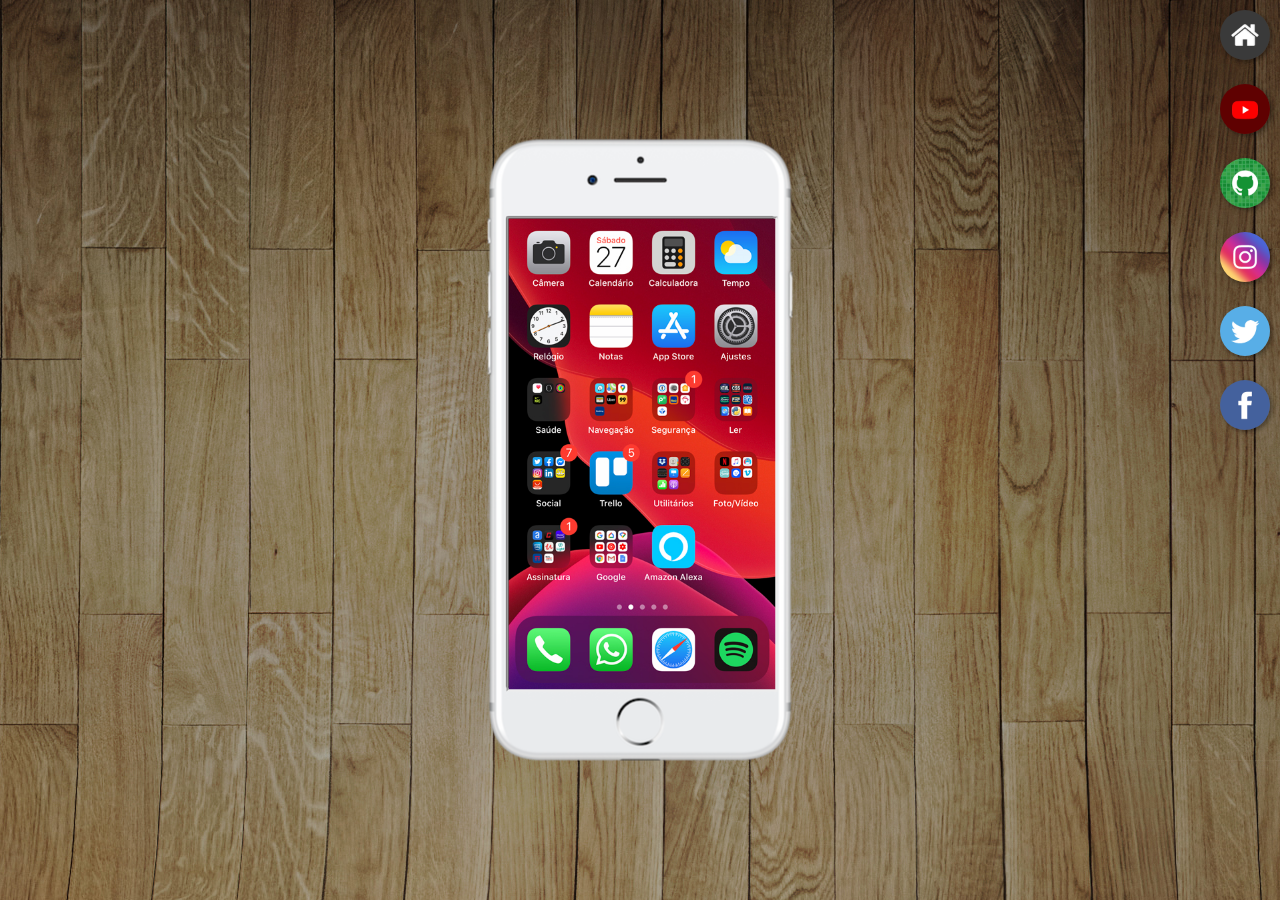
<file: index.html>
<!DOCTYPE html>
<html lang="pt-br">
<head>
  <meta charset="UTF-8">
  <meta http-equiv="X-UA-Compatible" content="IE=edge">
  <meta name="viewport" content="width=device-width, initial-scale=1.0">
  <link rel="shortcut icon" href="favicon.ico" type="image/x-icon">
  <title>Projeto redes sociais</title>
  <link rel="stylesheet" href="estilos/style.css">
</head>
<body>
  <main>
    <section id="telefone">
      <iframe src="home.html"  name="tela" id="tela">
        Seu navegador não é compativel com isso.
      </iframe>

    </section>
    <section id="redes-sociais">
      <a href="home.html" target="tela"><img src="imagens/logo-home.jpg" alt="Home"></a><br>
      <a href="youtube.html" target="tela"> <img src="imagens/logo-youtube.jpg" alt="youtube"></a><br>
      <a href="github.html" target="tela"><img src="imagens/logo-github.jpg" alt="Github"></a><br>
      <a href="instagram.html" target="tela"><img src="imagens/logo-instagram.jpg" alt="logo-instagram"></a><br>
      <a href="twitter.html" target="tela"><img src="imagens/logo-twitter.jpg" alt=" twitter"></a><br>
      <a href="facebook.html" target="tela"><img src="imagens/logo-facebook.jpg" alt="facebook"></a><br>

    </section>
    
  </main>
</body>
</html>
</file>
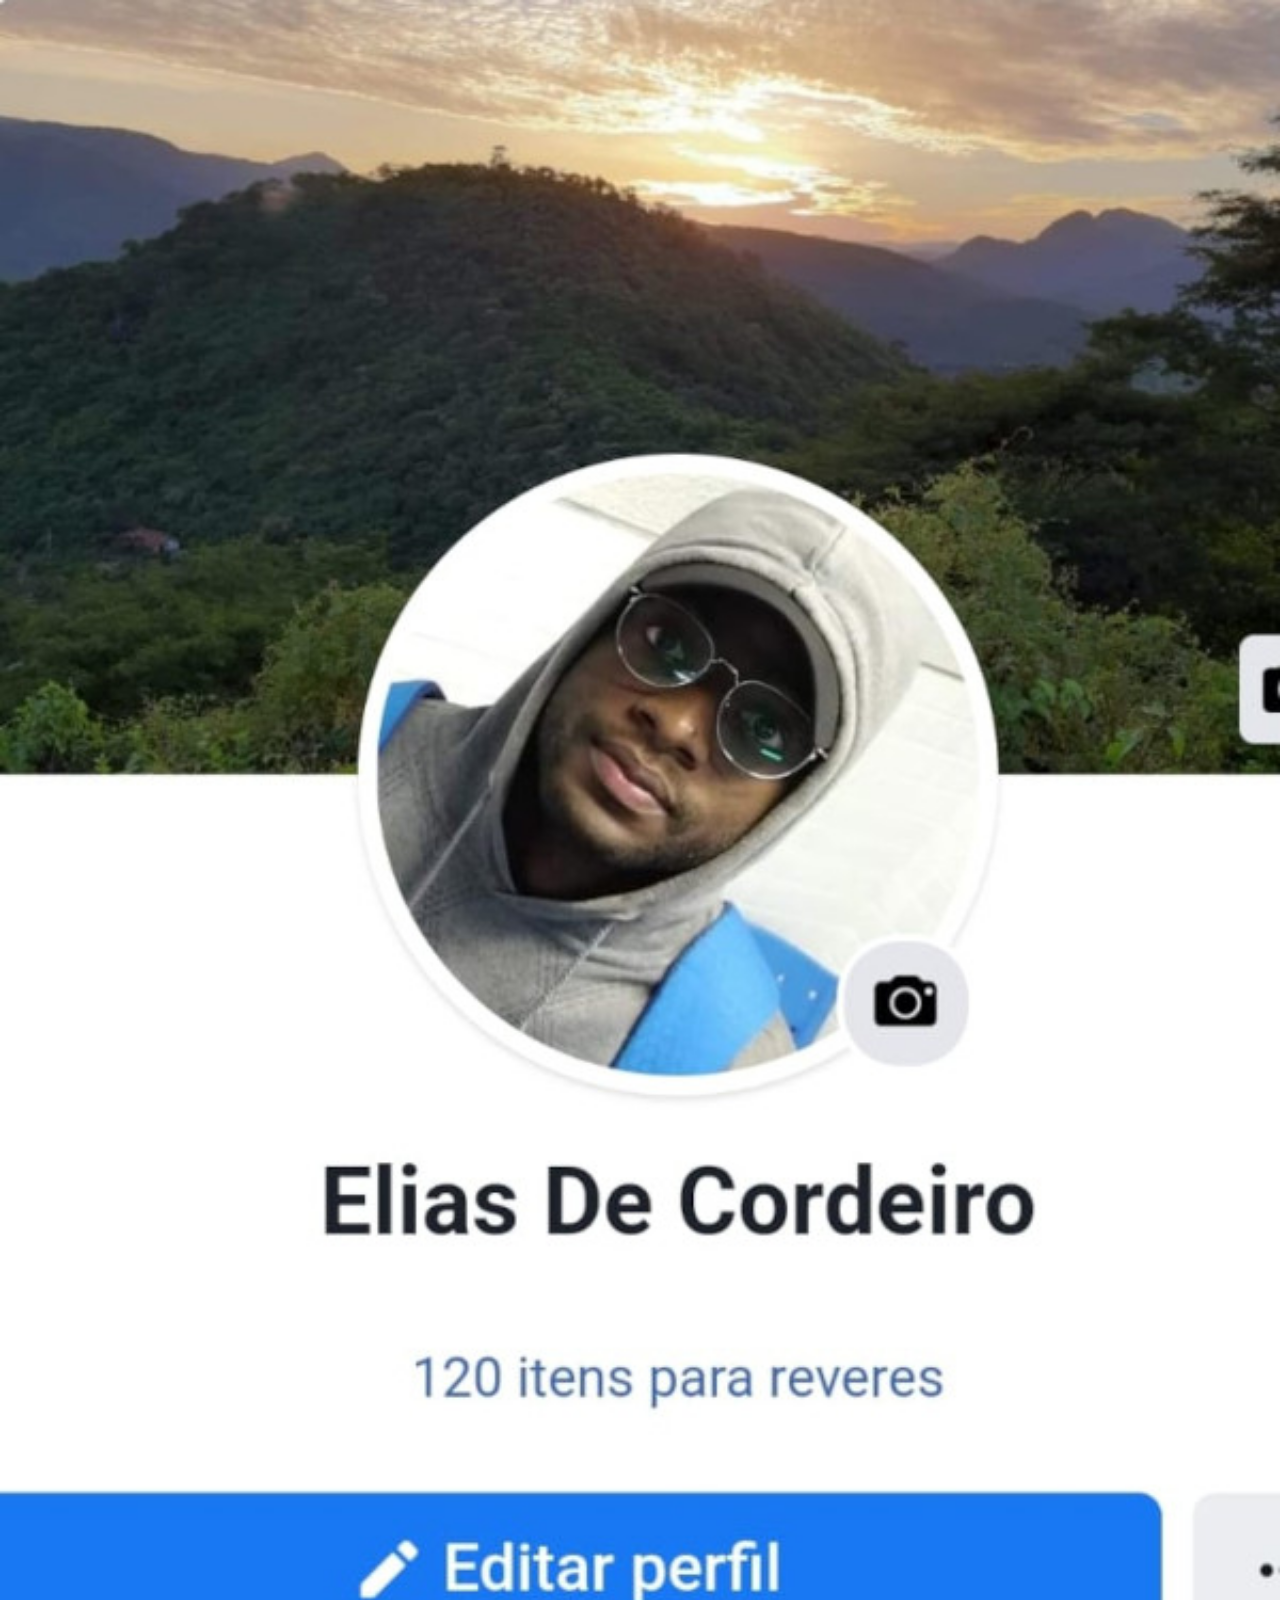
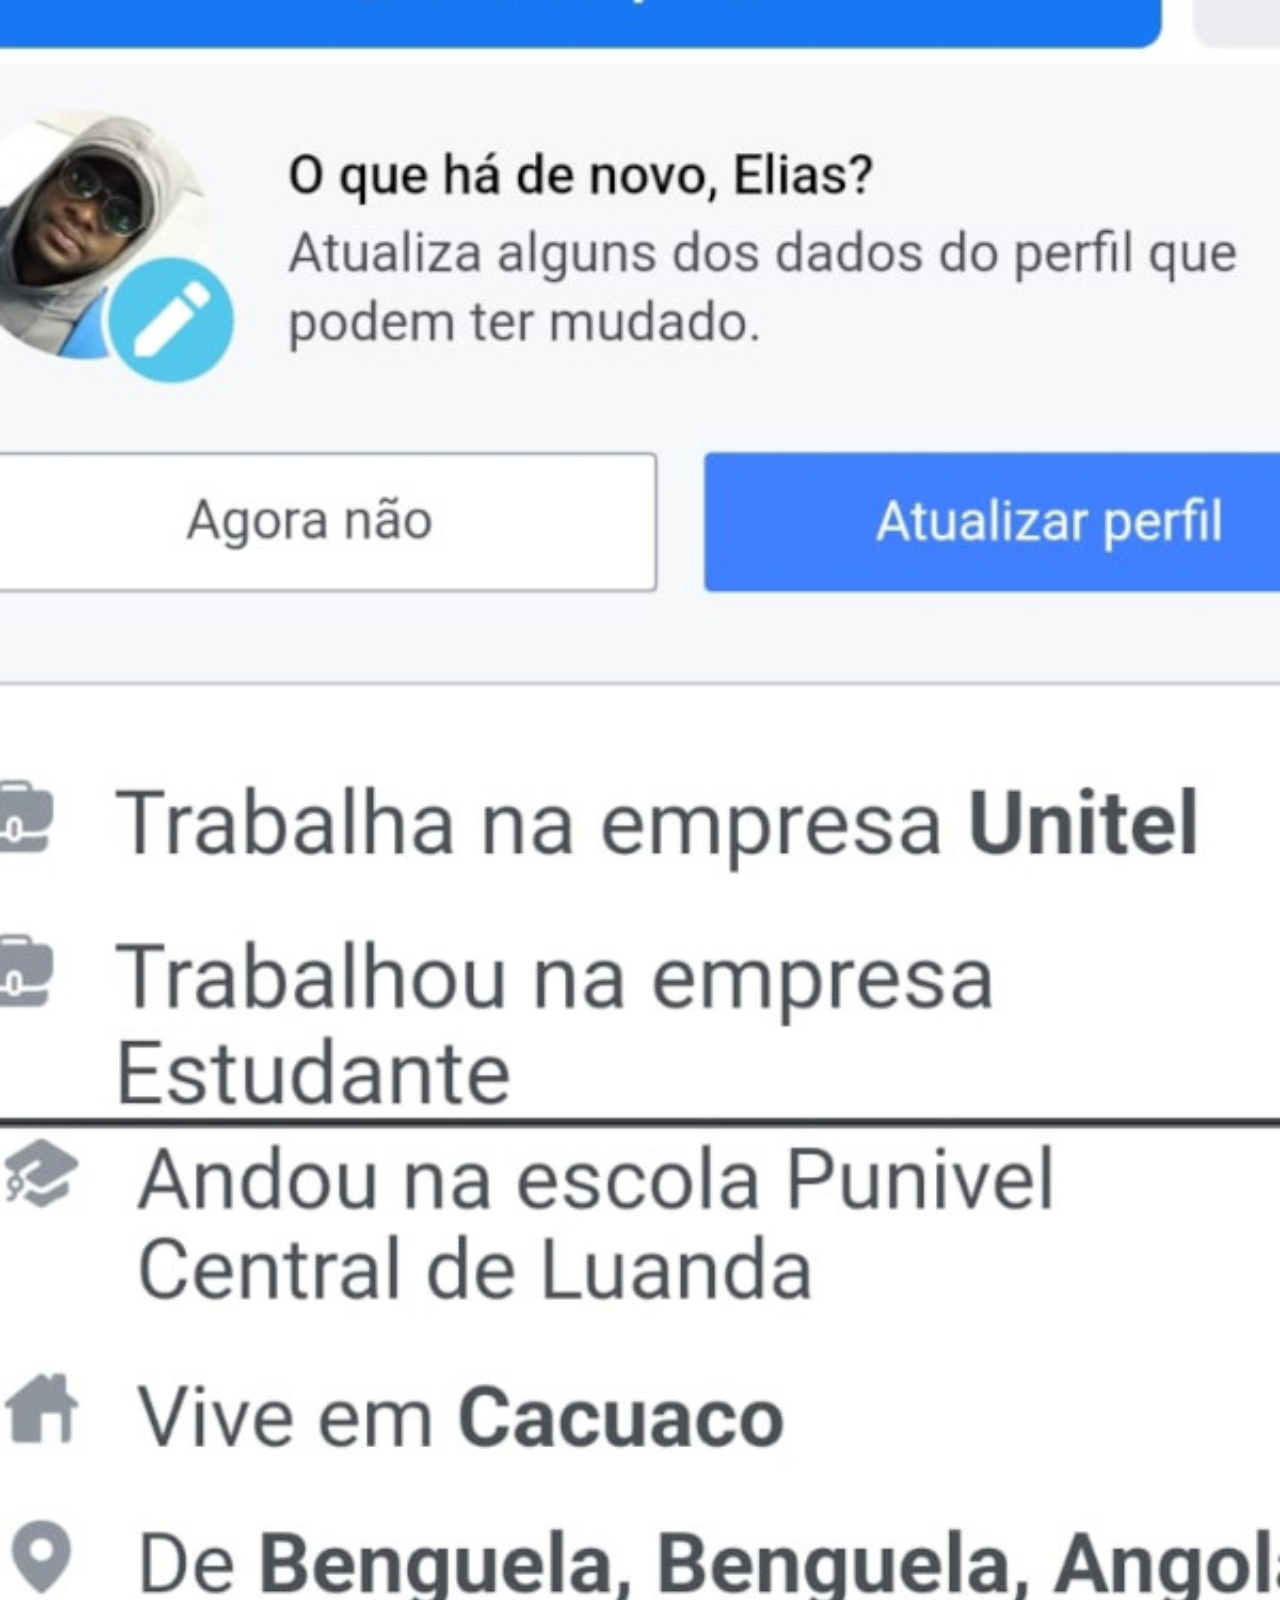
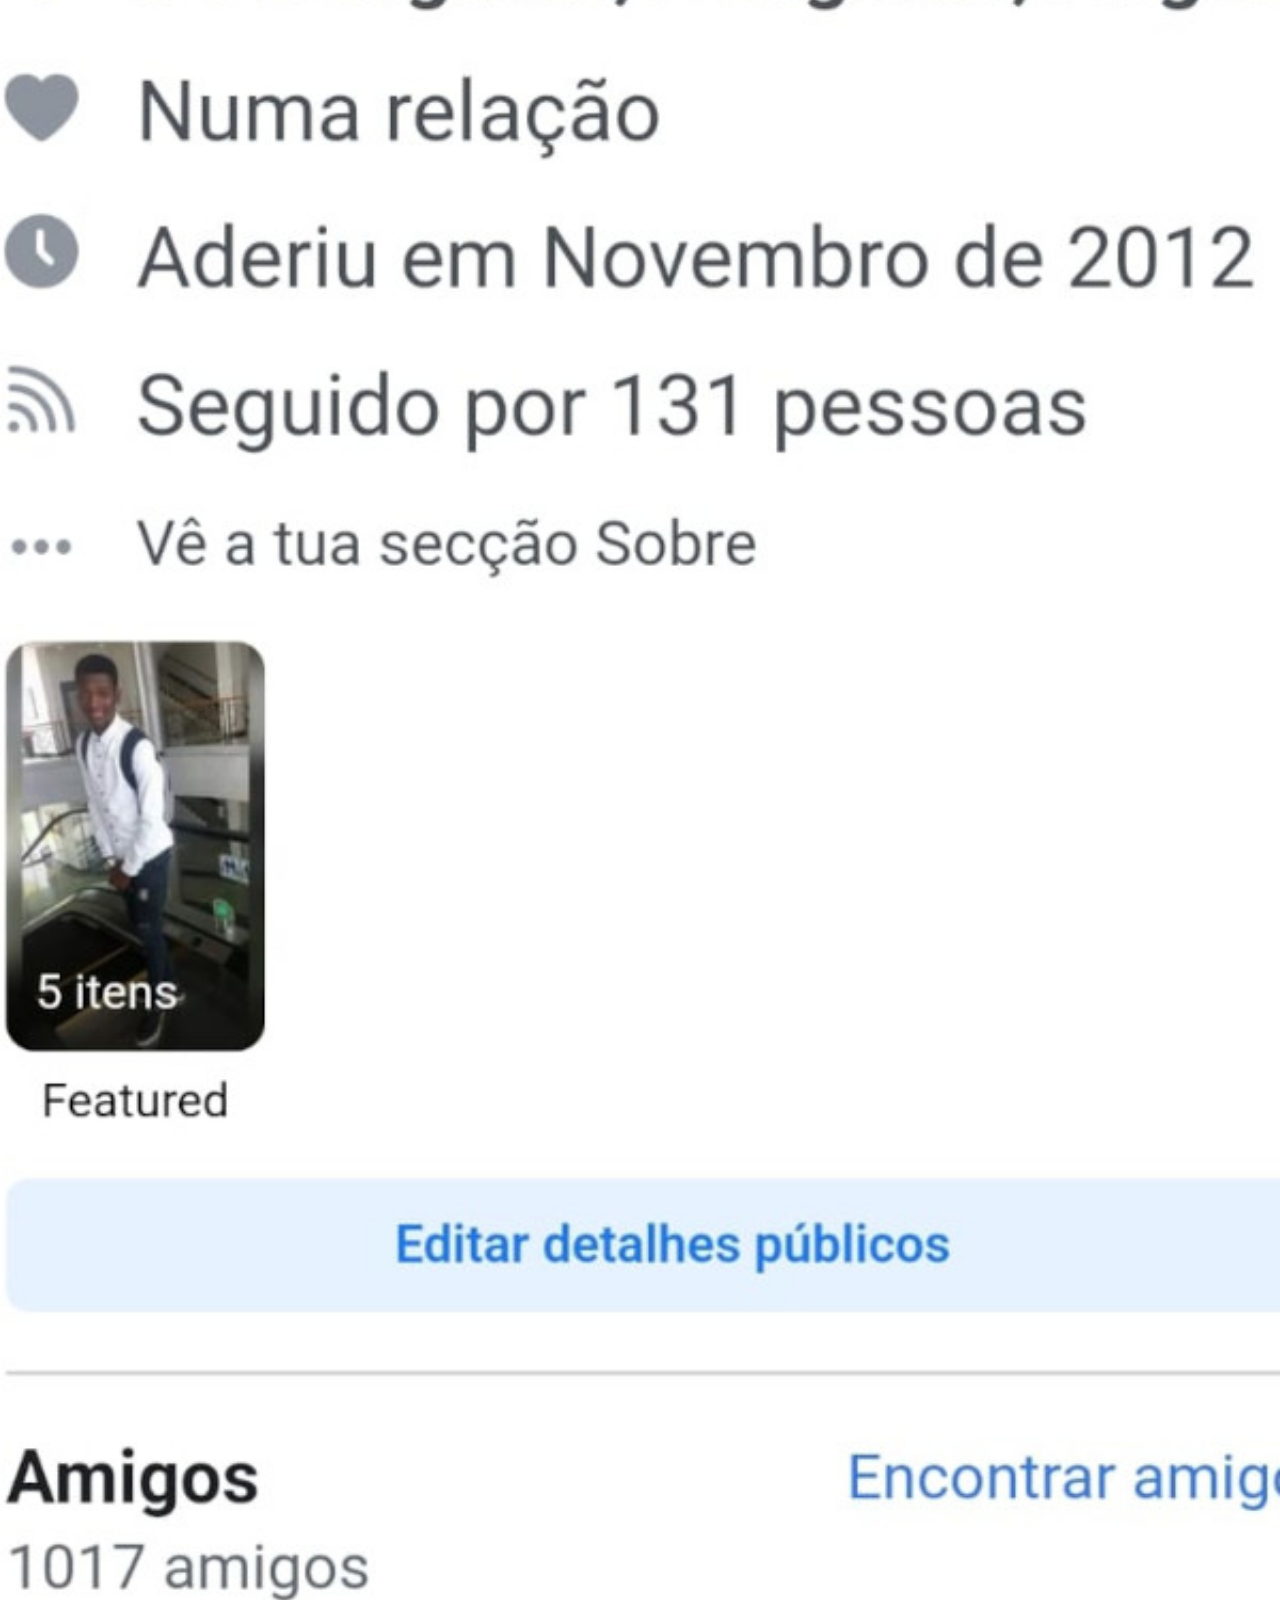
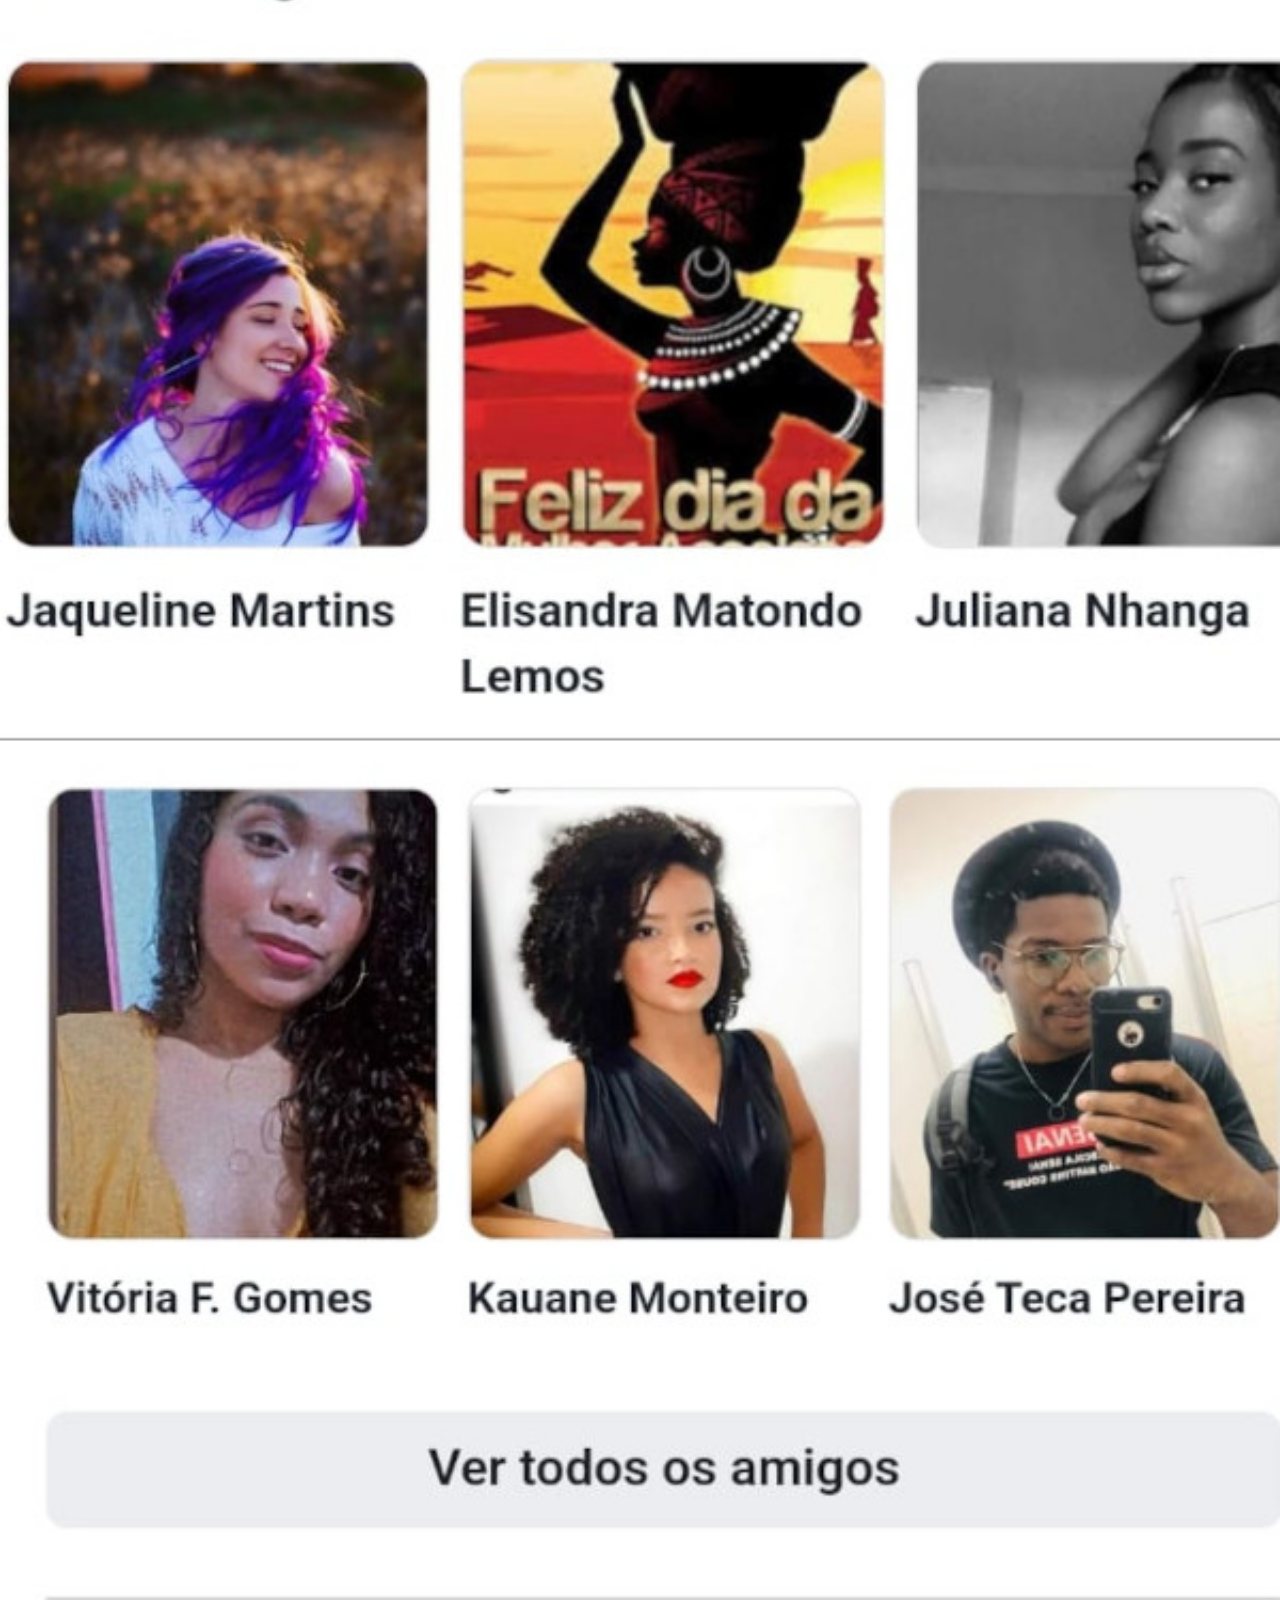
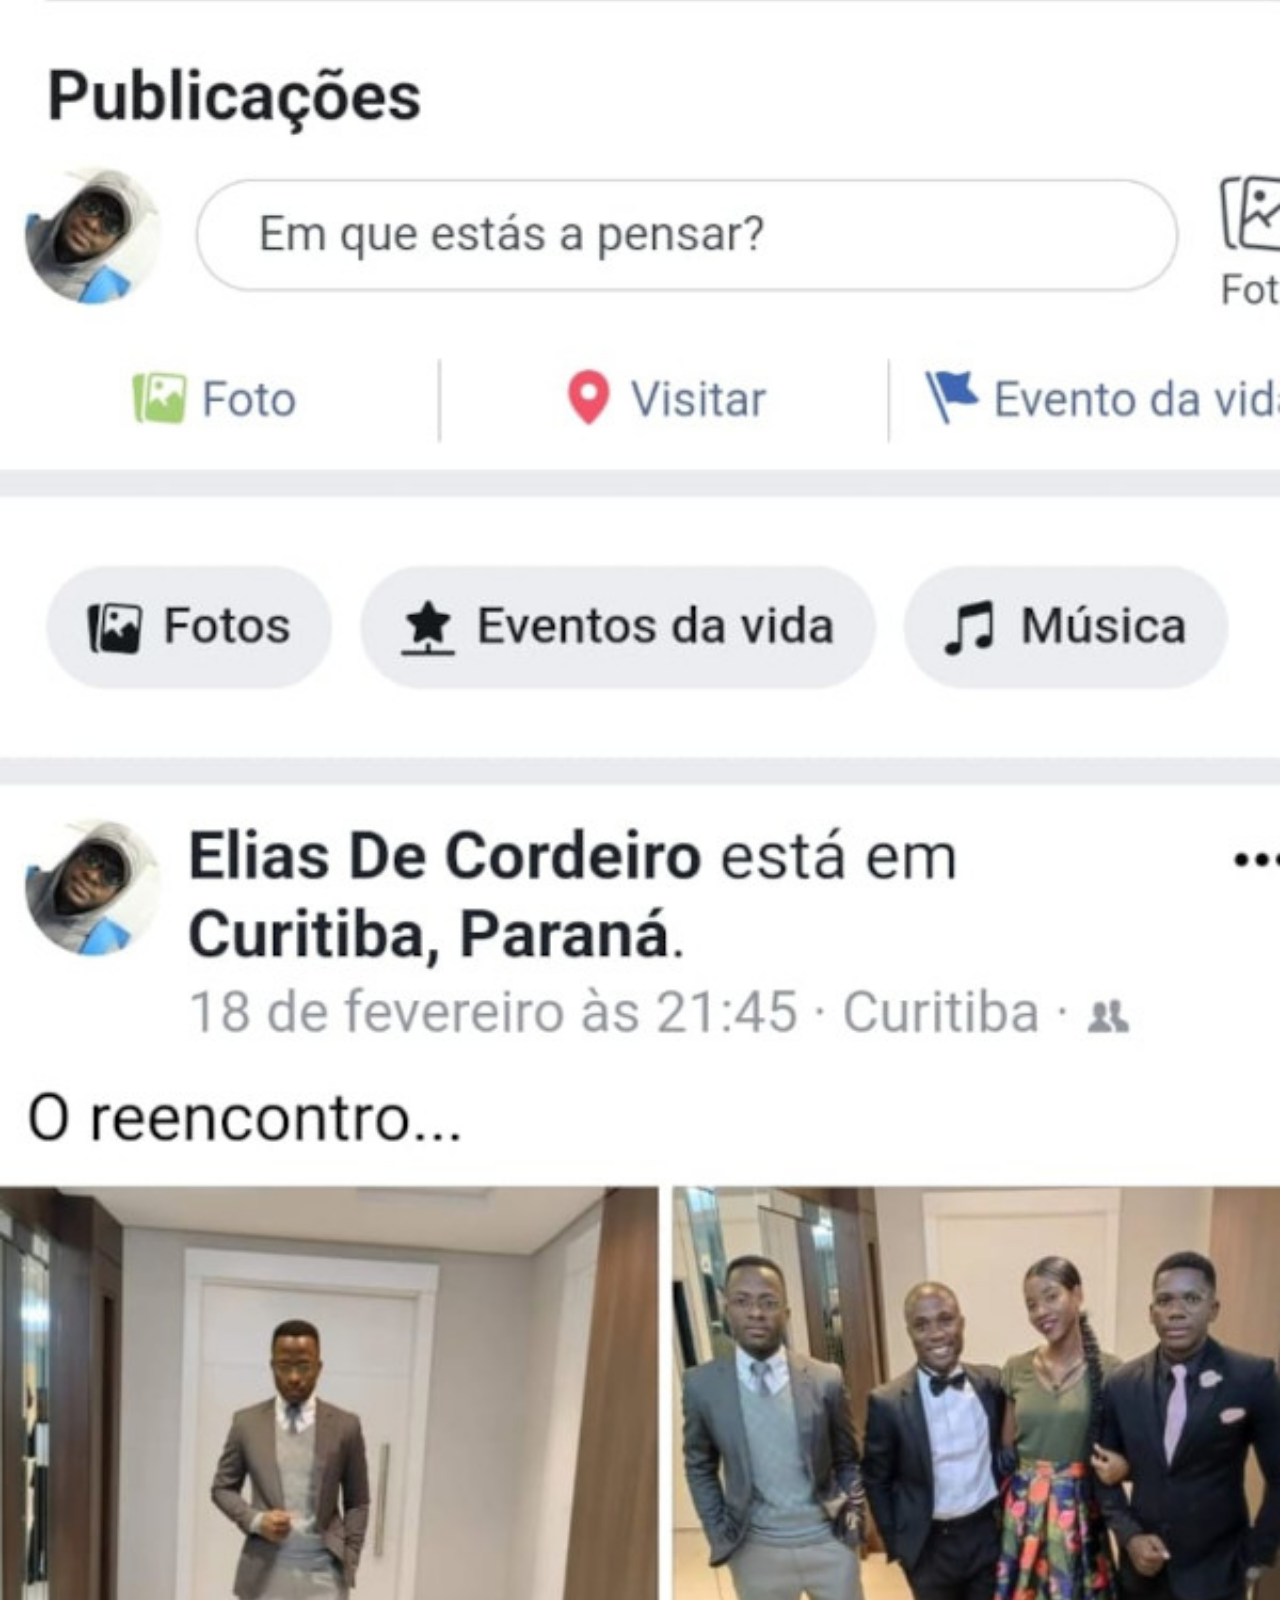
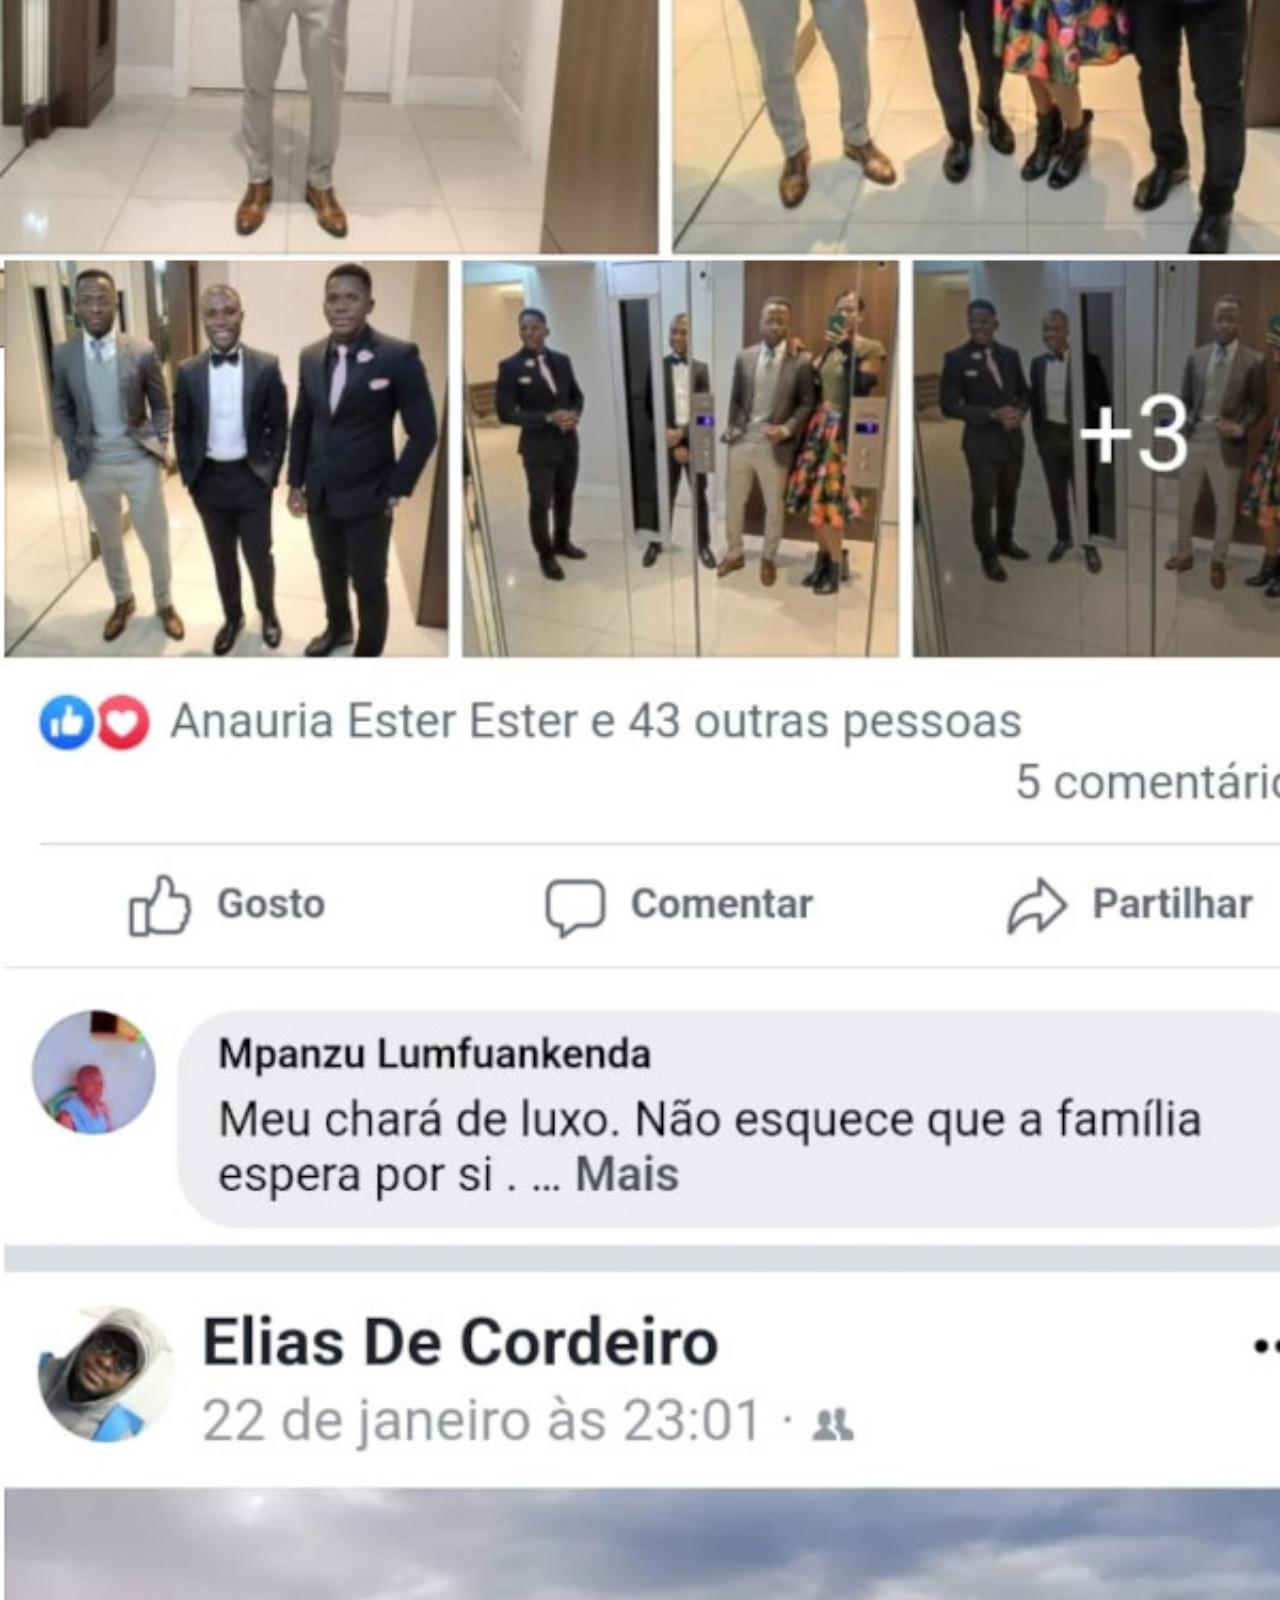
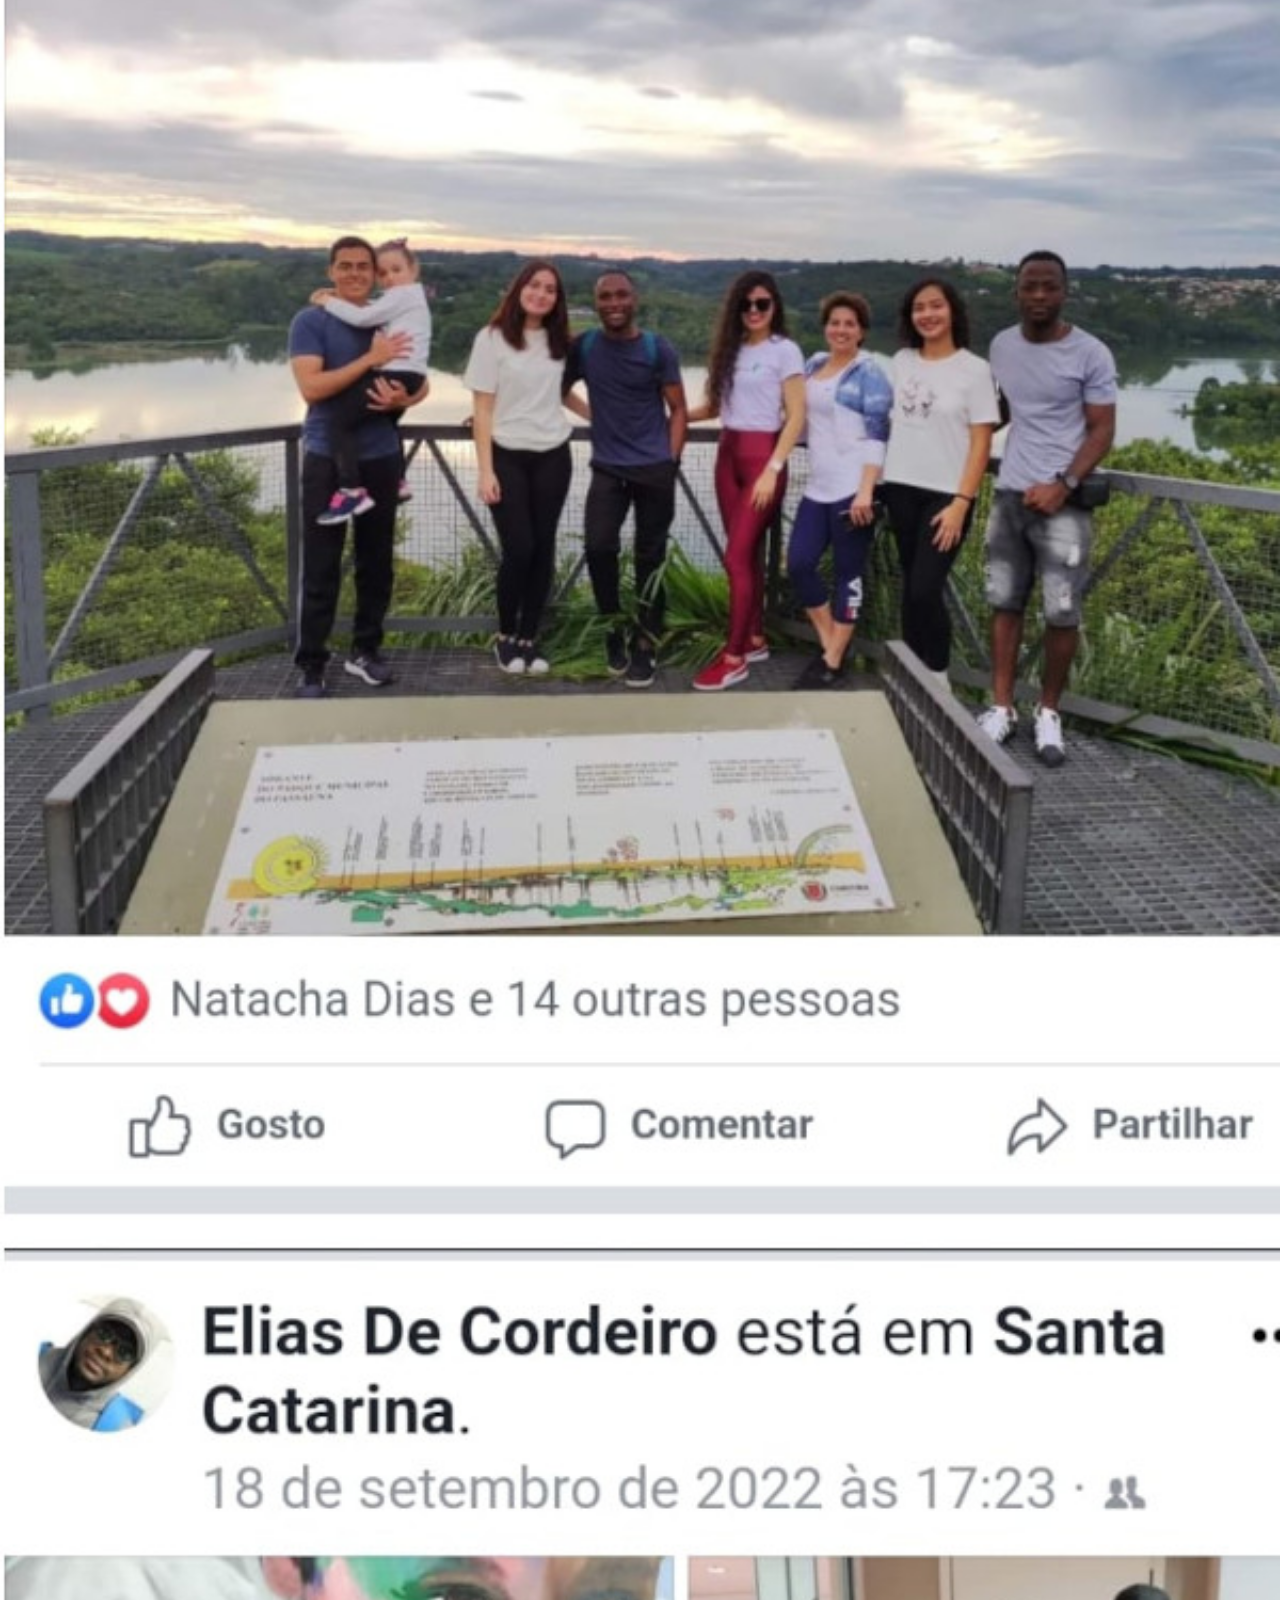
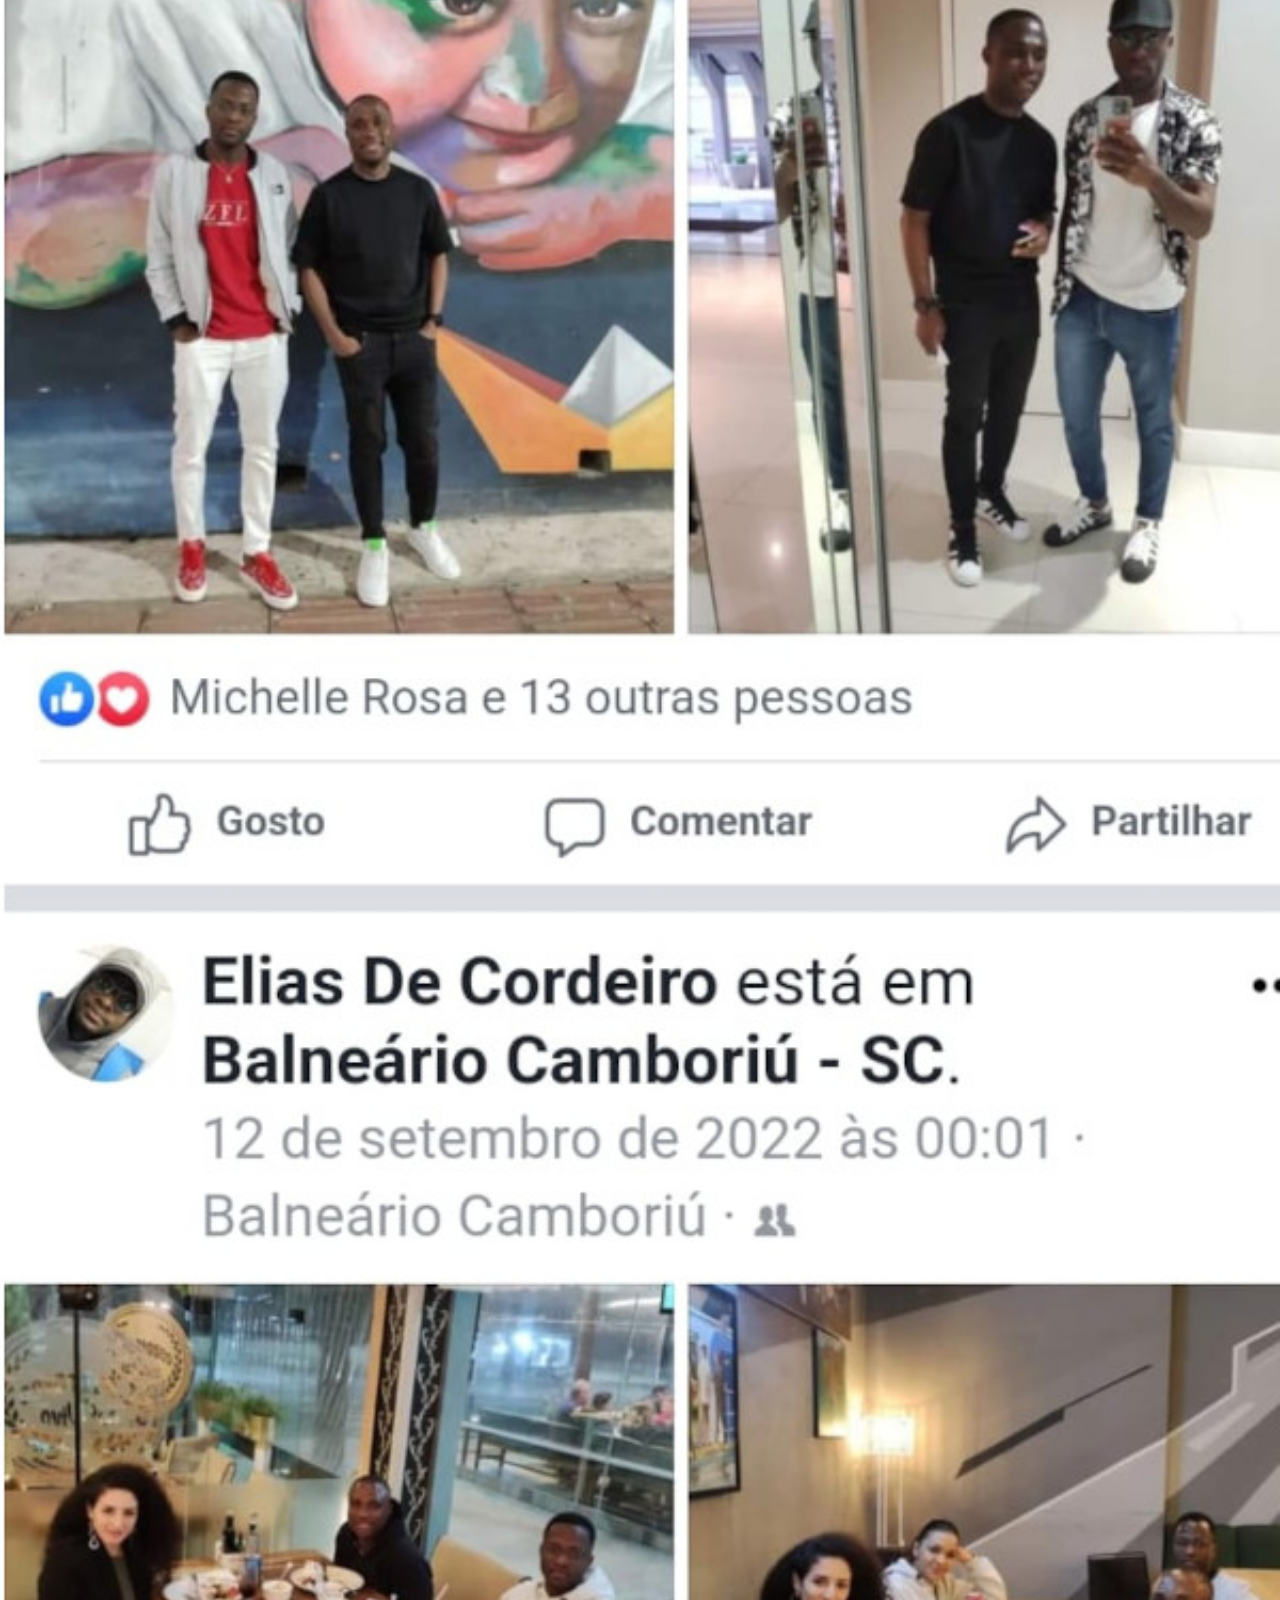
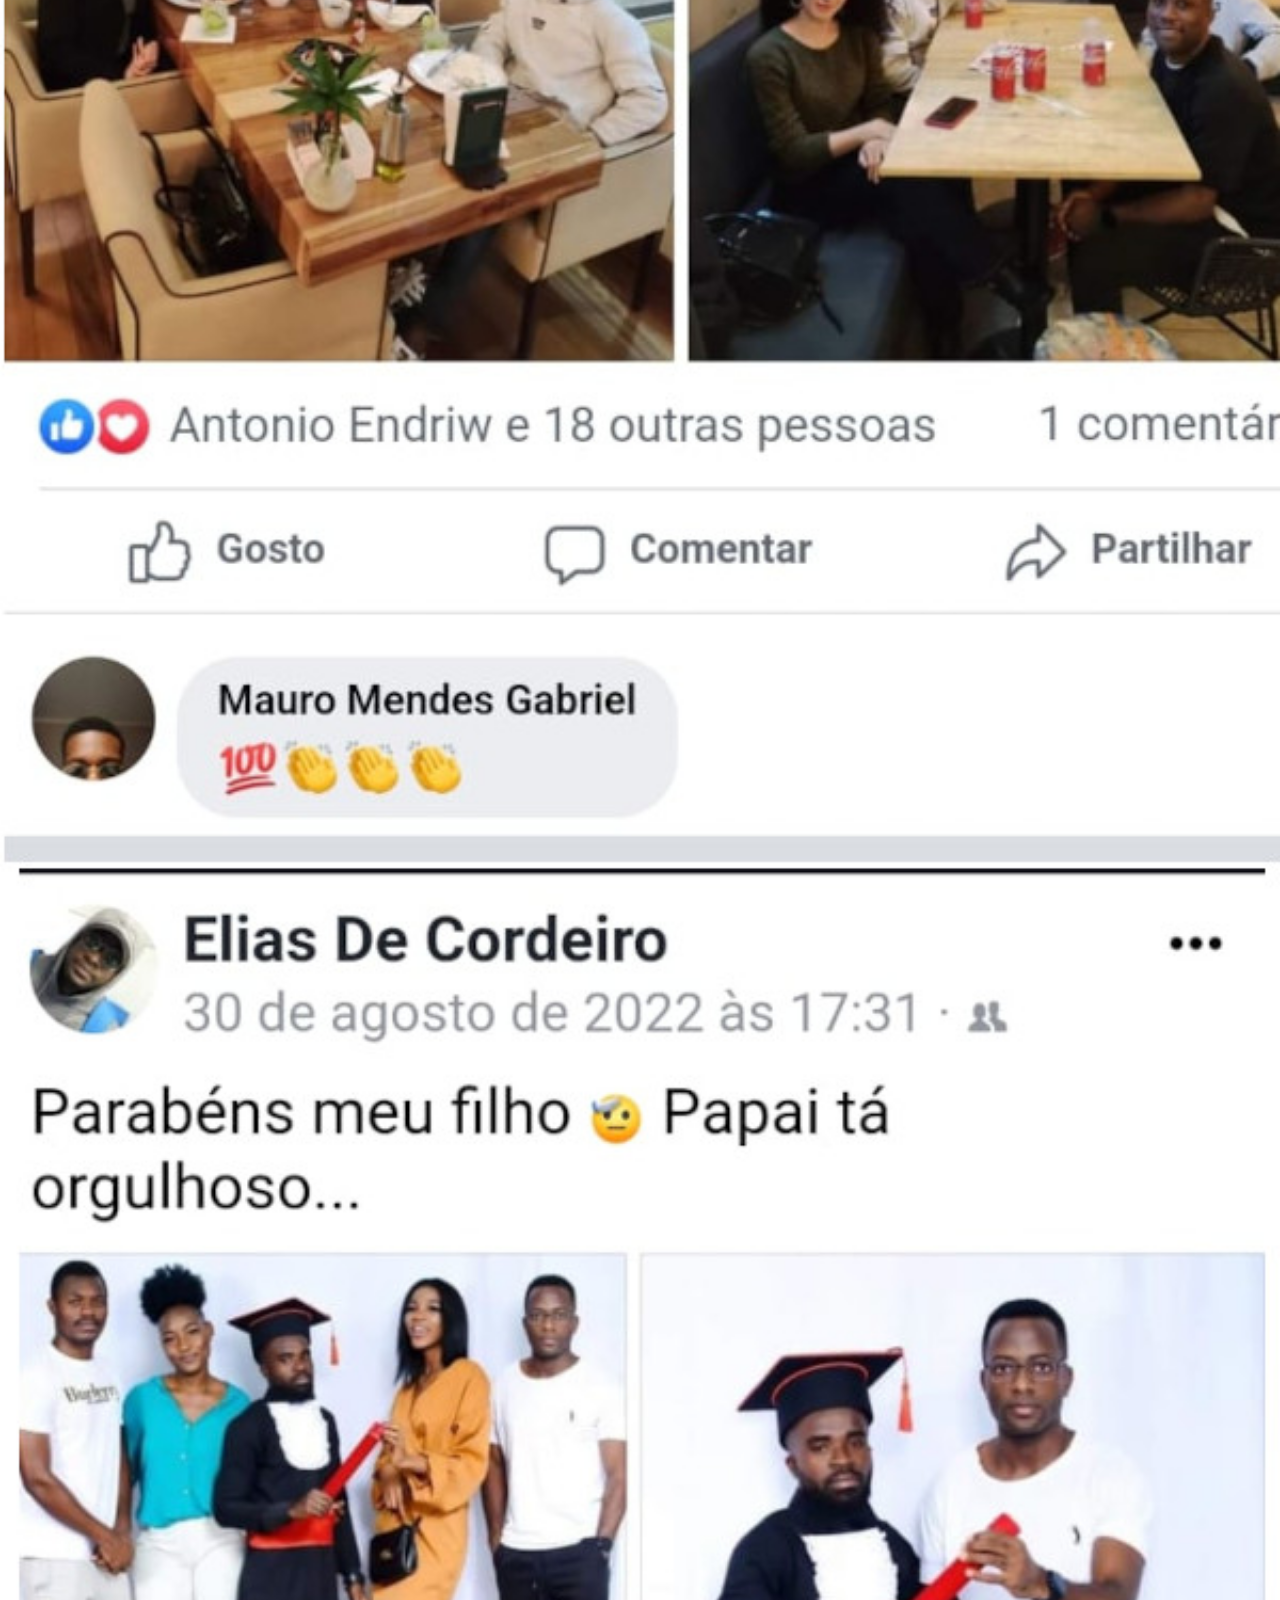
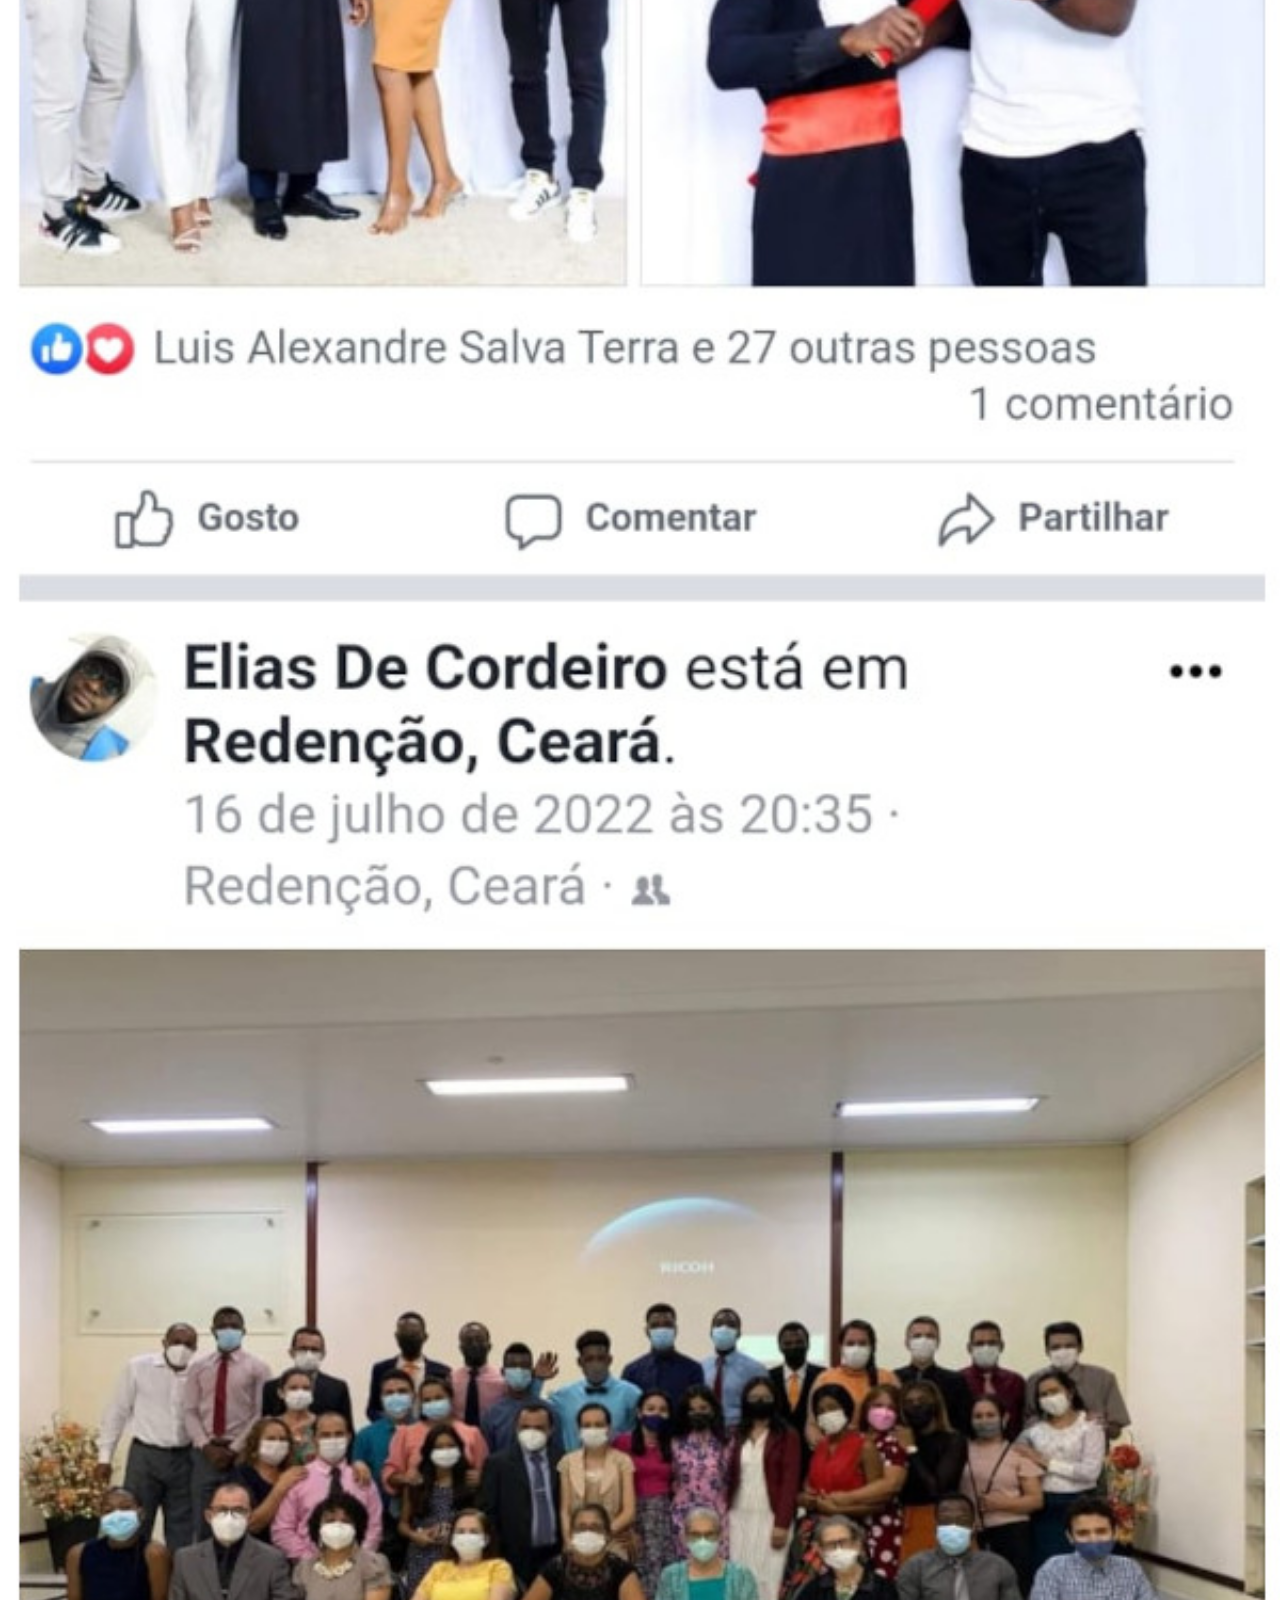
<file: facebook.html>
<!DOCTYPE html>
<html lang="pt-br">
<head>
  <meta charset="UTF-8">
  <meta http-equiv="X-UA-Compatible" content="IE=edge">
  <meta name="viewport" content="width=device-width, initial-scale=1.0">
  <title>facebook</title>
  <link rel="stylesheet" href="estilos/social.css">
</head>
<body>
  <img src="imagens/tela-facebbok.jpg"twitter">
  <a href="https://www.facebook.com/" target="_blank">ACESSE</a>
</body>
</html>
</file>
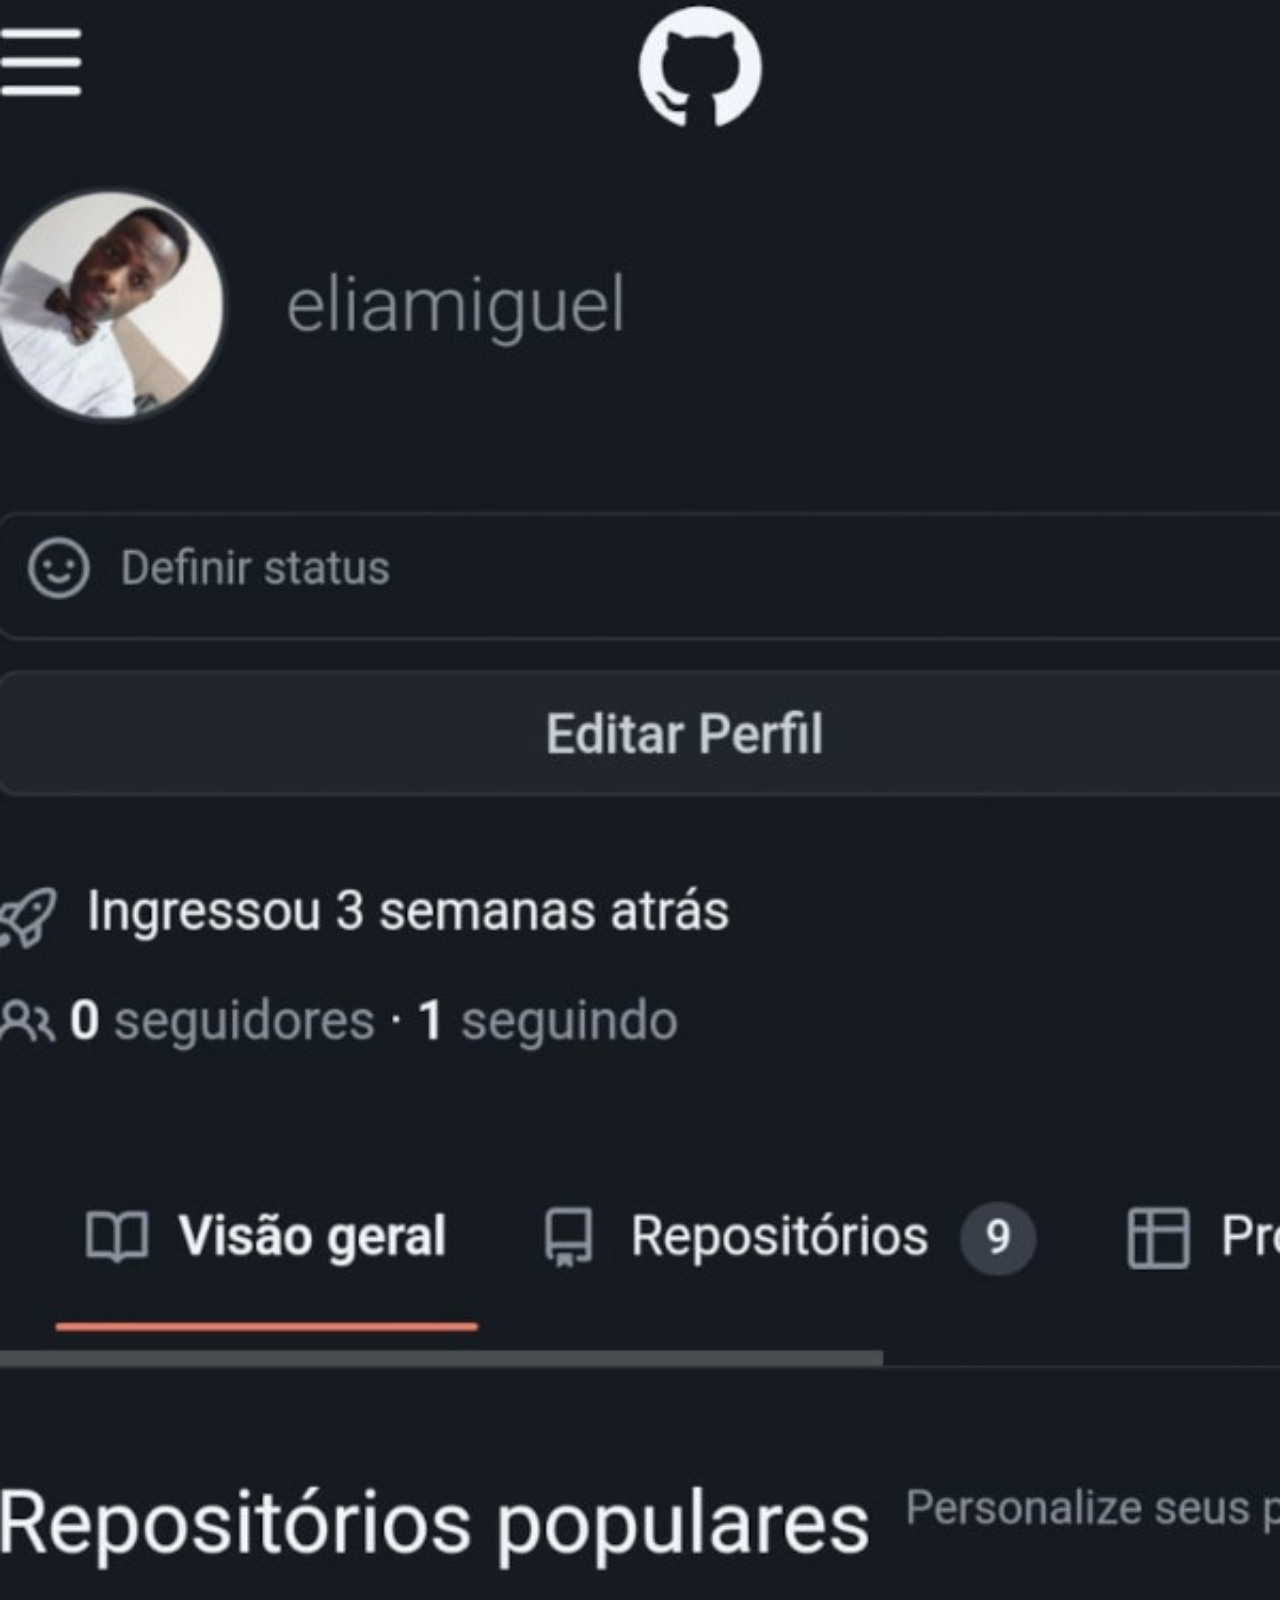
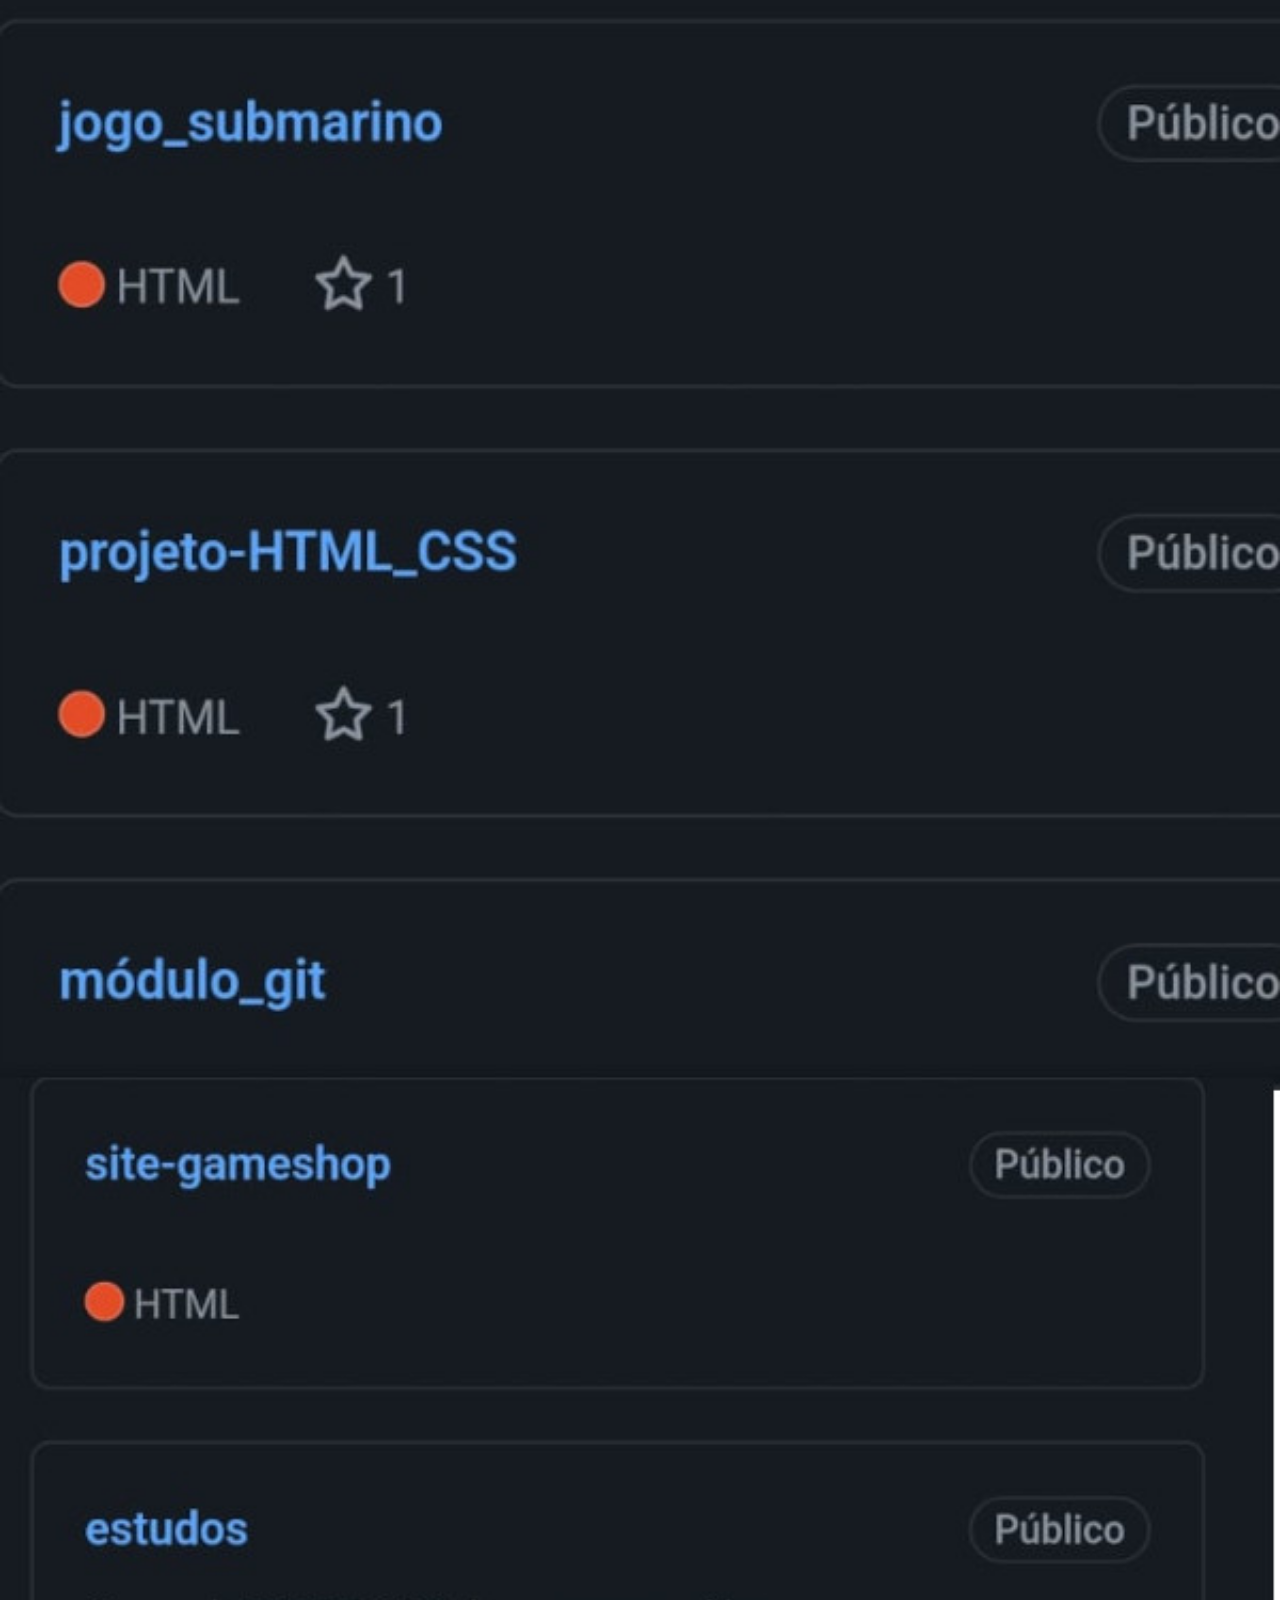
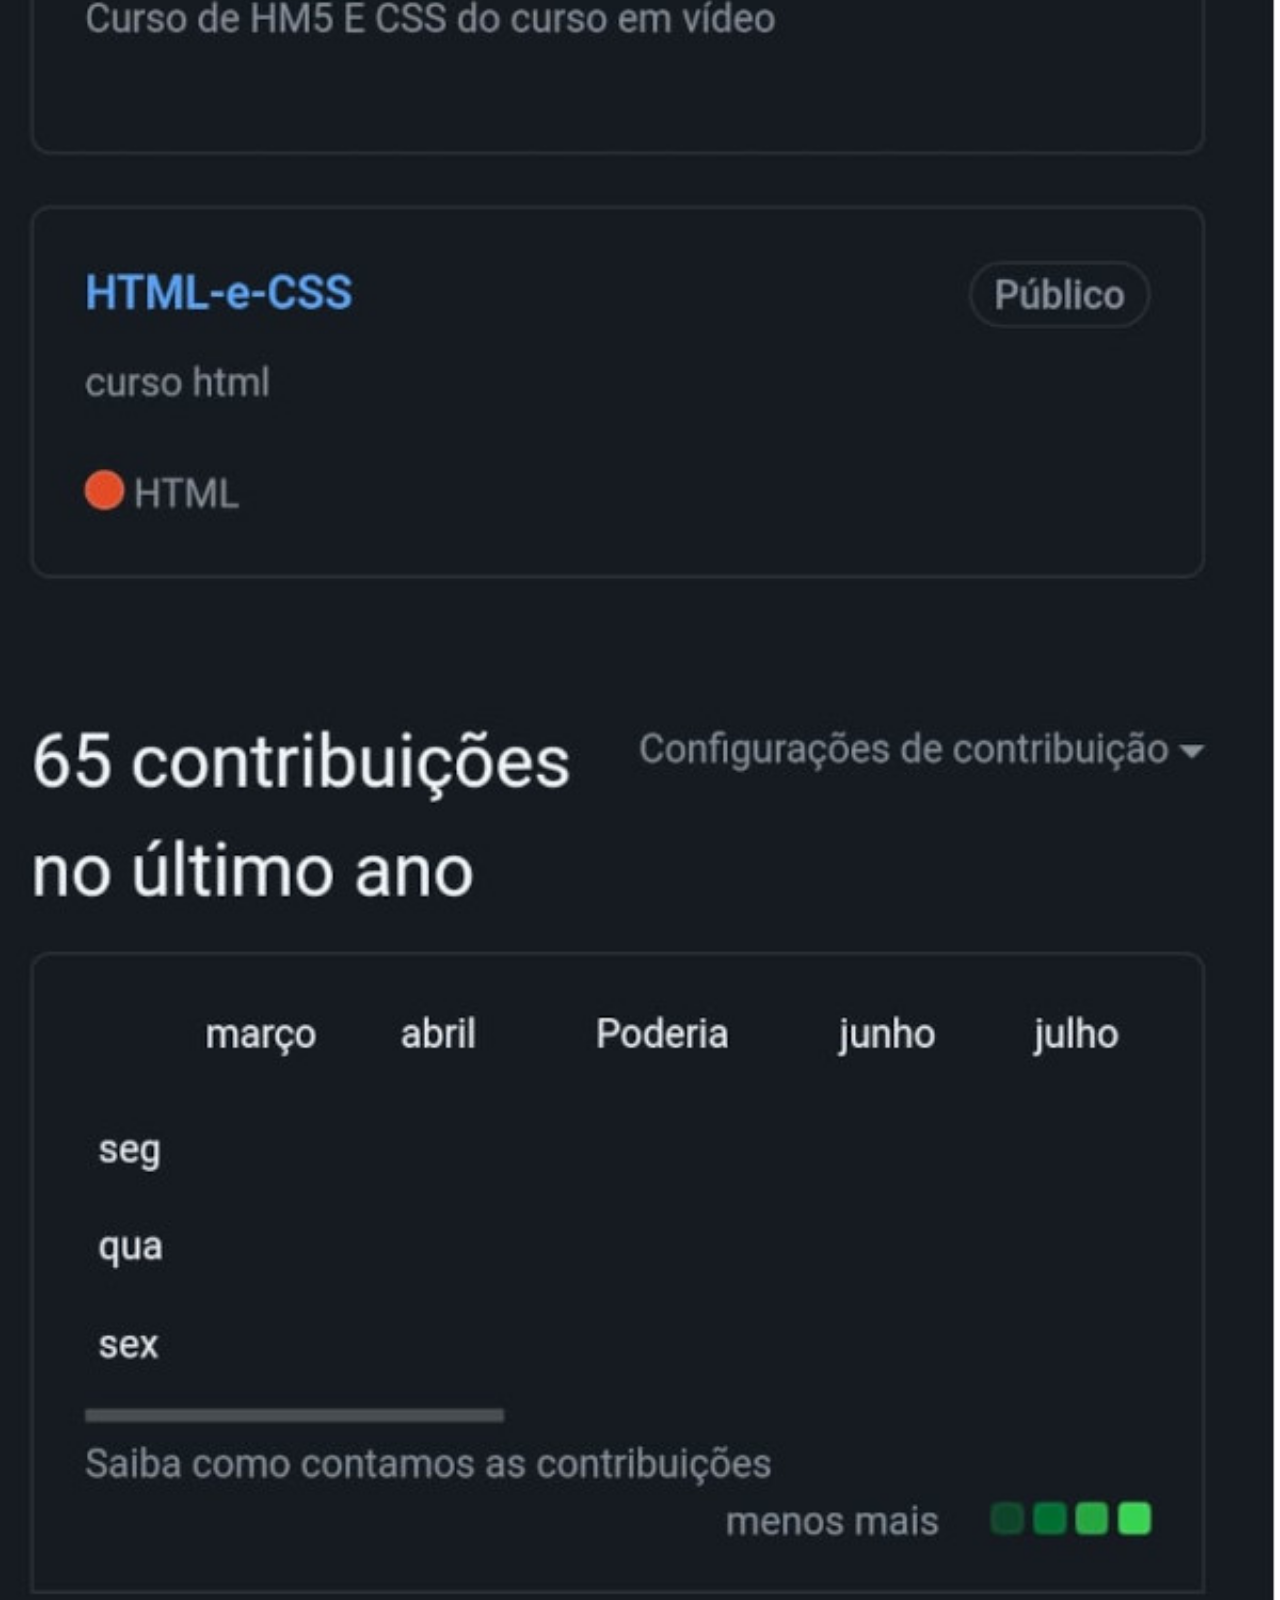
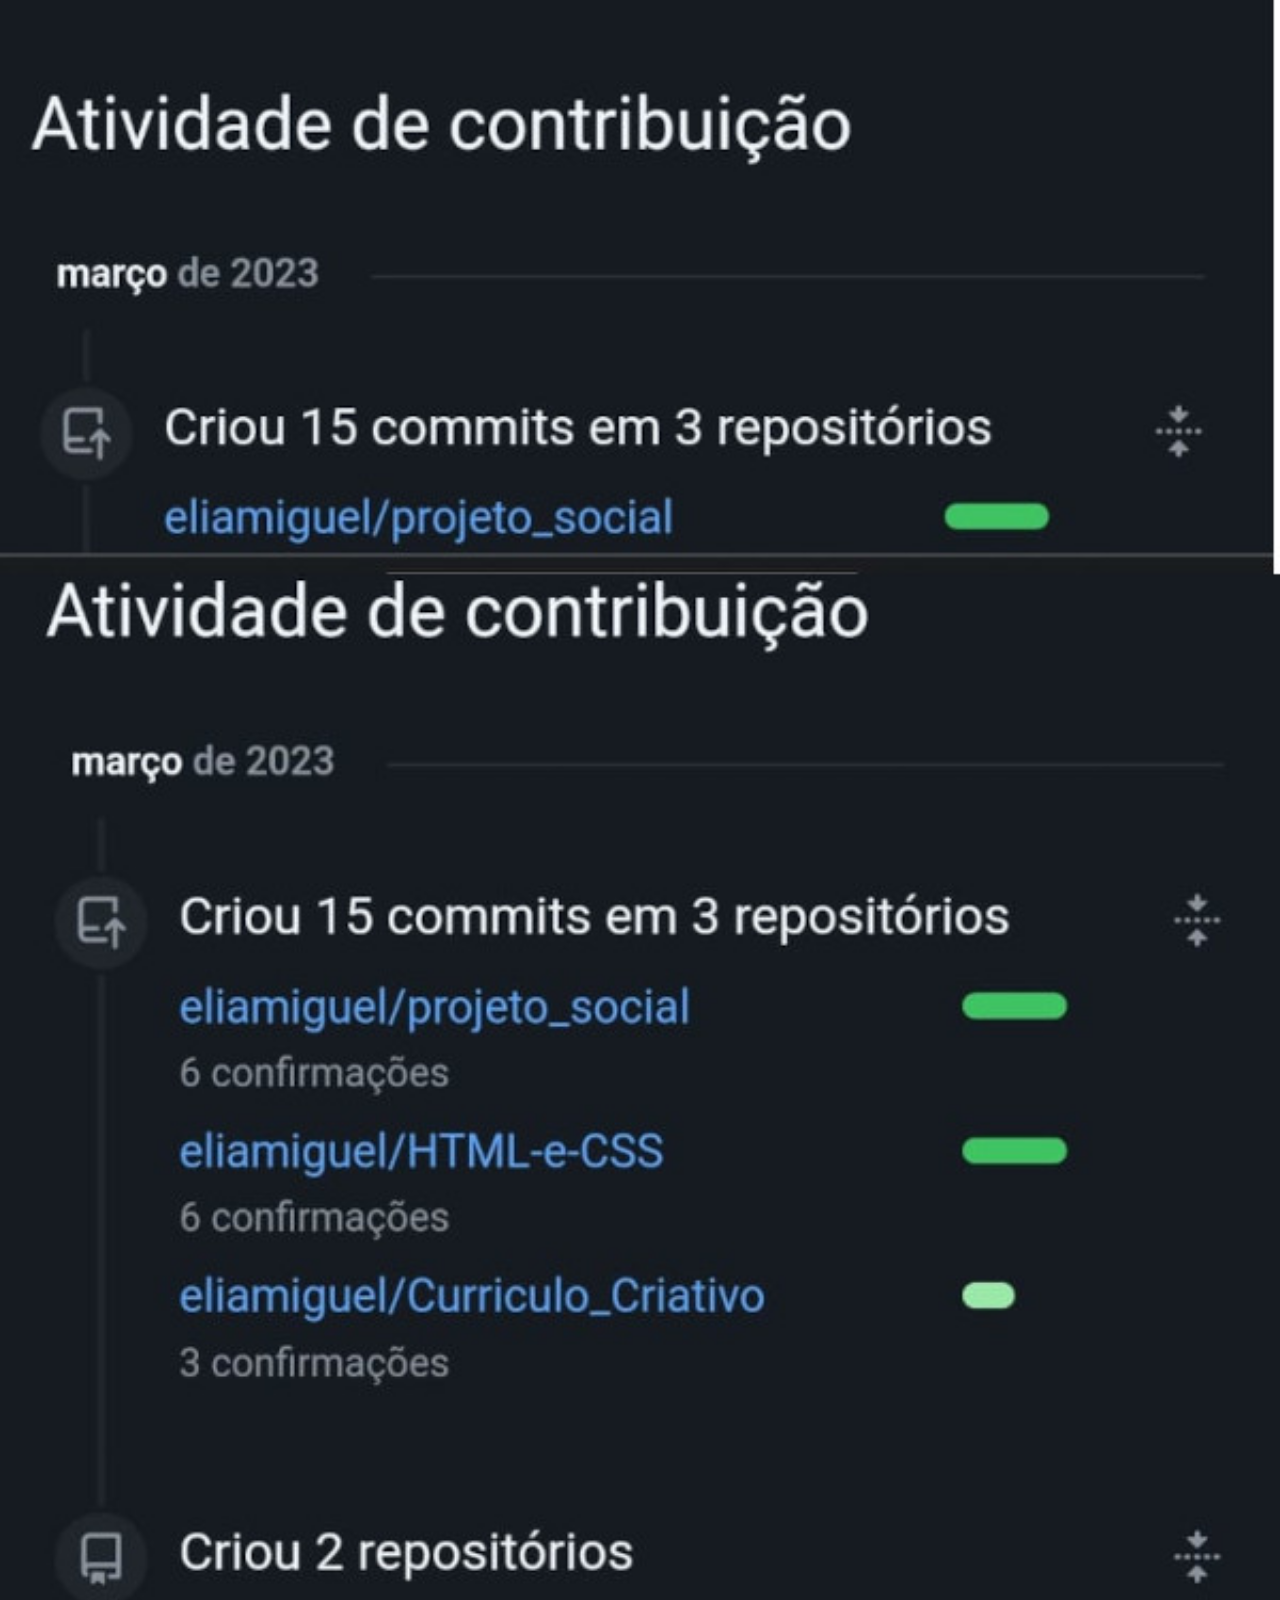
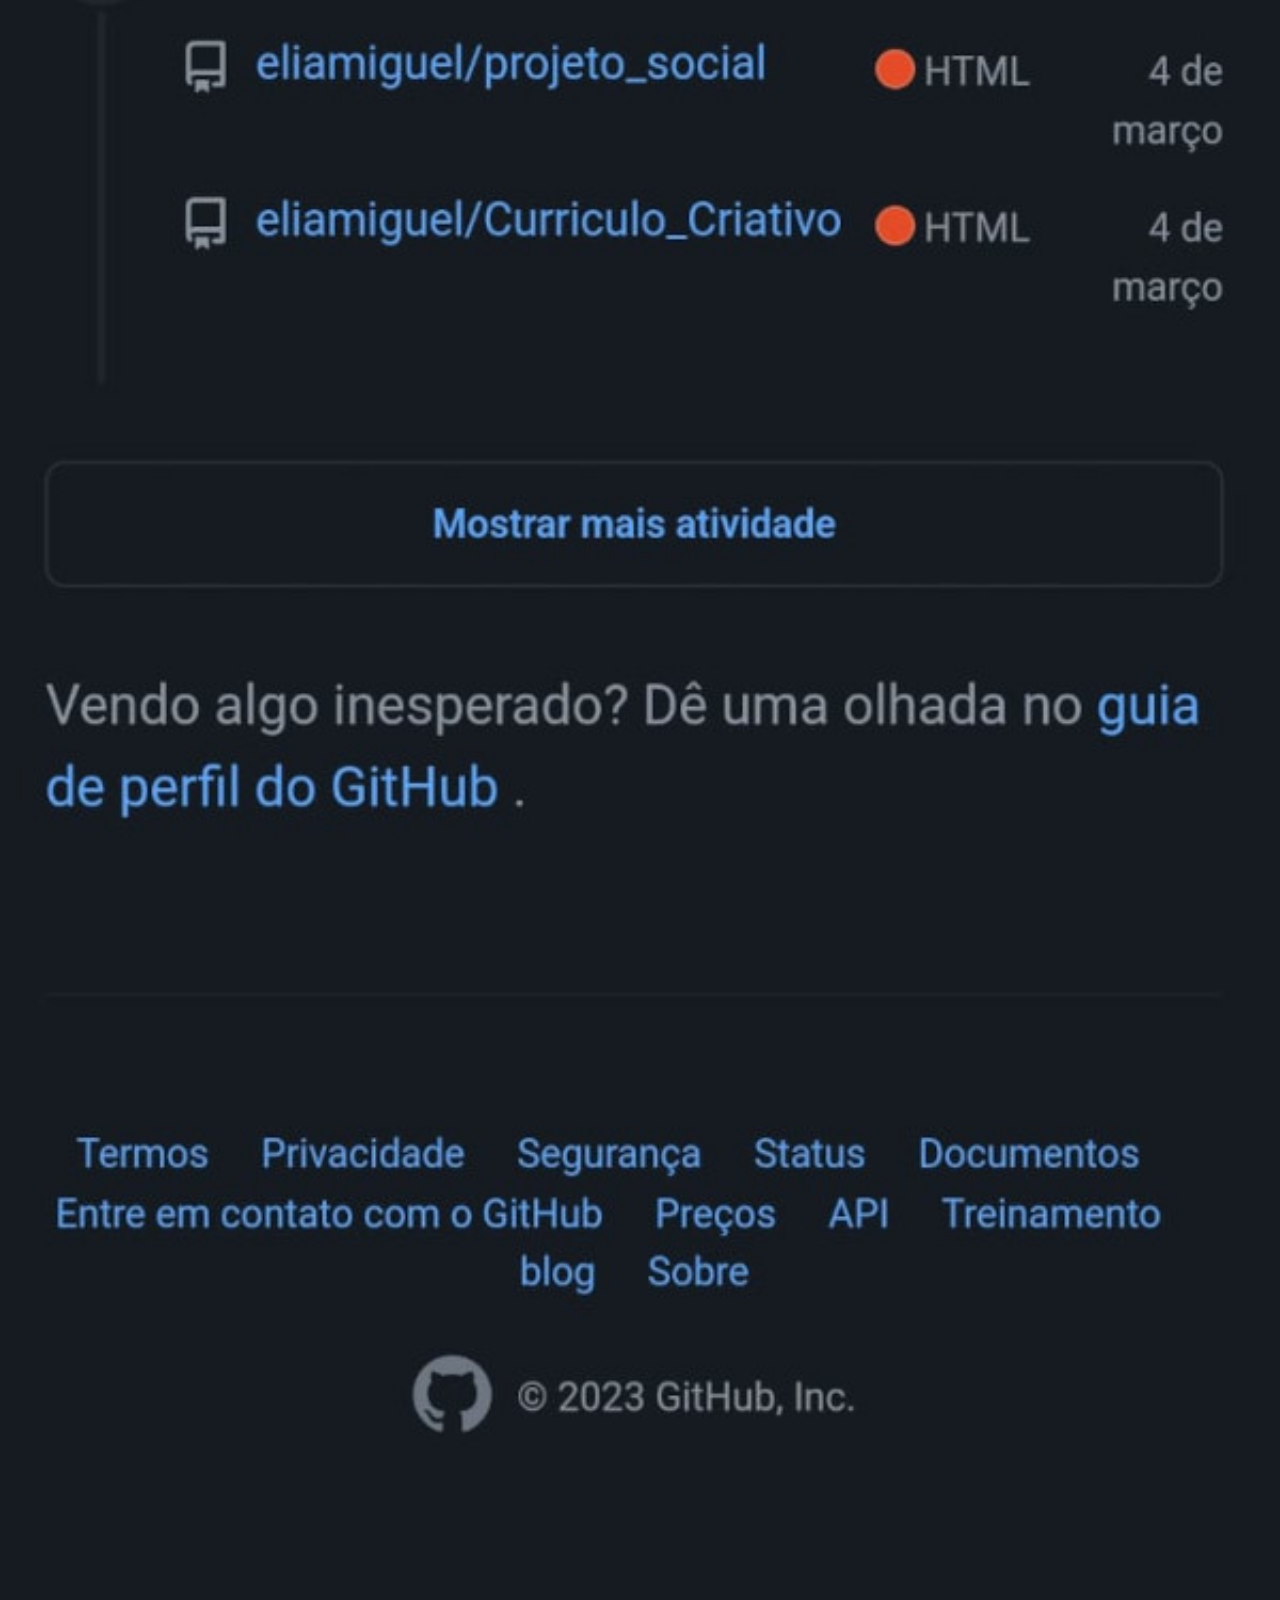
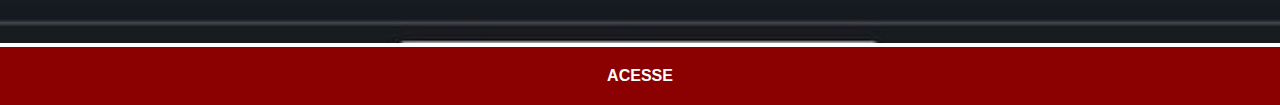
<file: github.html>
<!DOCTYPE html>
<html lang="pt-br">
<head>
  <meta charset="UTF-8">
  <meta http-equiv="X-UA-Compatible" content="IE=edge">
  <meta name="viewport" content="width=device-width, initial-scale=1.0">
  <title>Github</title>
  <link rel="stylesheet" href="estilos/social.css">
</head>
<body>
  <img src="imagens/tela-github.jpg" alt="Github">
  <a href="https://github.com/eliamiguel" target="_blank">ACESSE</a>
</body>
</html>
</file>
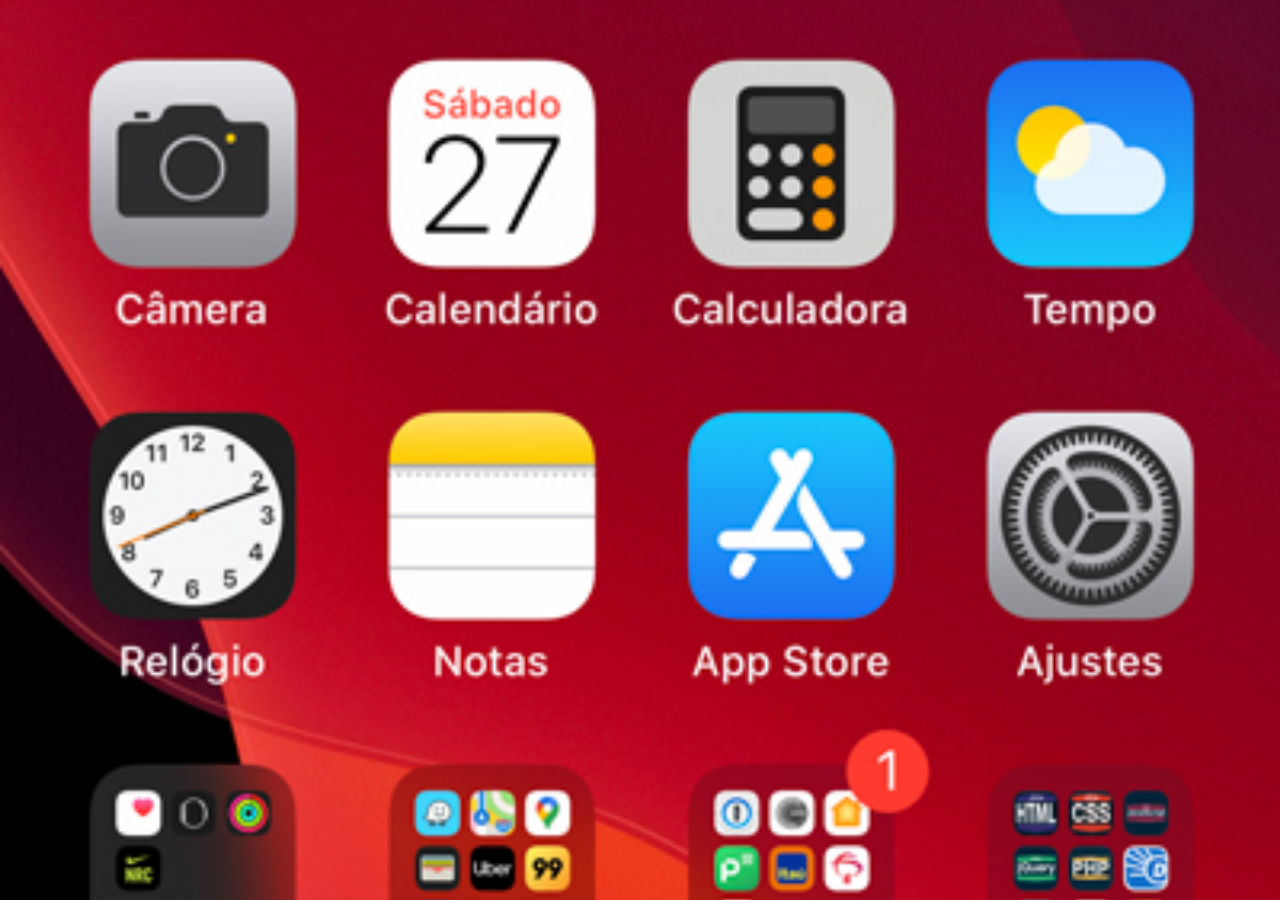
<file: home.html>
<!DOCTYPE html>
<html lang="pt-br">
<head>
  <meta charset="UTF-8">
  <meta http-equiv="X-UA-Compatible" content="IE=edge">
  <meta name="viewport" content="width=device-width, initial-scale=1.0">
  <title>Home</title>
</head>
<style>
  *{margin: 0px;
  padding: 0px;
}
  body{
    width: 100vw;
    height: 100vh;
    background: url('/imagens/tela-home.jpg'
    ) no-repeat top center;
    background-size: cover;
  }
  
</style>
<body>
  
</body>
</html>
</file>
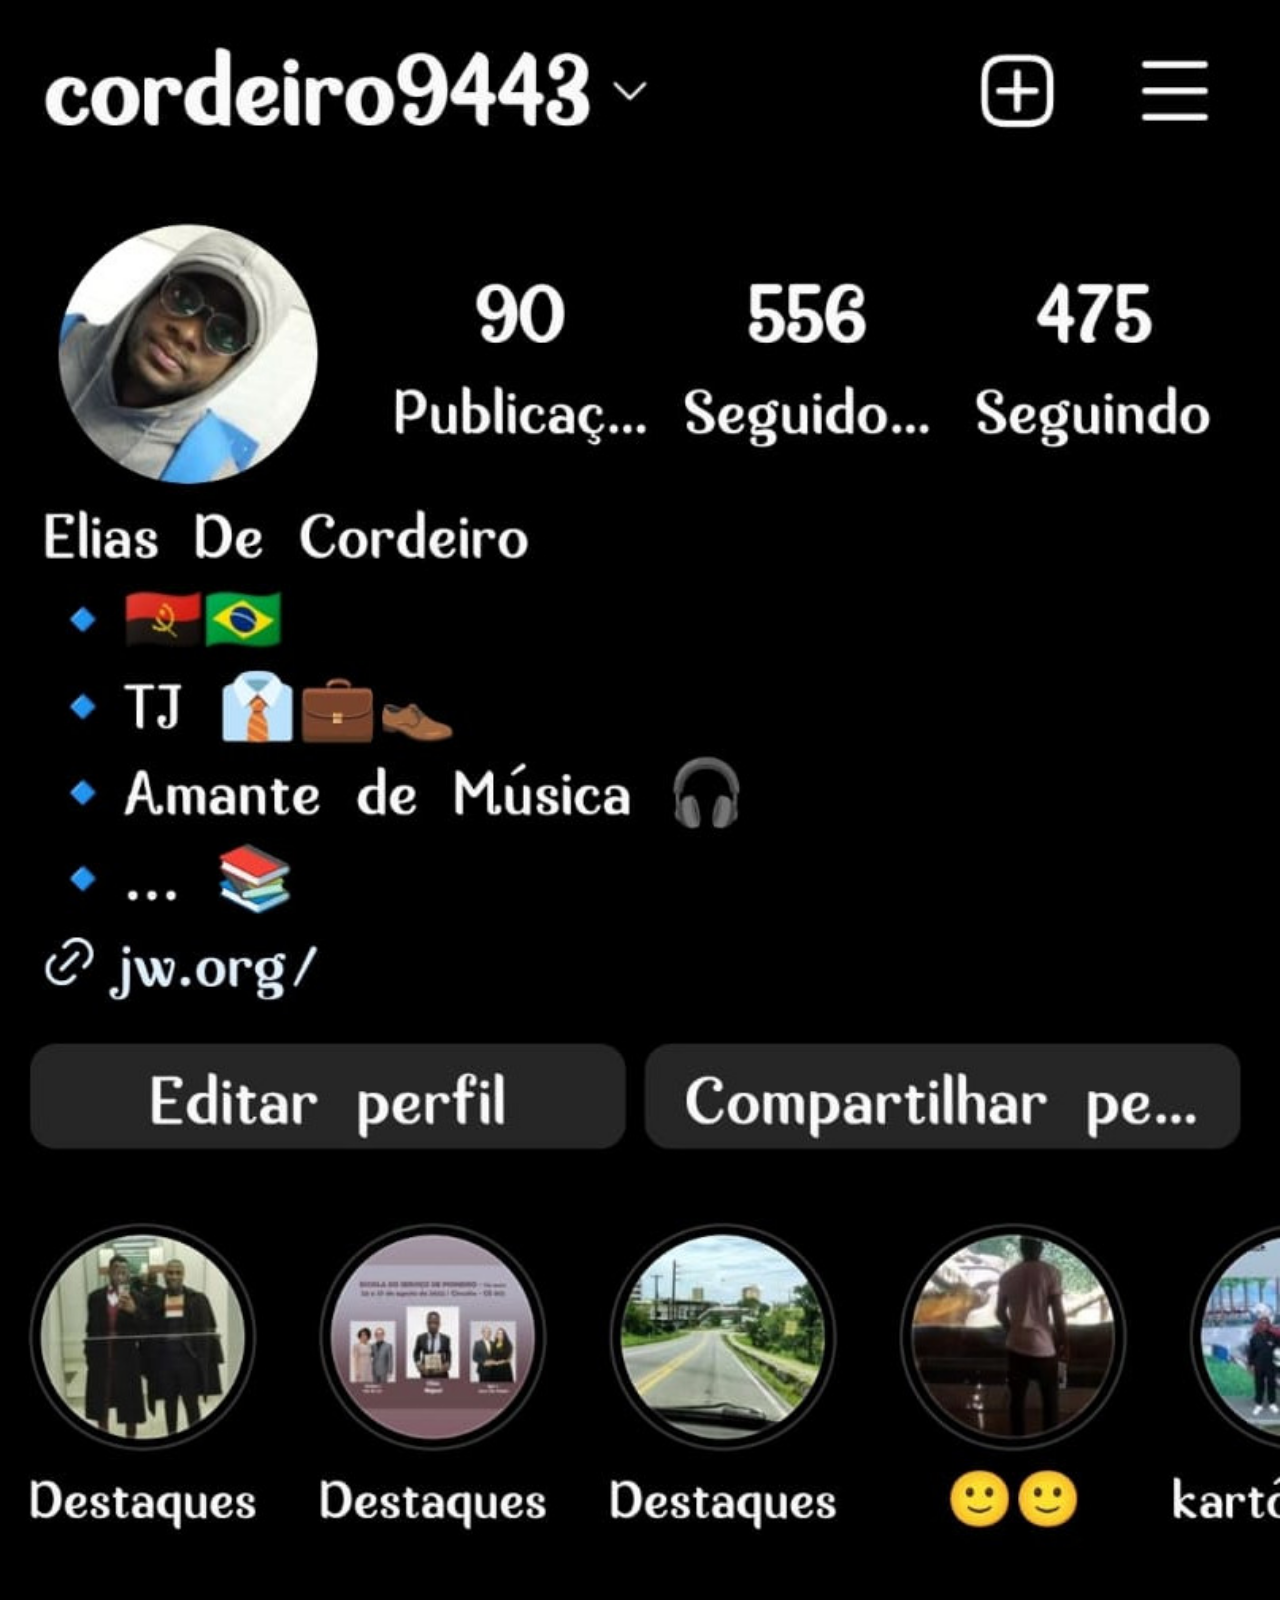
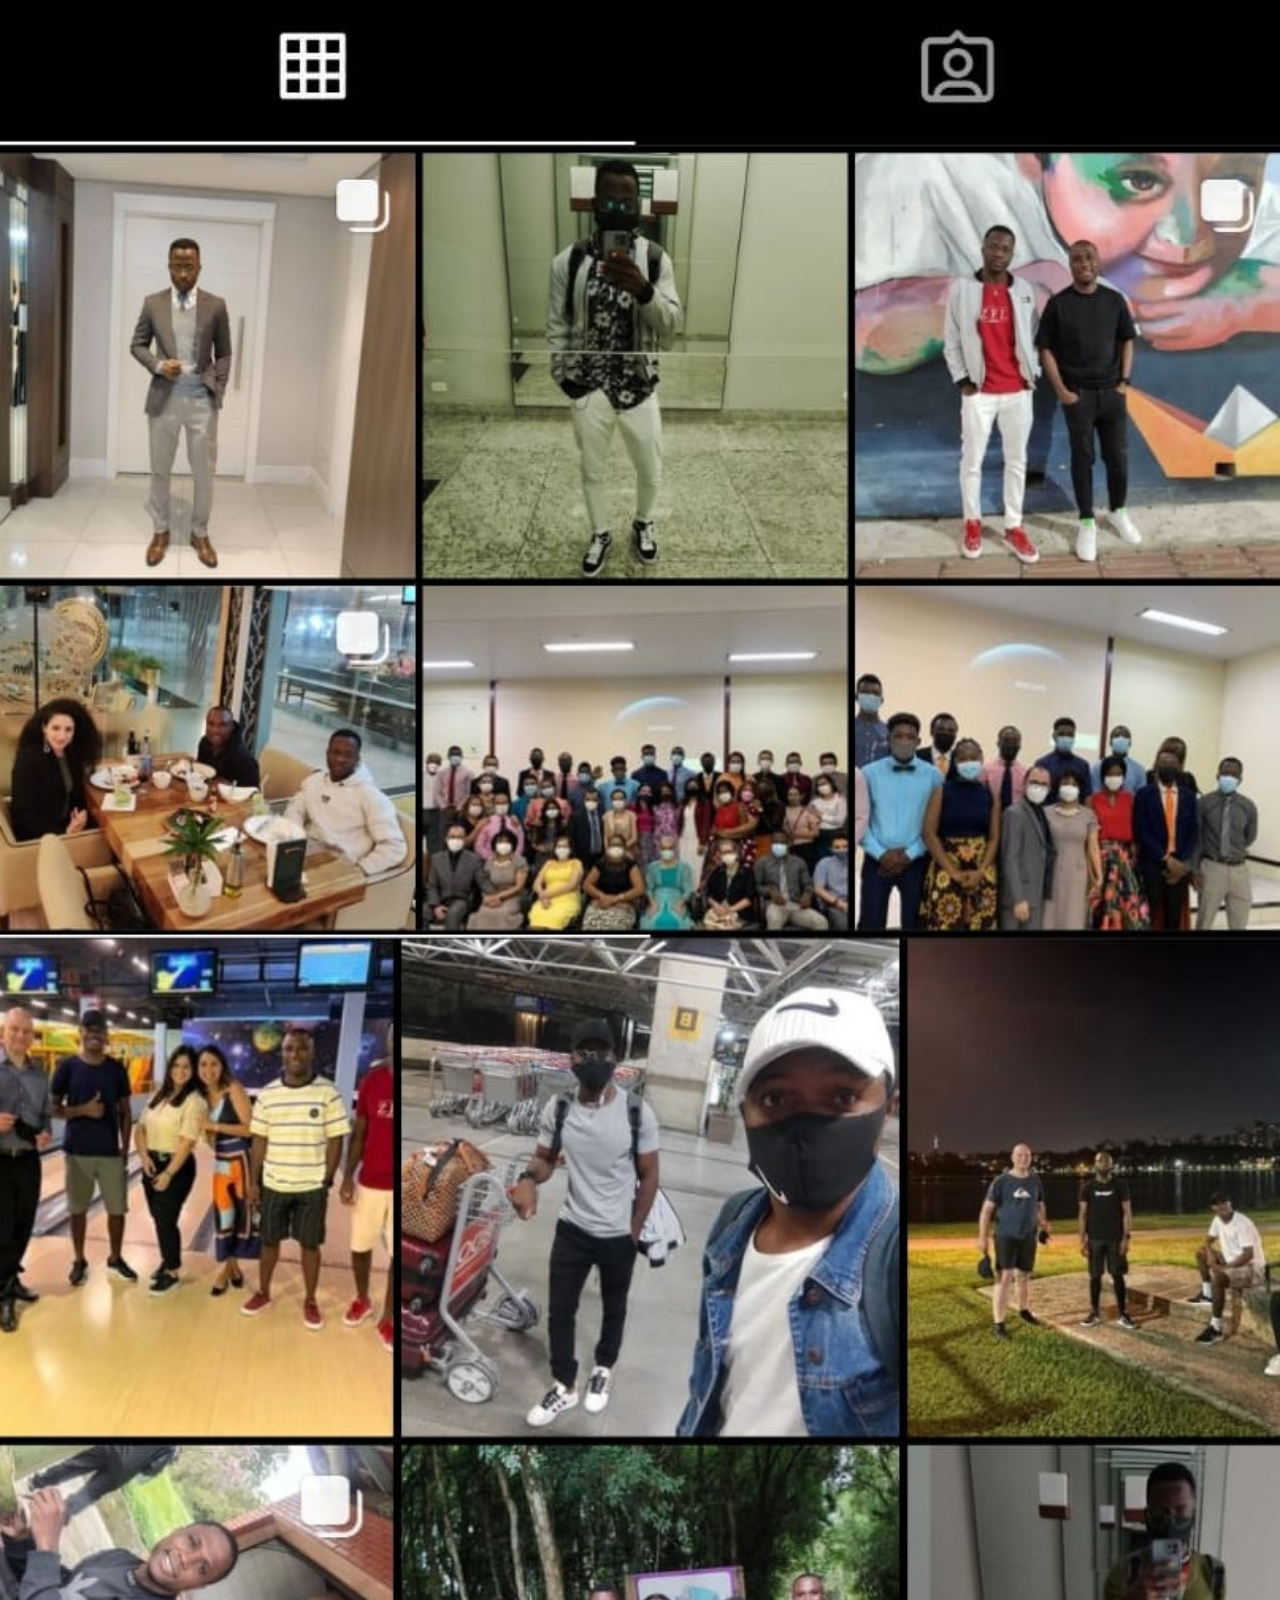
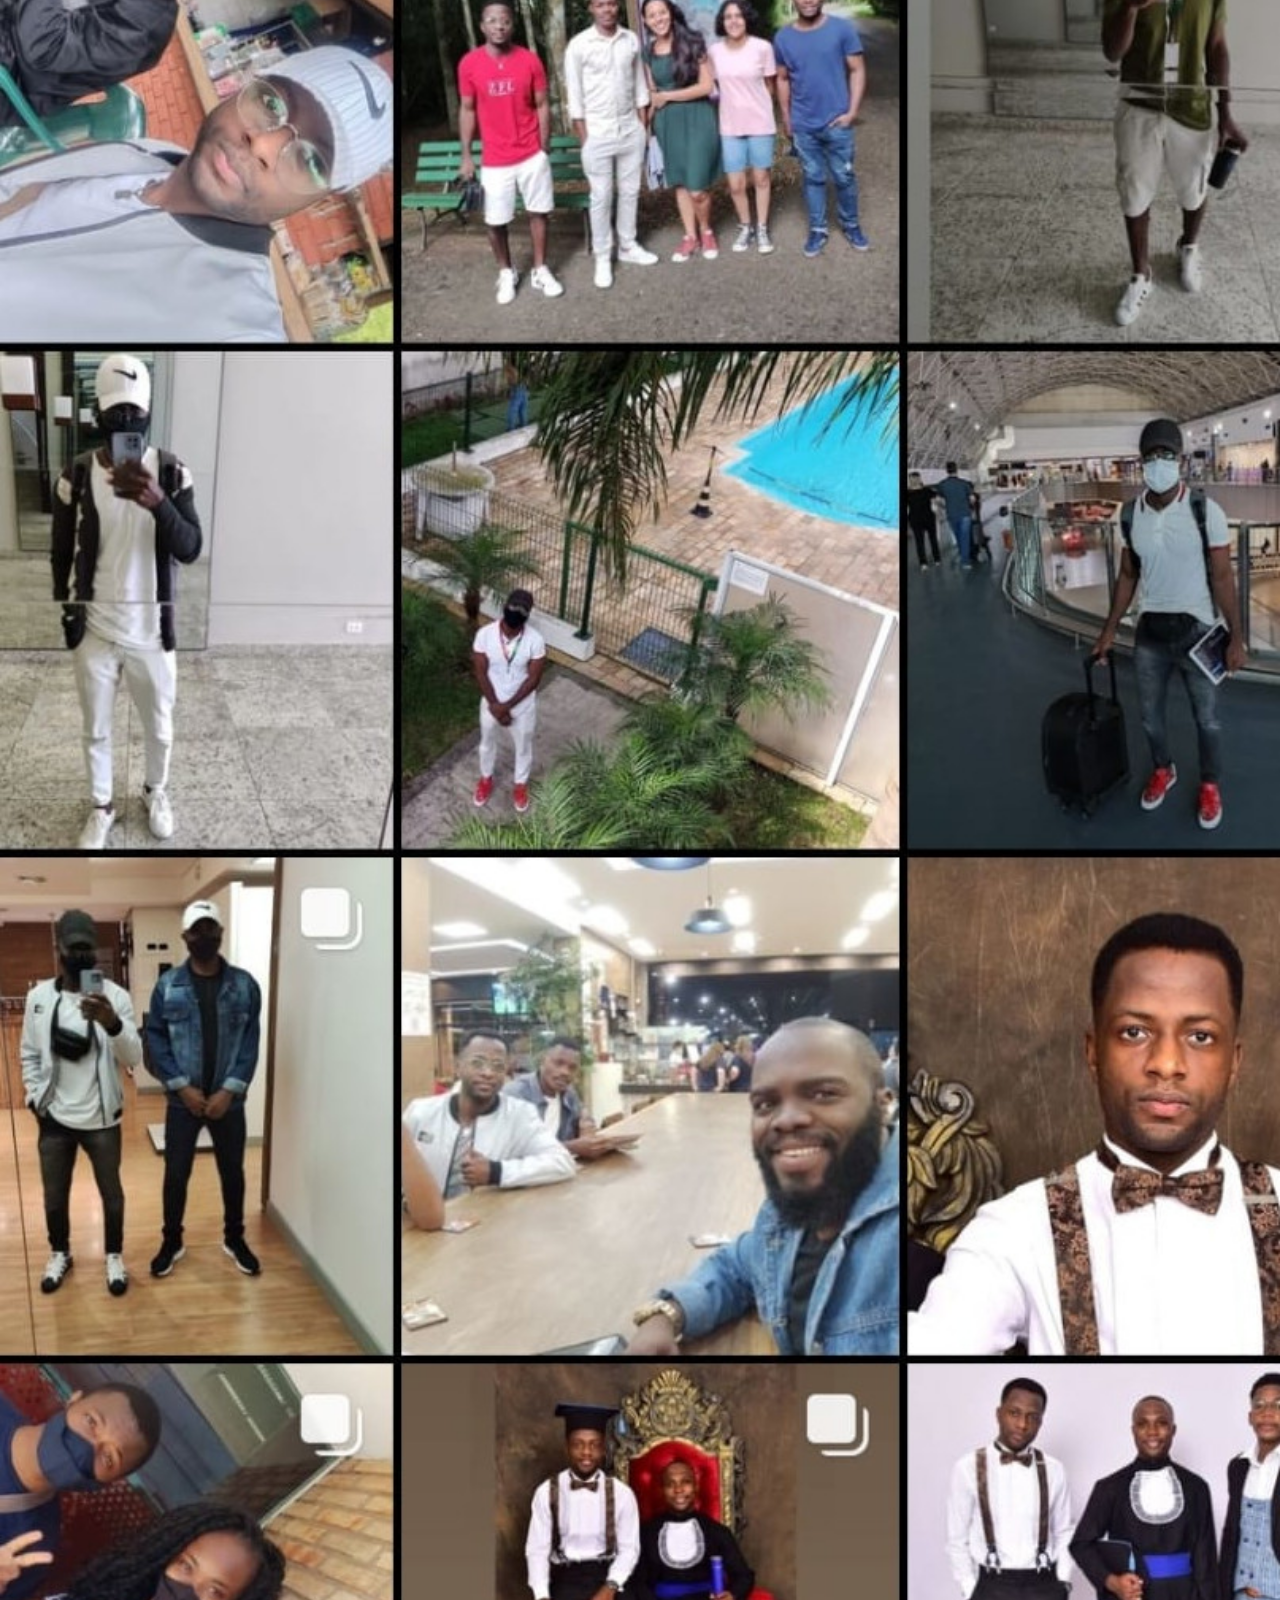
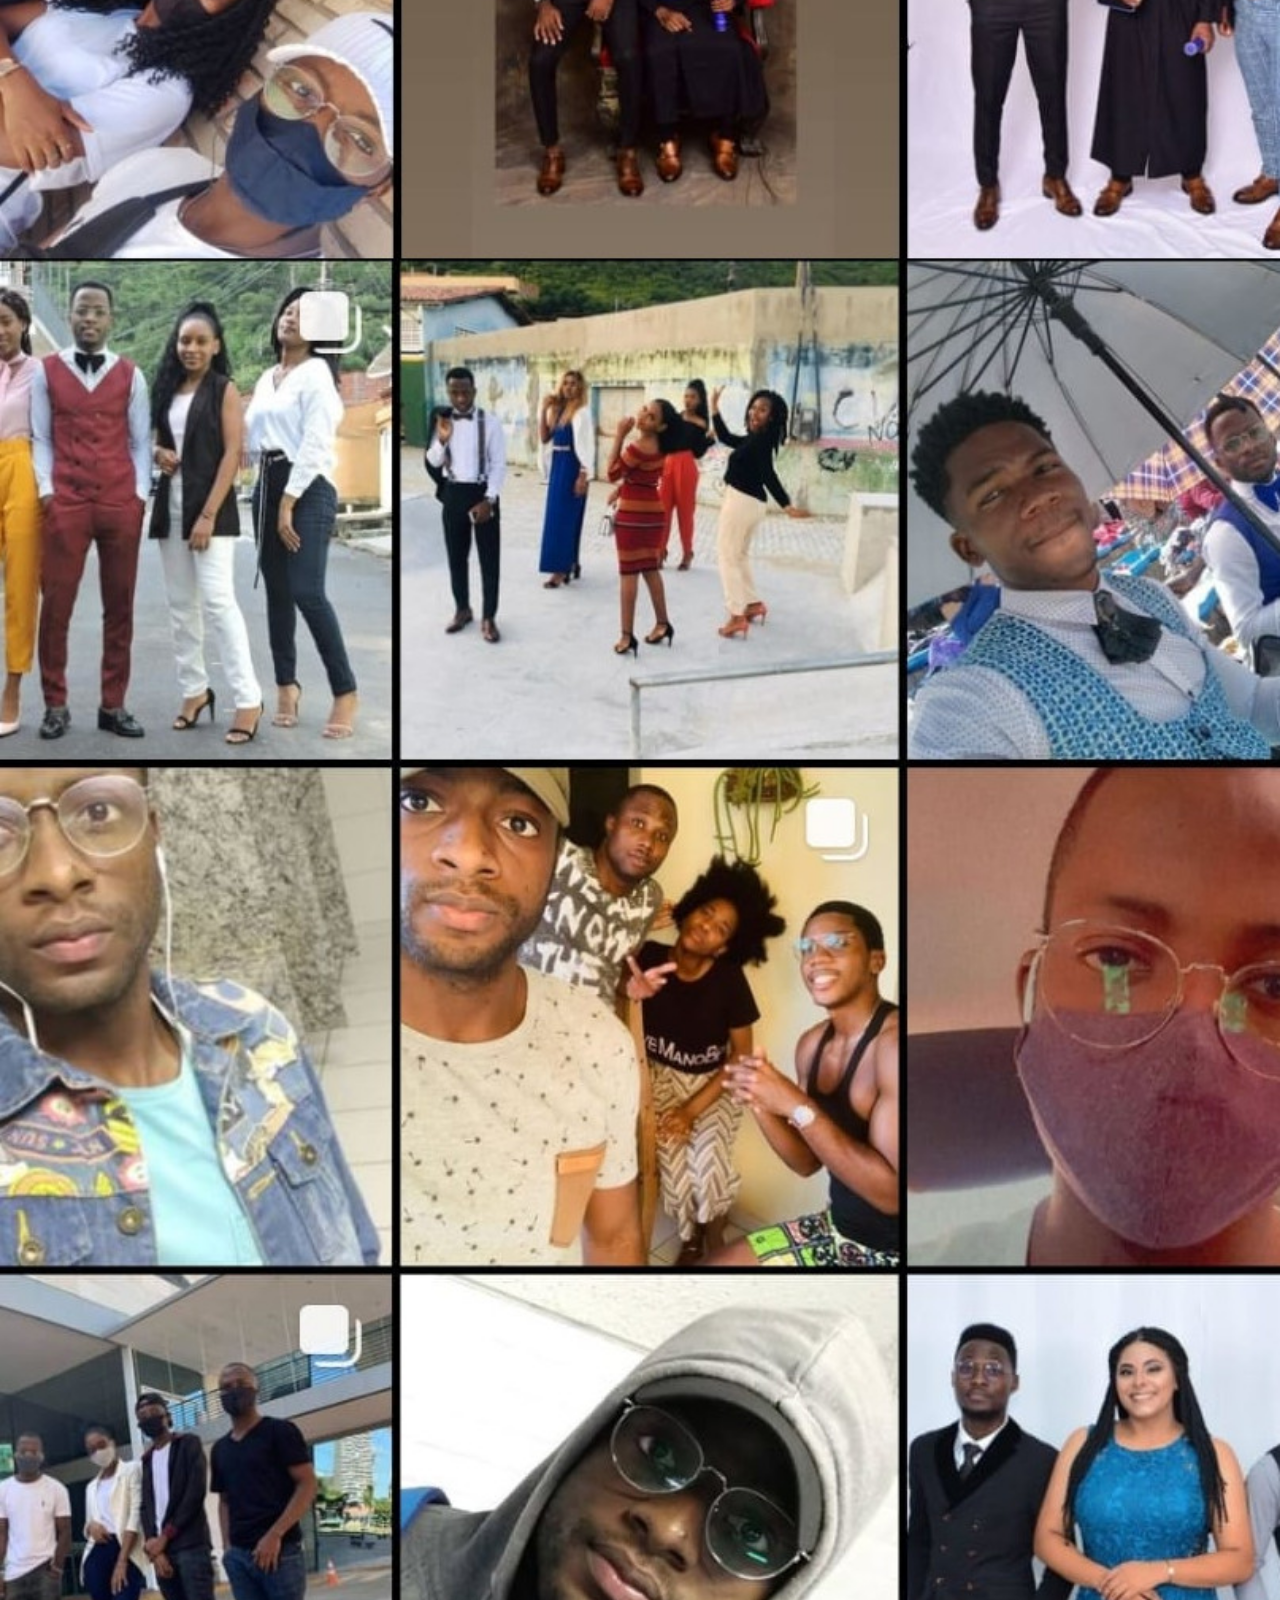
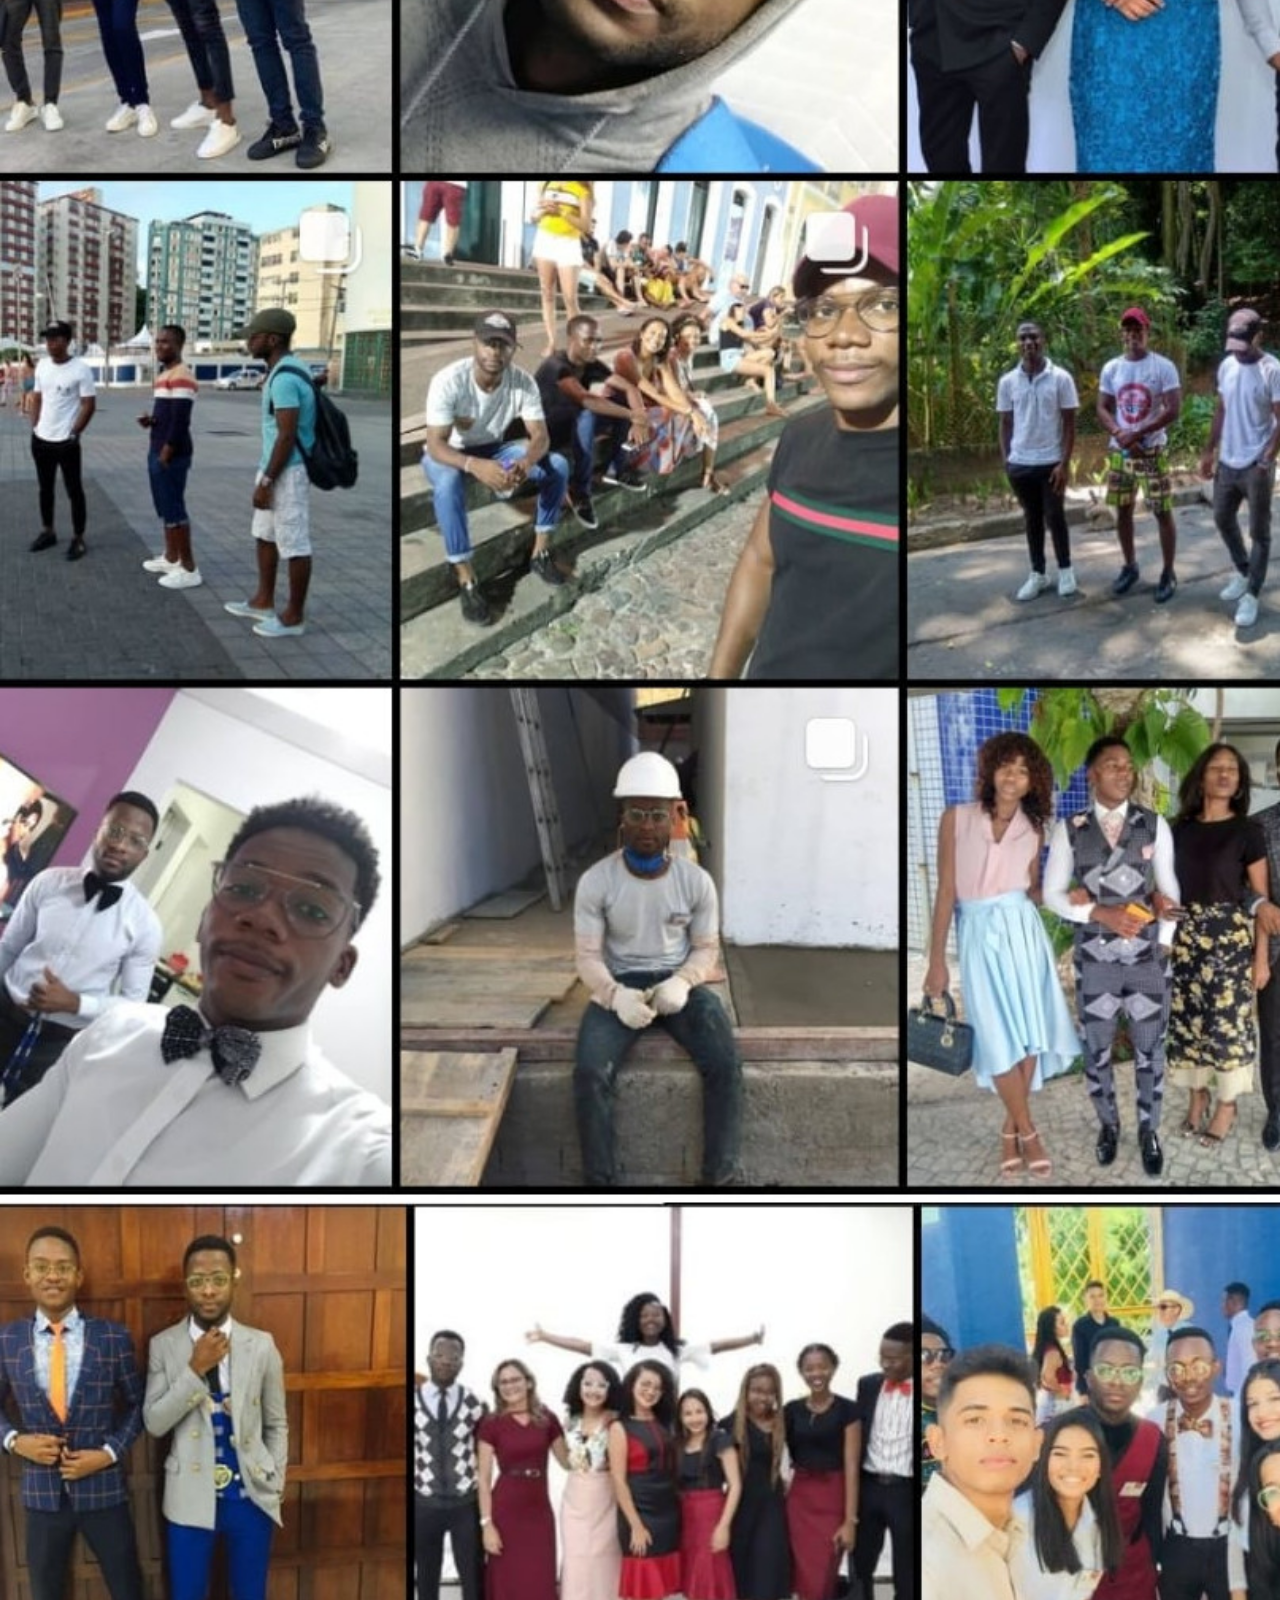
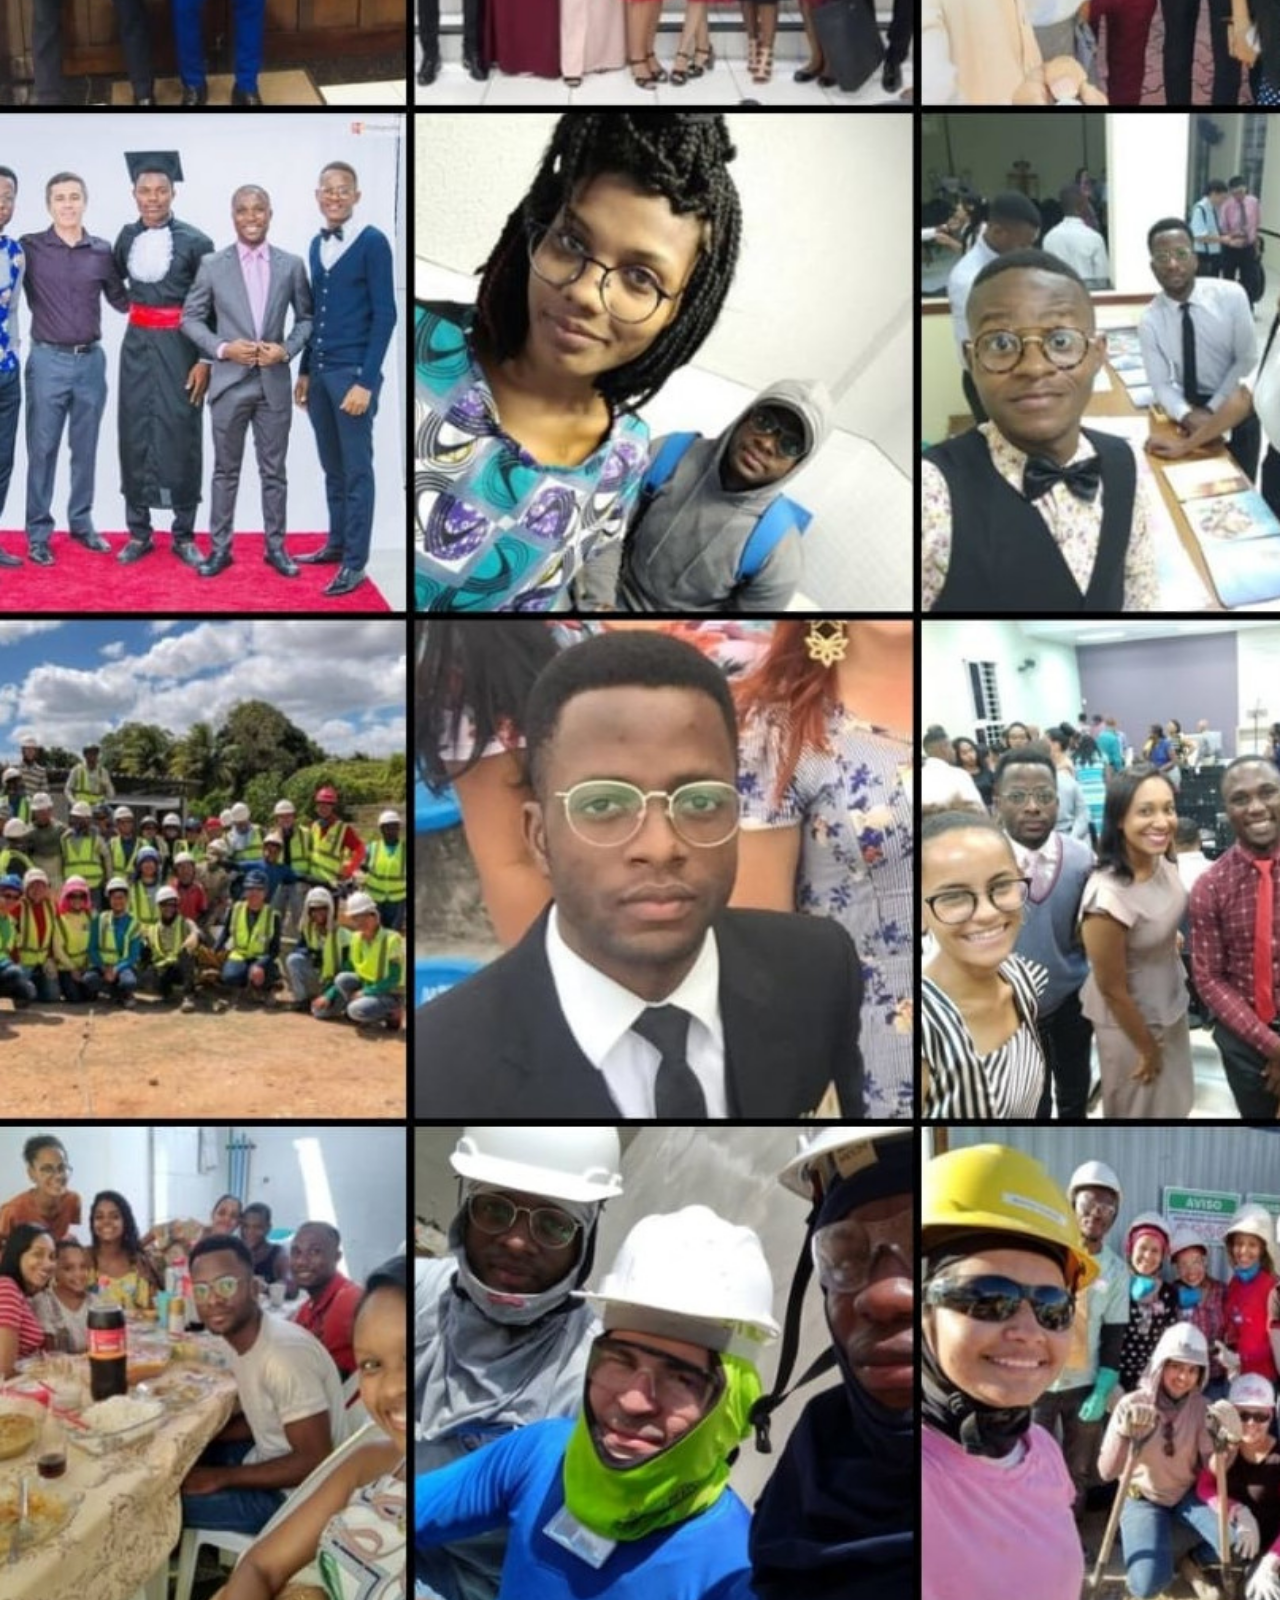
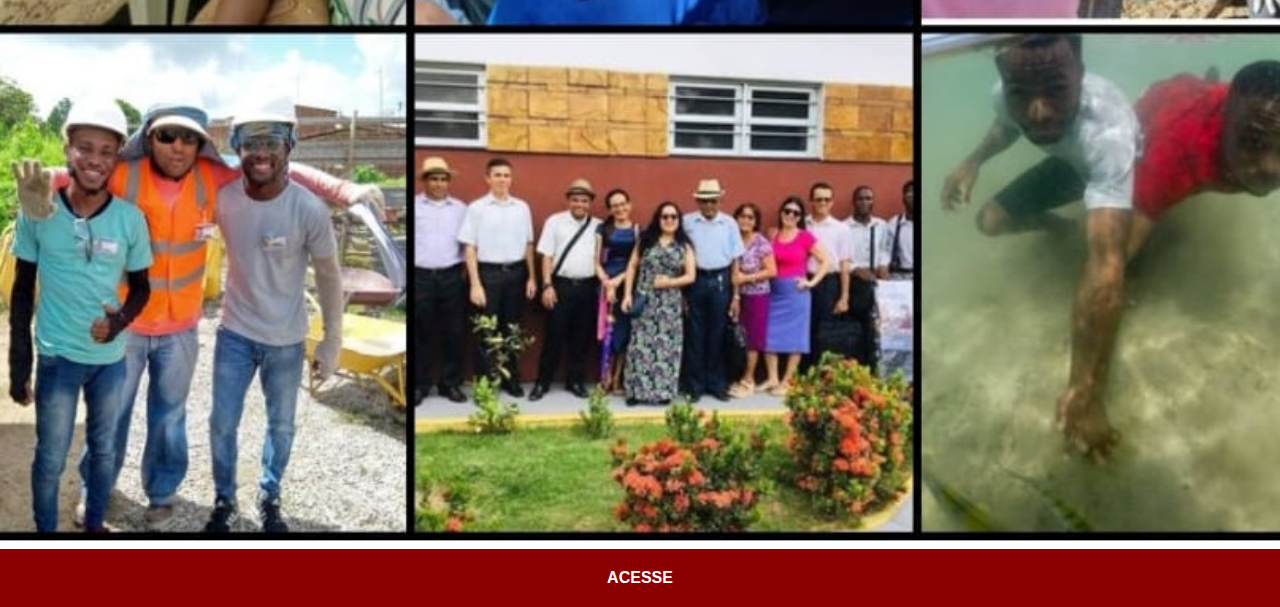
<file: instagram.html>
<!DOCTYPE html>
<html lang="pt-br">
<head>
  <meta charset="UTF-8">
  <meta http-equiv="X-UA-Compatible" content="IE=edge">
  <meta name="viewport" content="width=device-width, initial-scale=1.0">
  <title>Isntagram</title>
  <link rel="stylesheet" href="estilos/social.css">
</head>
<body>
  <img src="imagens/tela-istagram.55.jpg" alt="Isntagram">
  <a href="https://www.instagram.com/" target="_blank">ACESSE</a>
</body>
</html>
</file>
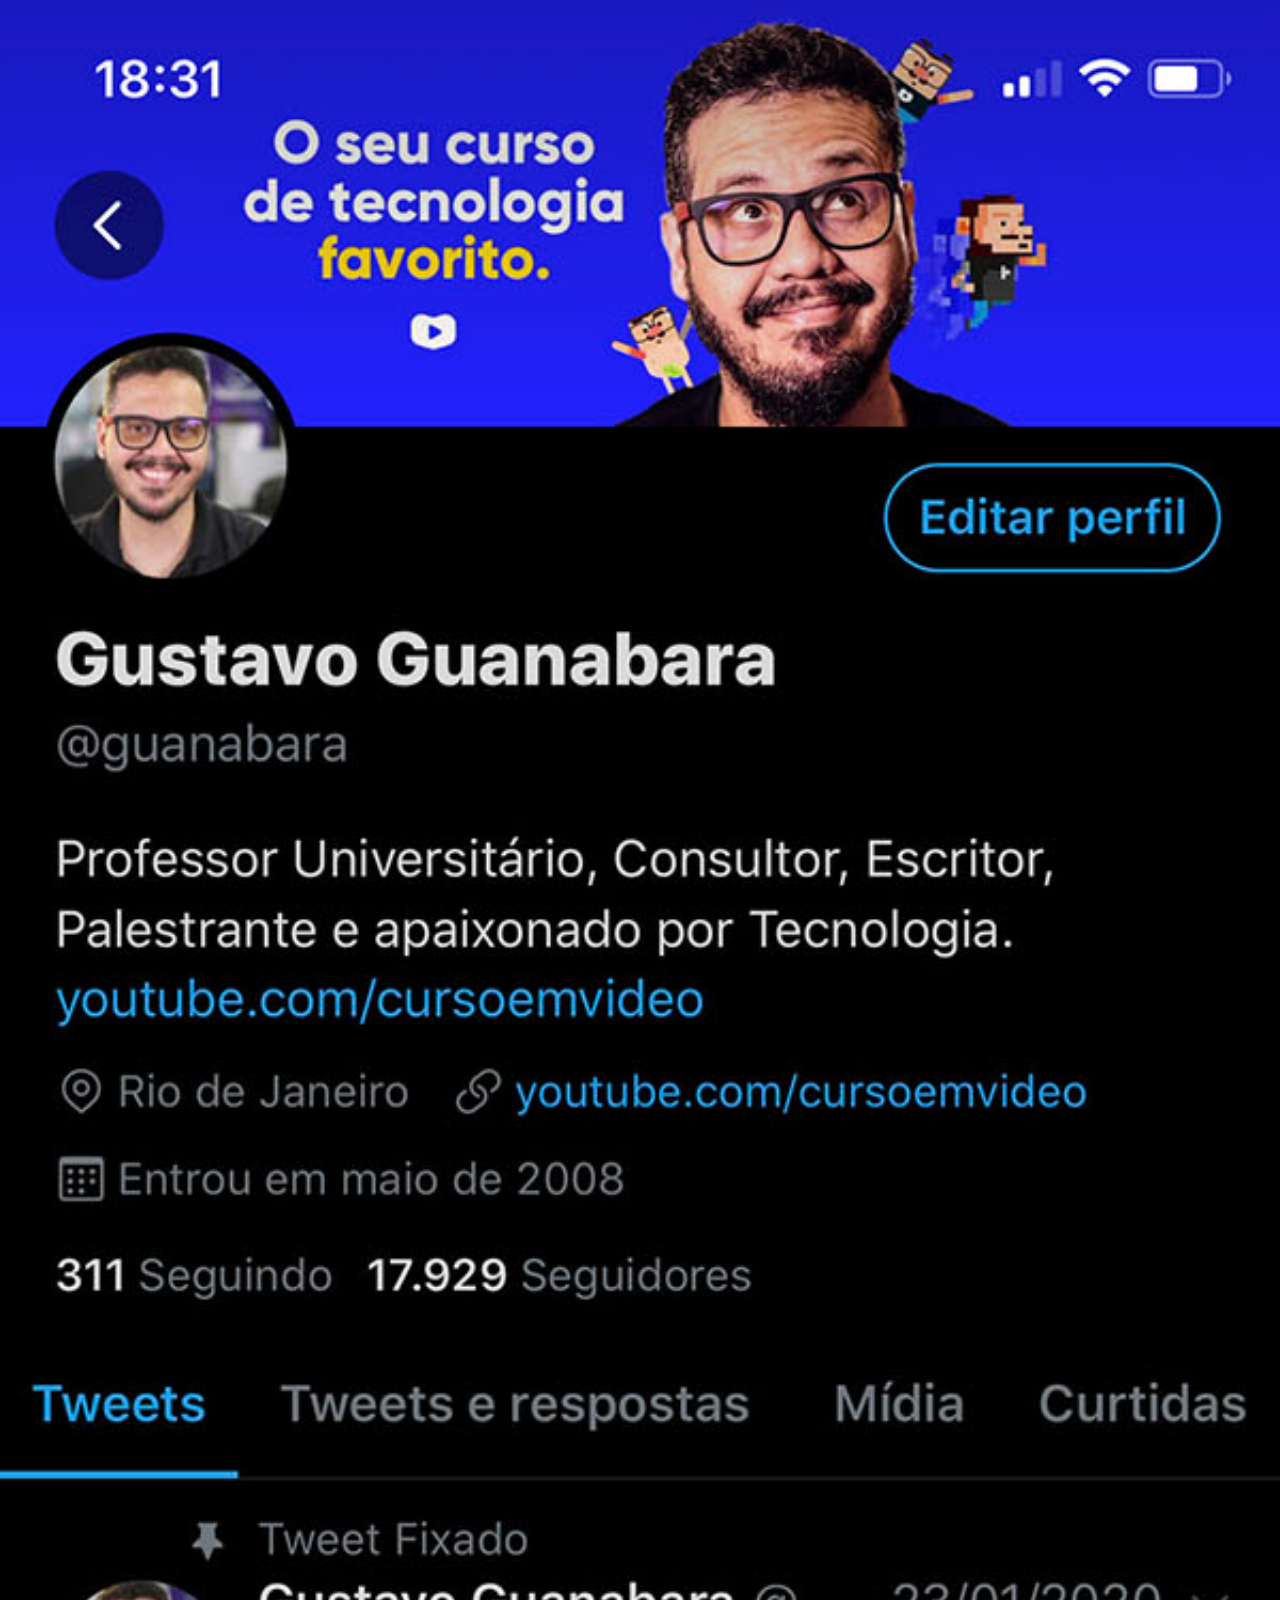
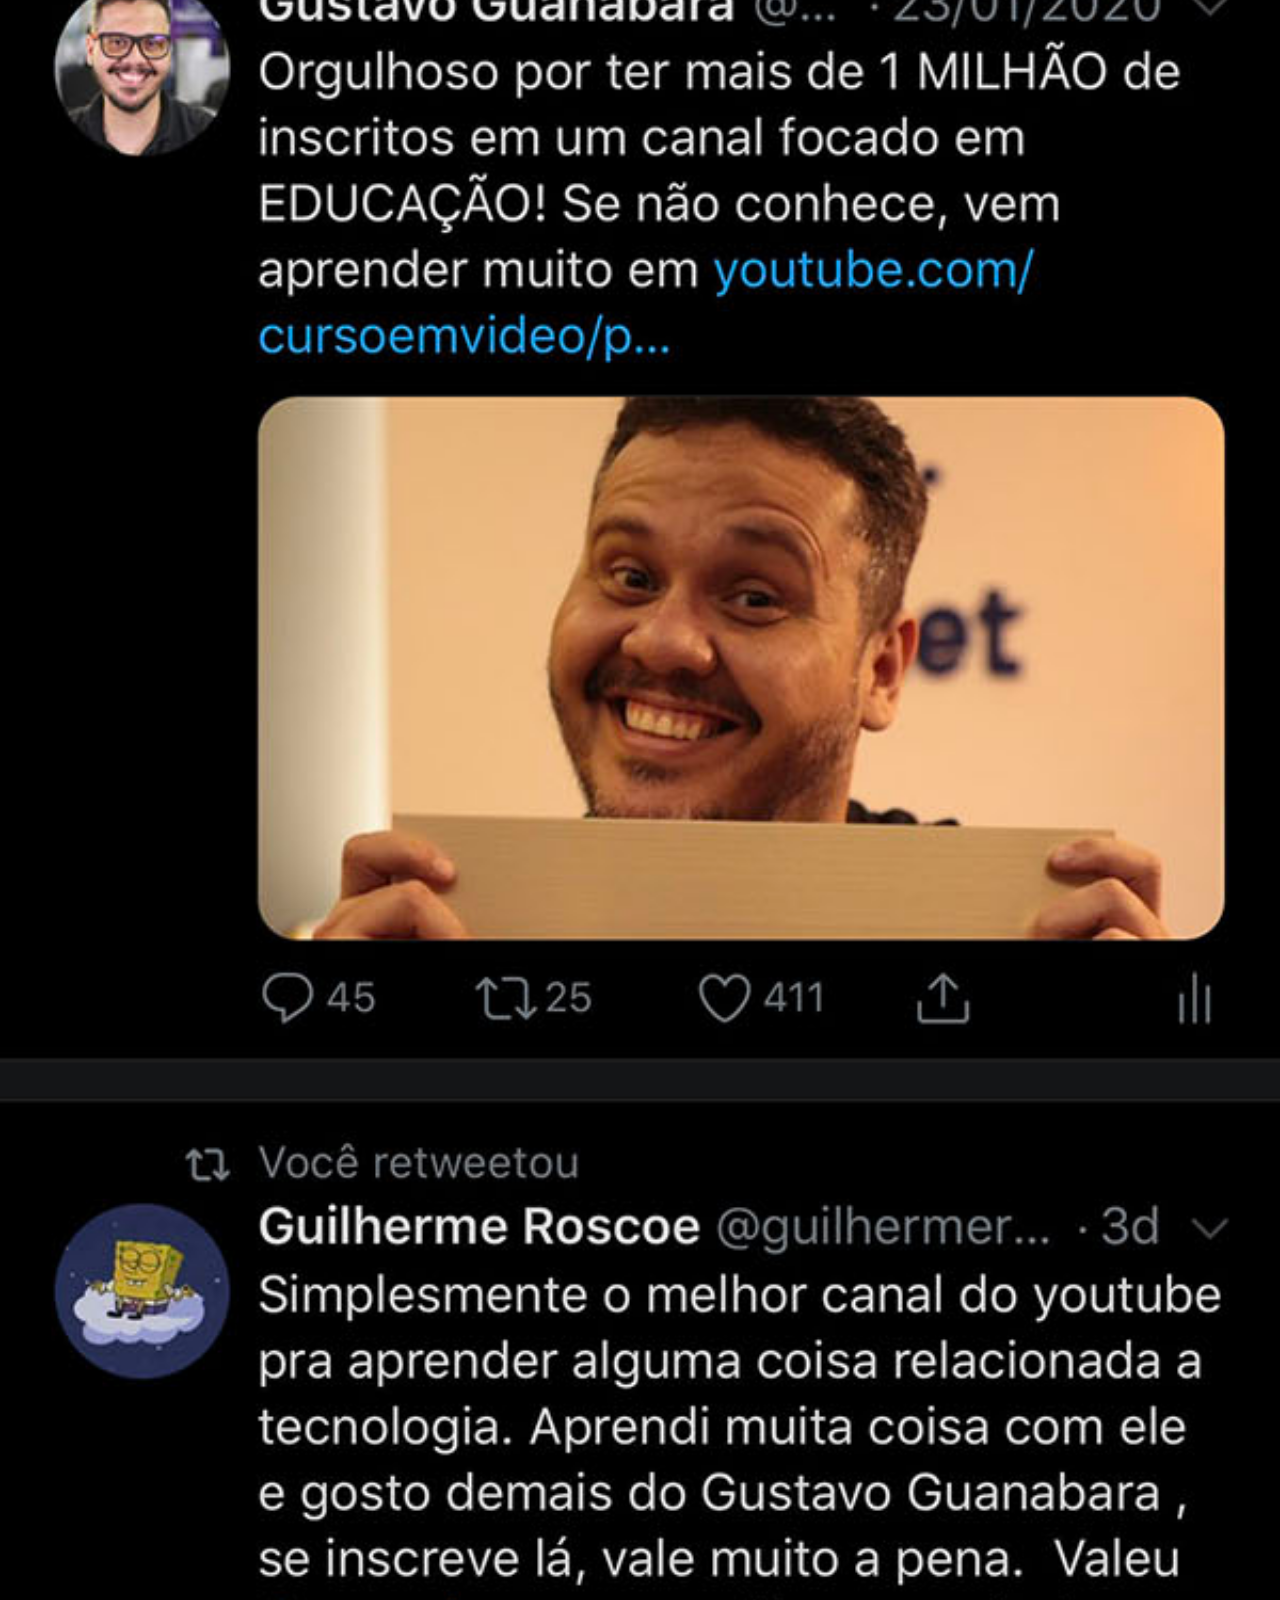
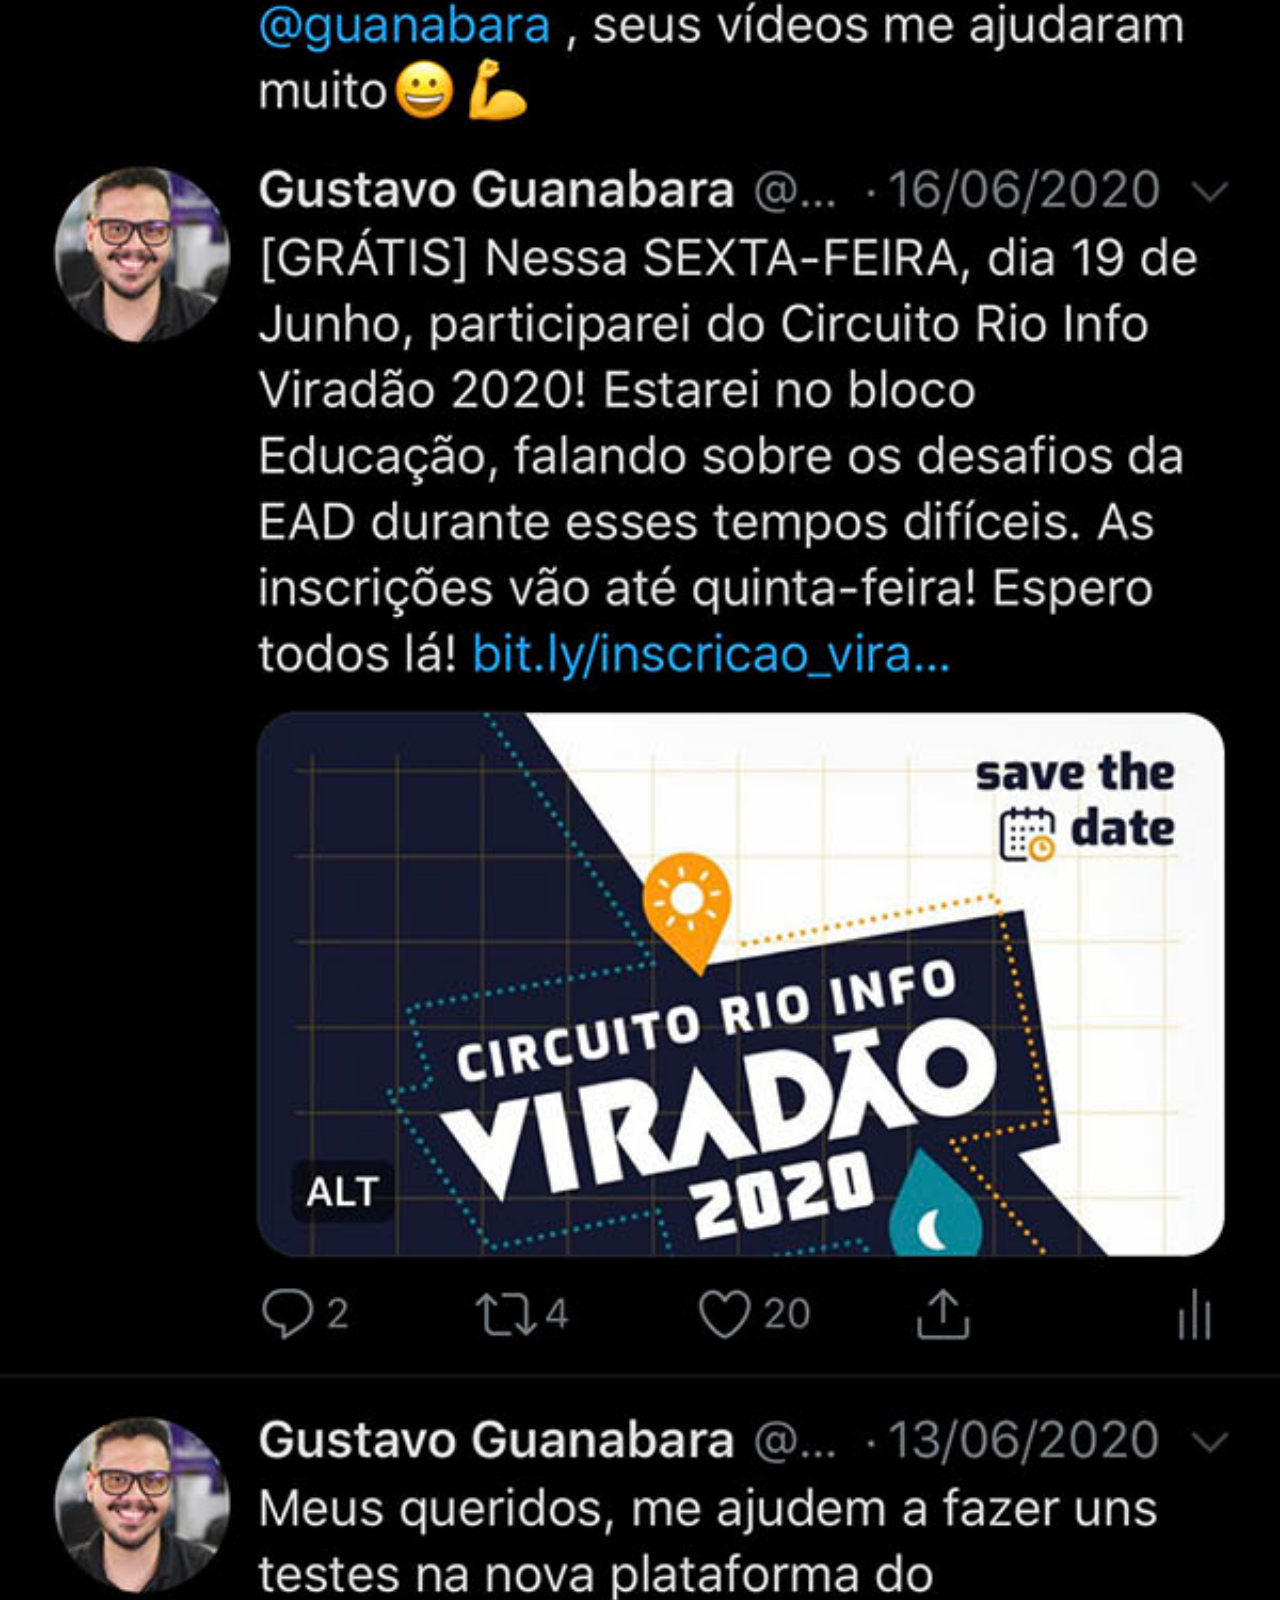
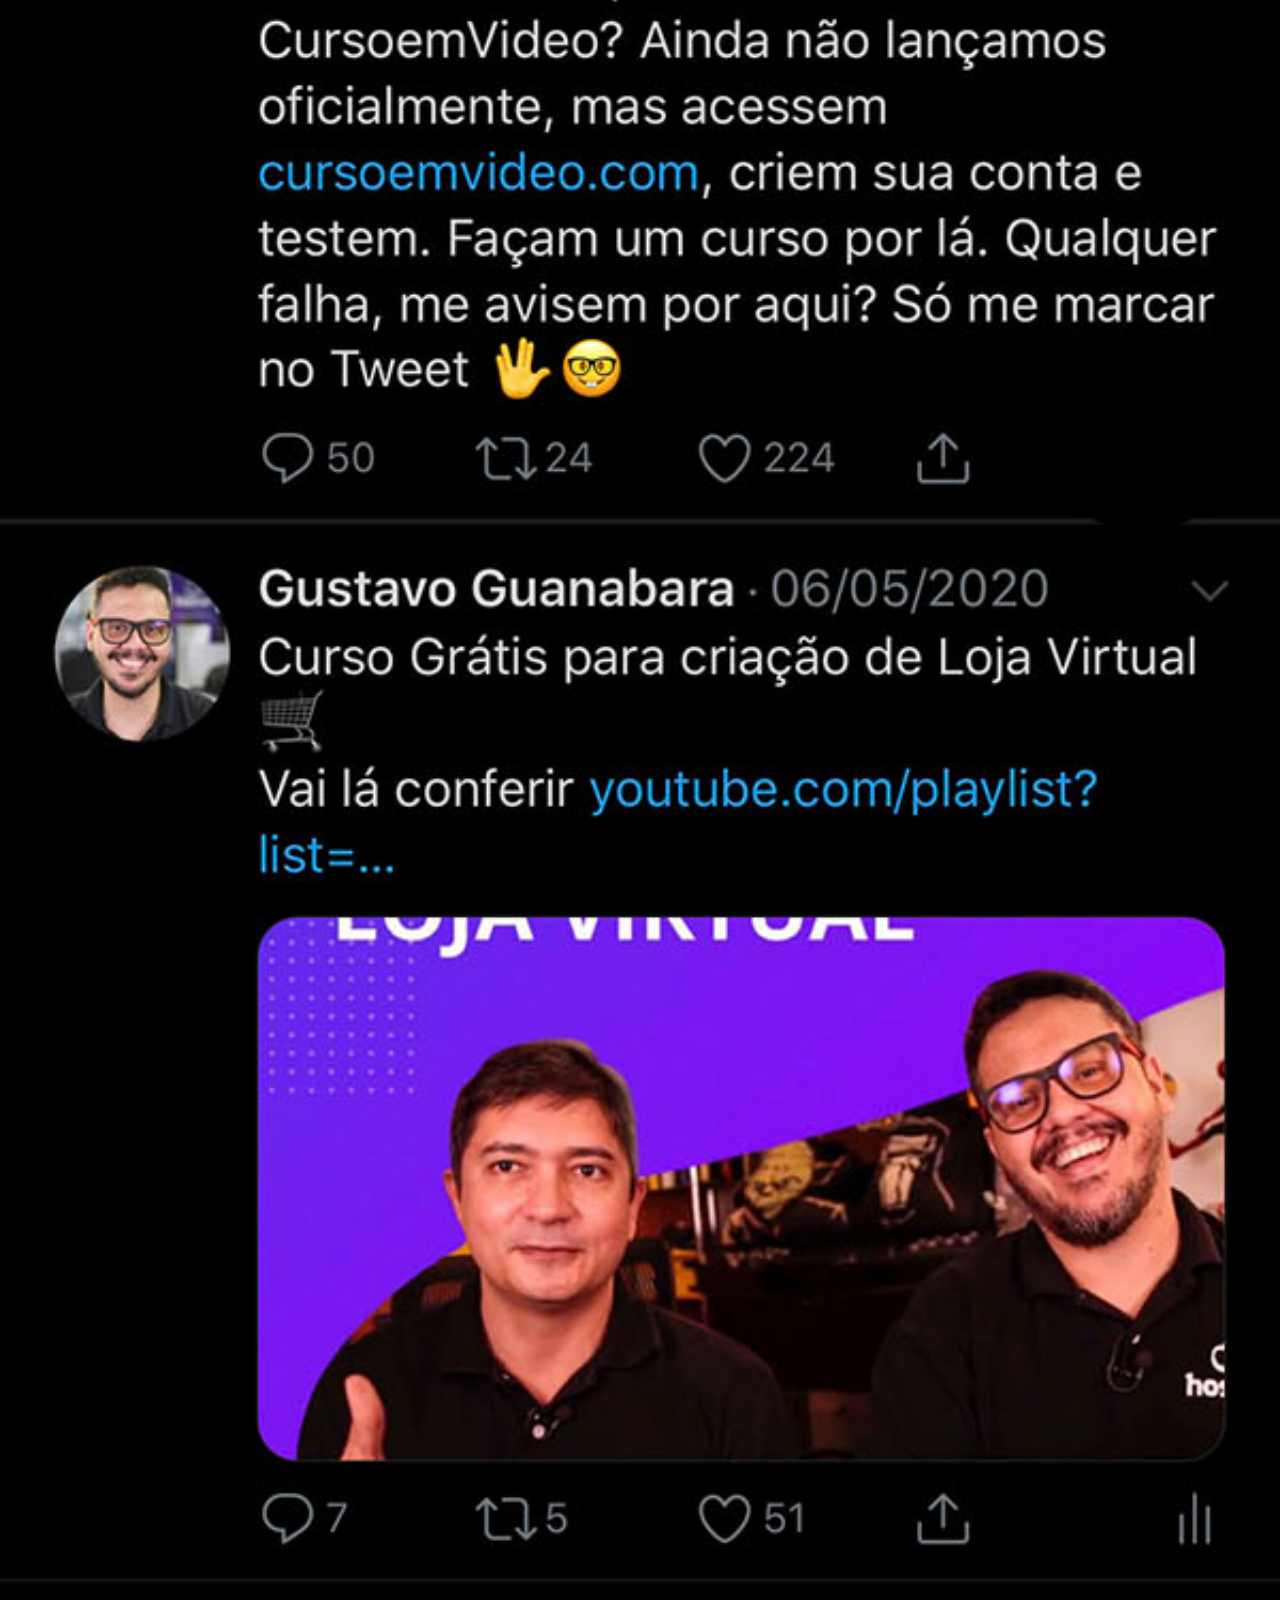
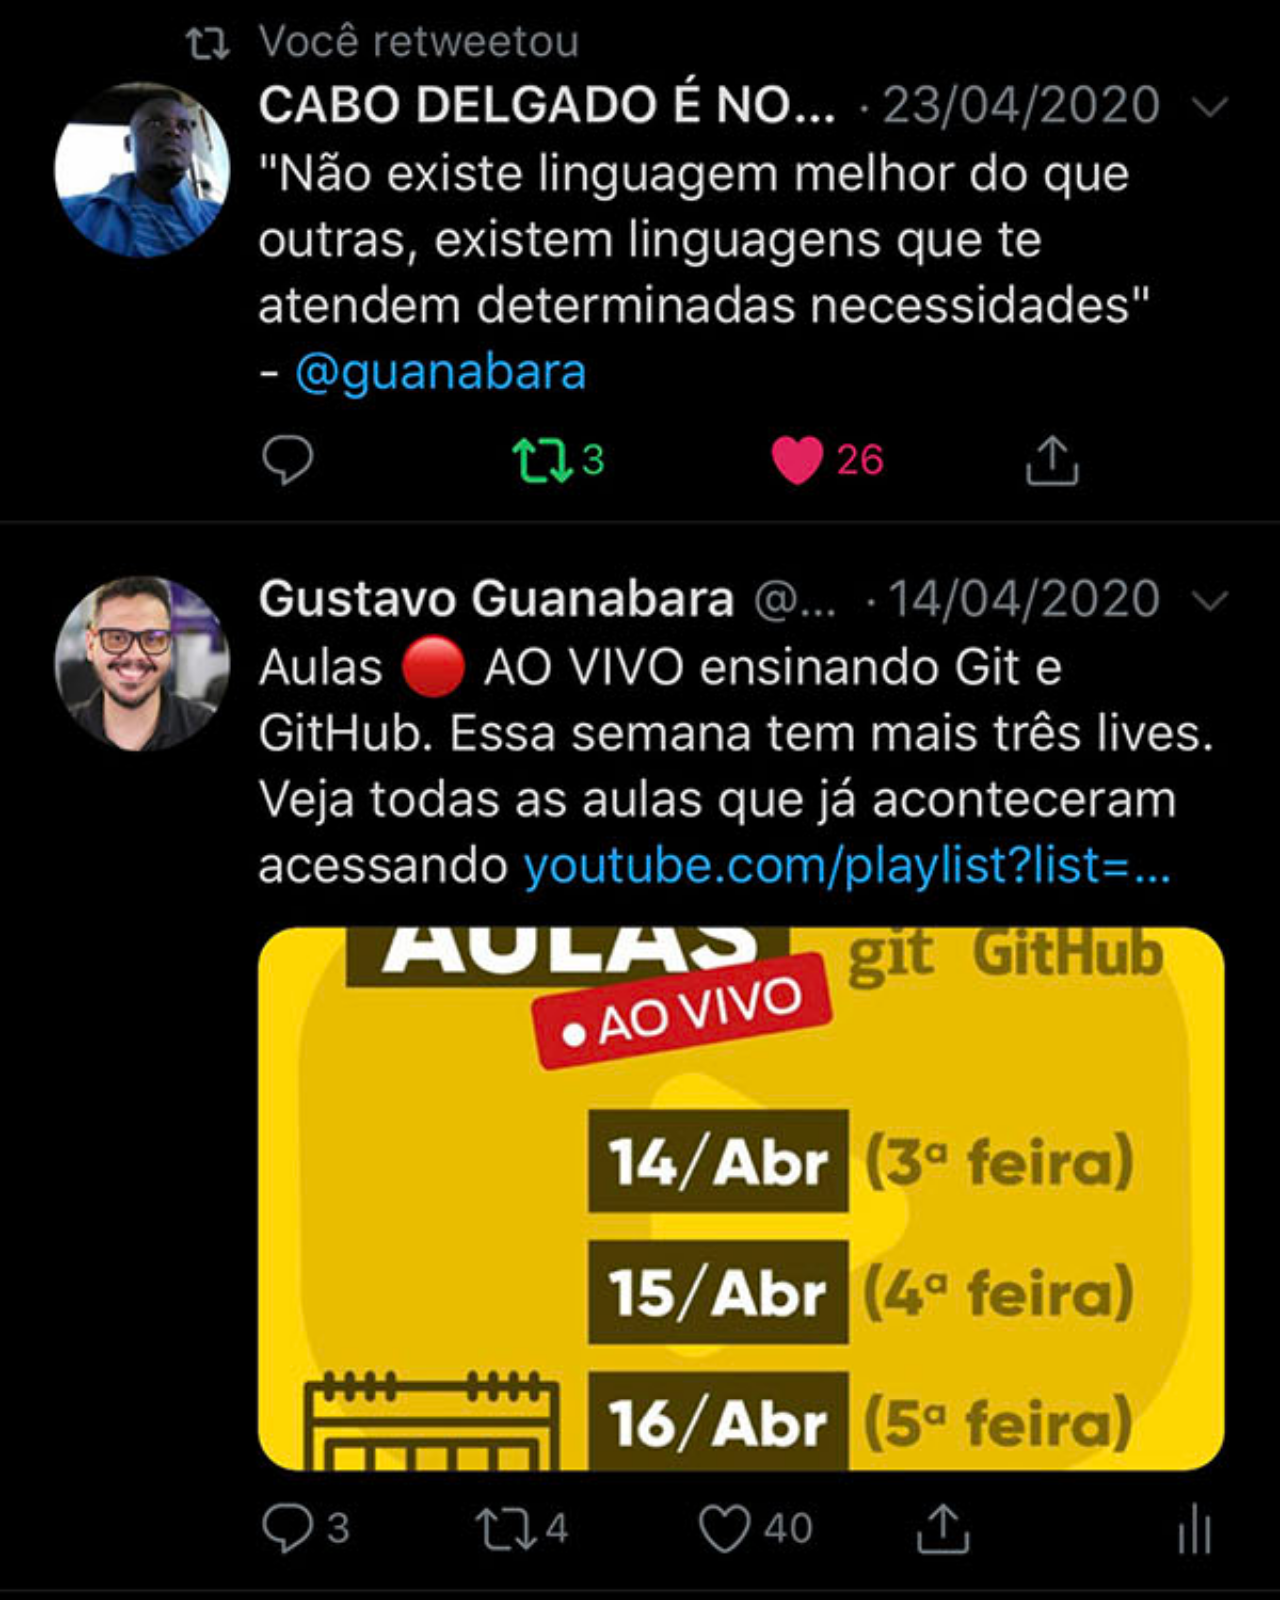
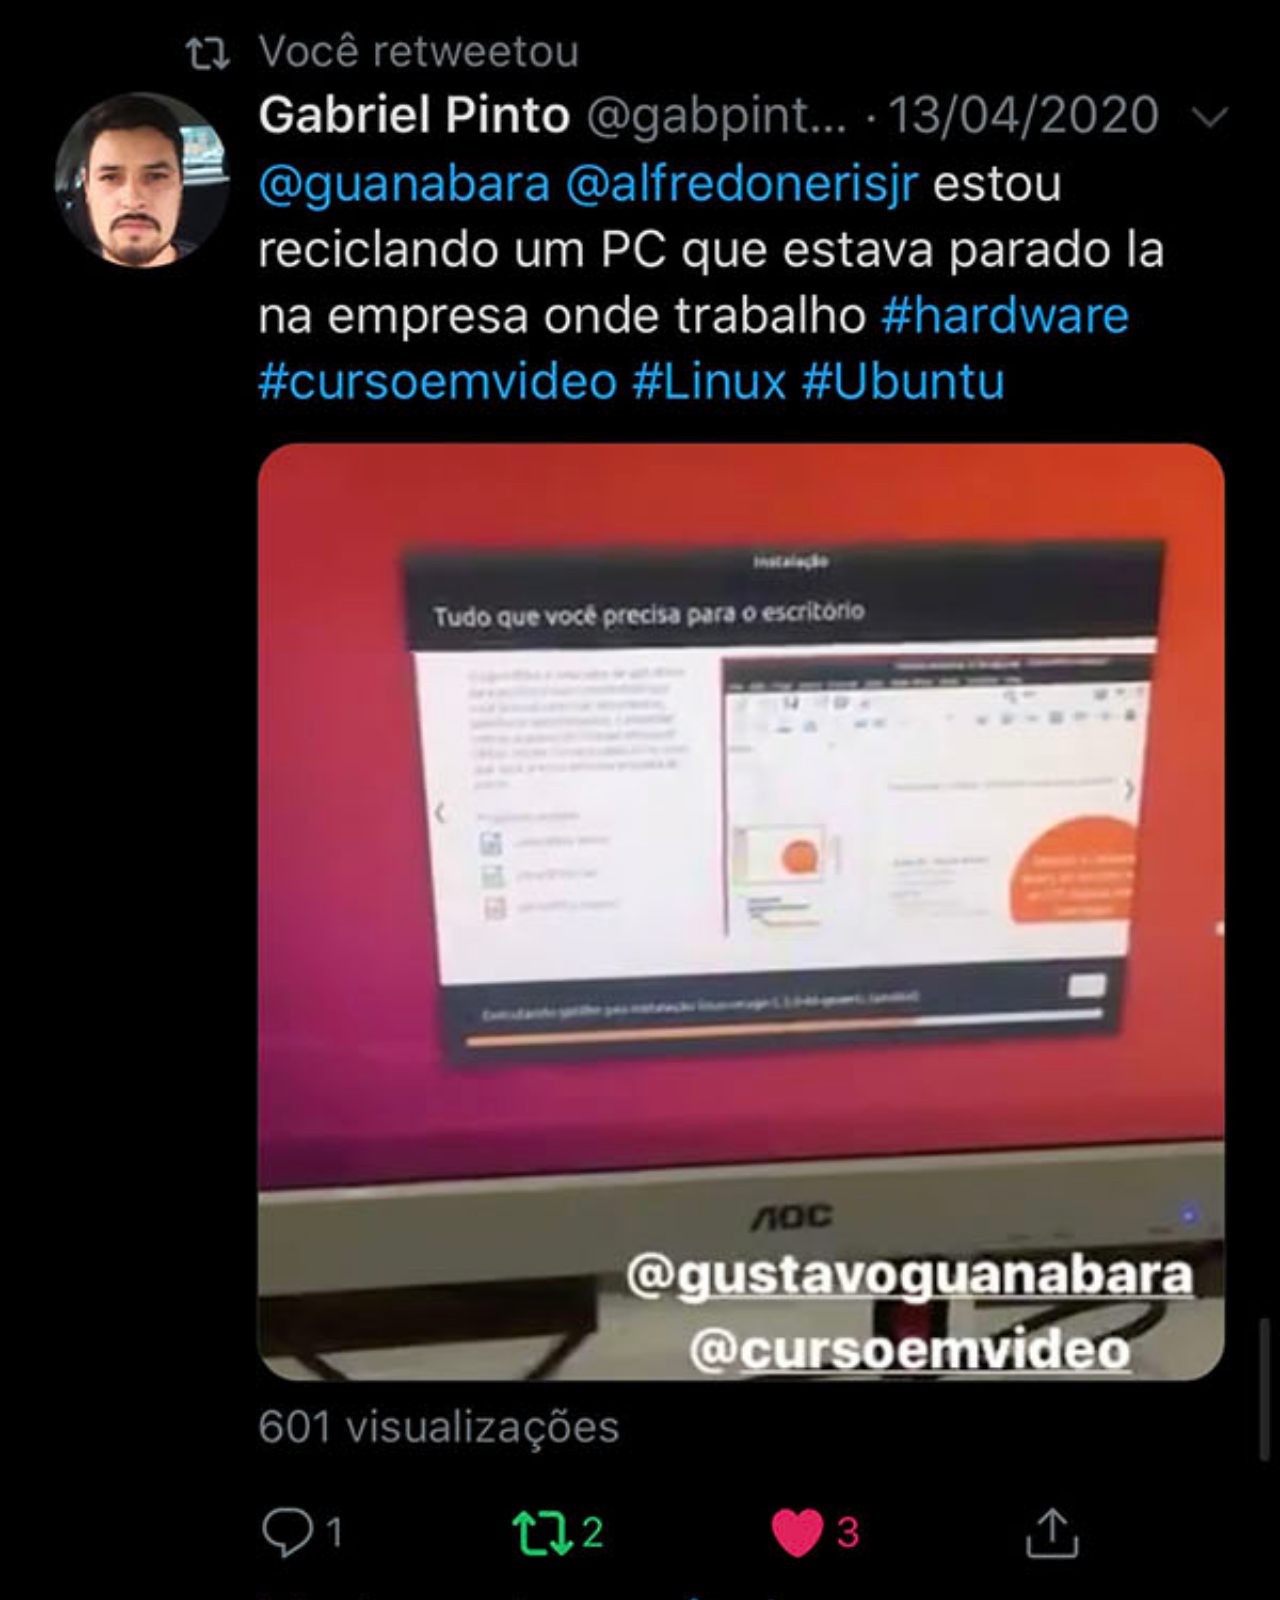
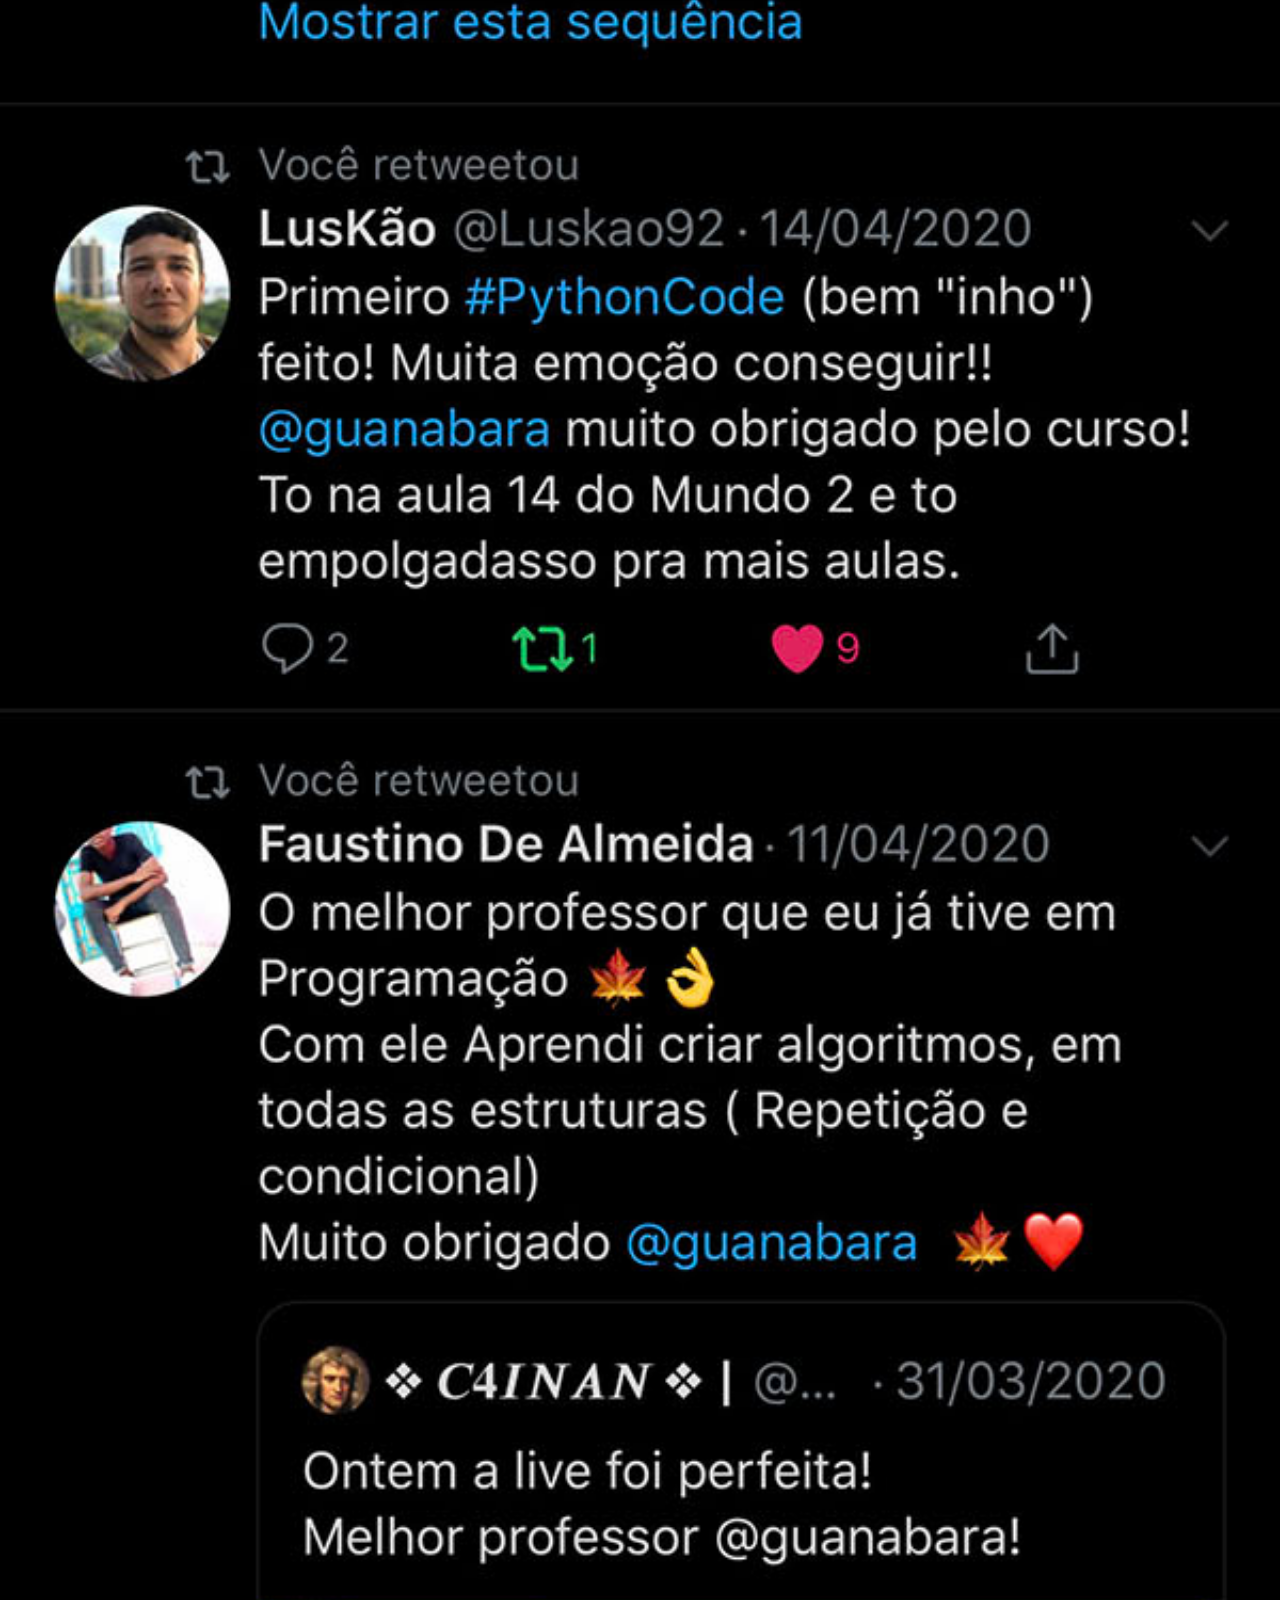
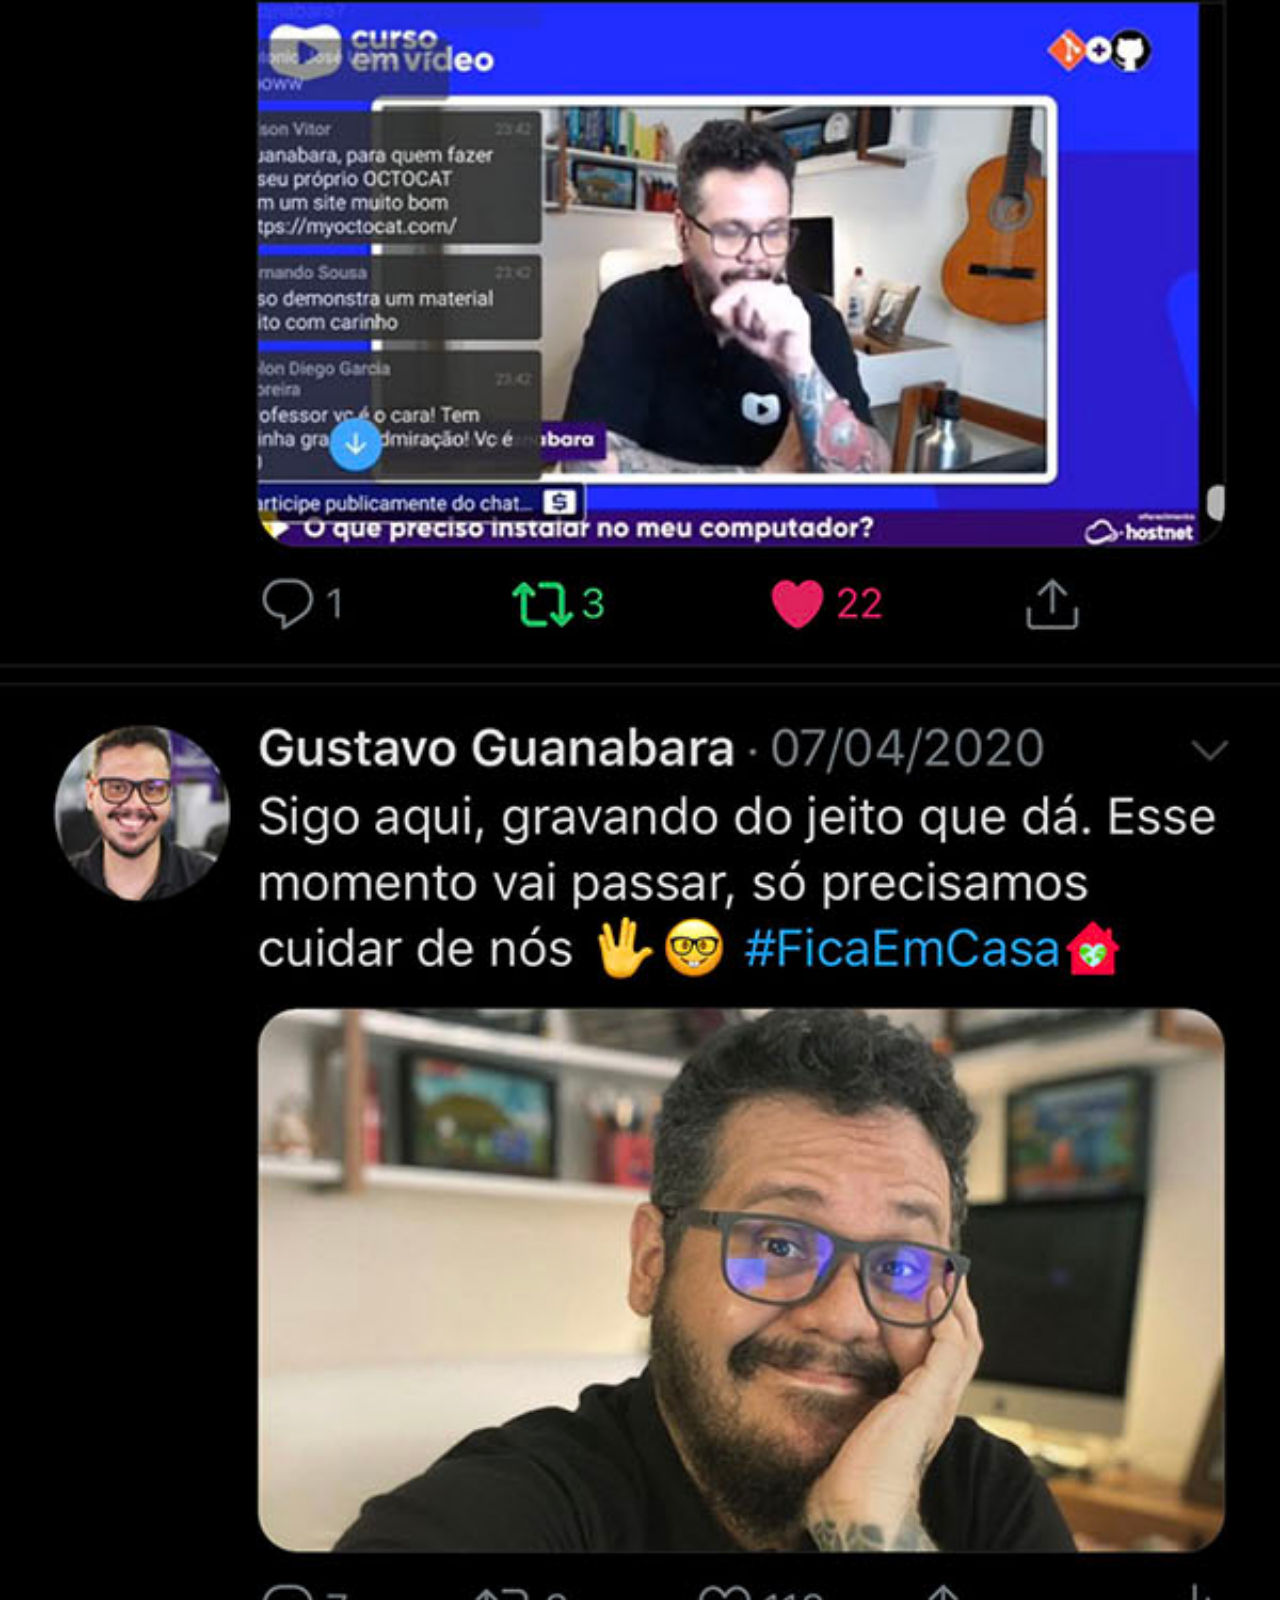
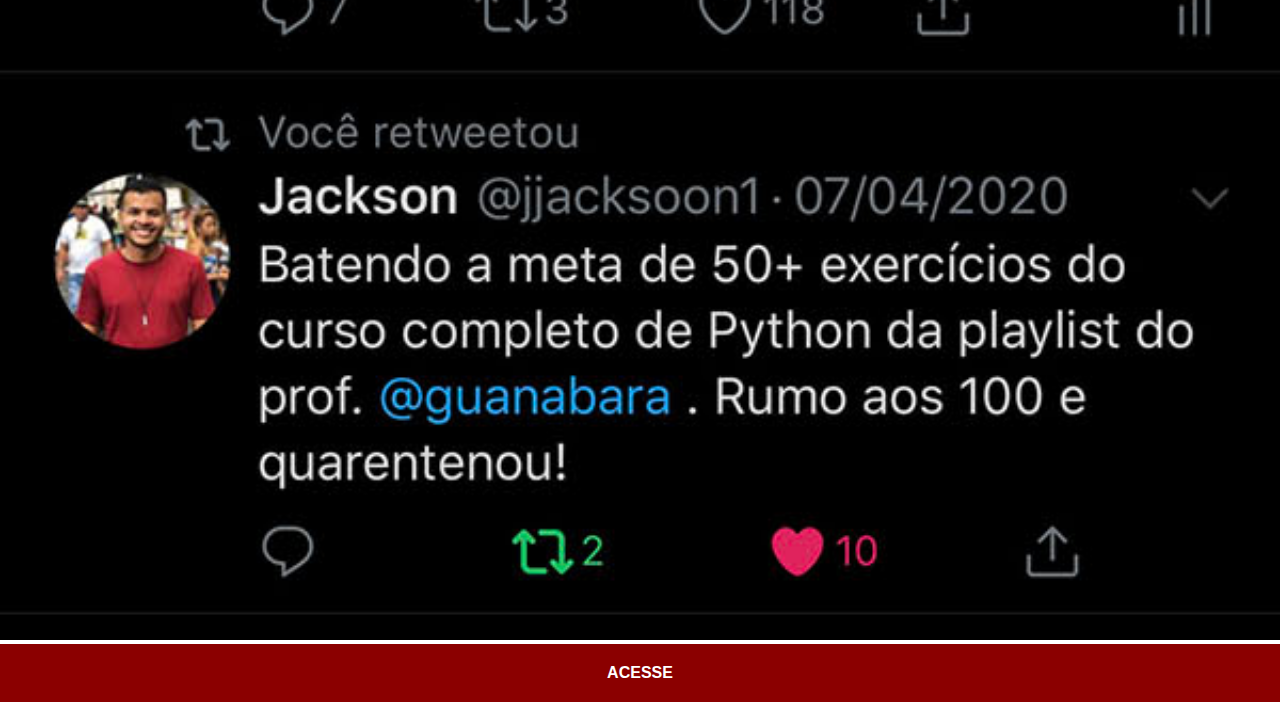
<file: twitter.html>
<!DOCTYPE html>
<html lang="pt-br">
<head>
  <meta charset="UTF-8">
  <meta http-equiv="X-UA-Compatible" content="IE=edge">
  <meta name="viewport" content="width=device-width, initial-scale=1.0">
  <title>twitter</title>
  <link rel="stylesheet" href="estilos/social.css">
</head>
<body>
  <img src="imagens/tela-twitter.jpg" alt="twitter">
  <a href="https://twitter.com/i/flow/login?input_flow_data=%7B%22requested_variant%22%3A%22eyJsYW5nIjoicHQifQ%3D%3D%22%7D" target="_blank">ACESSE</a>
</body>
</html>
</file>
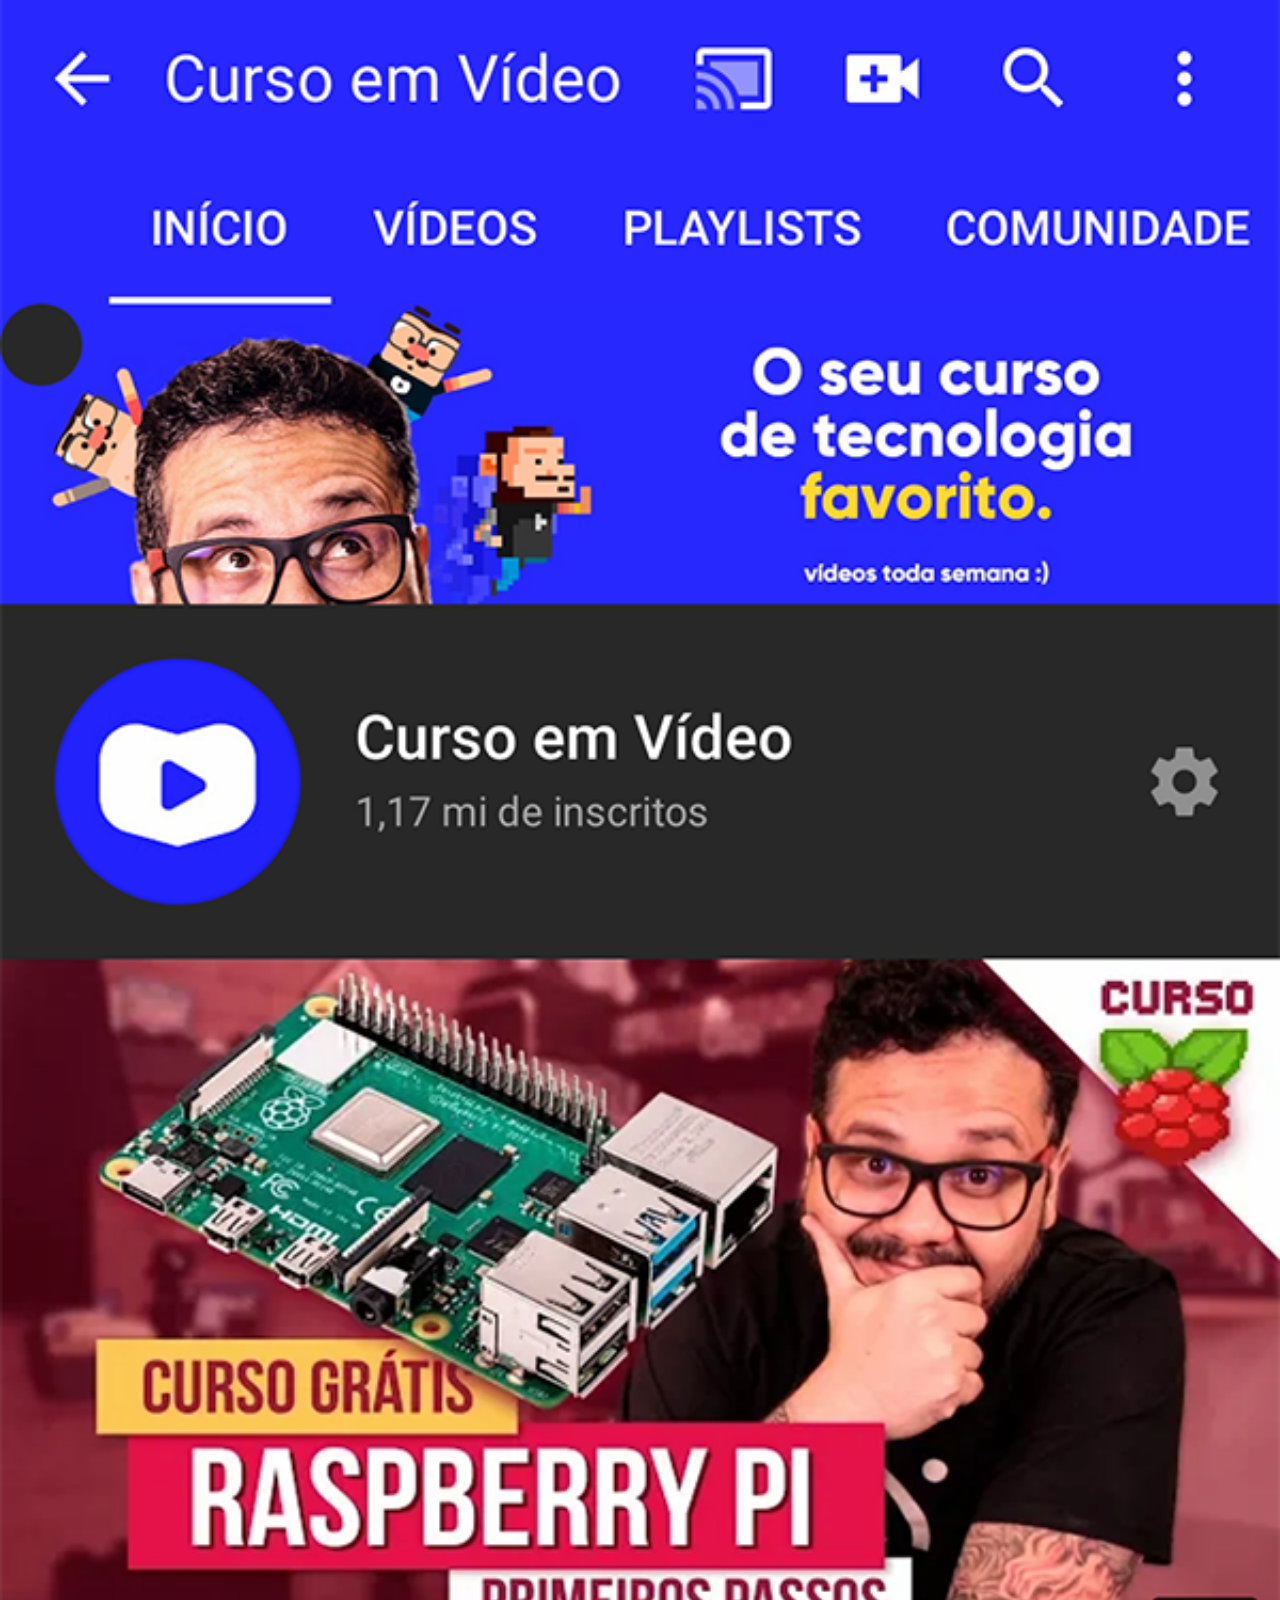
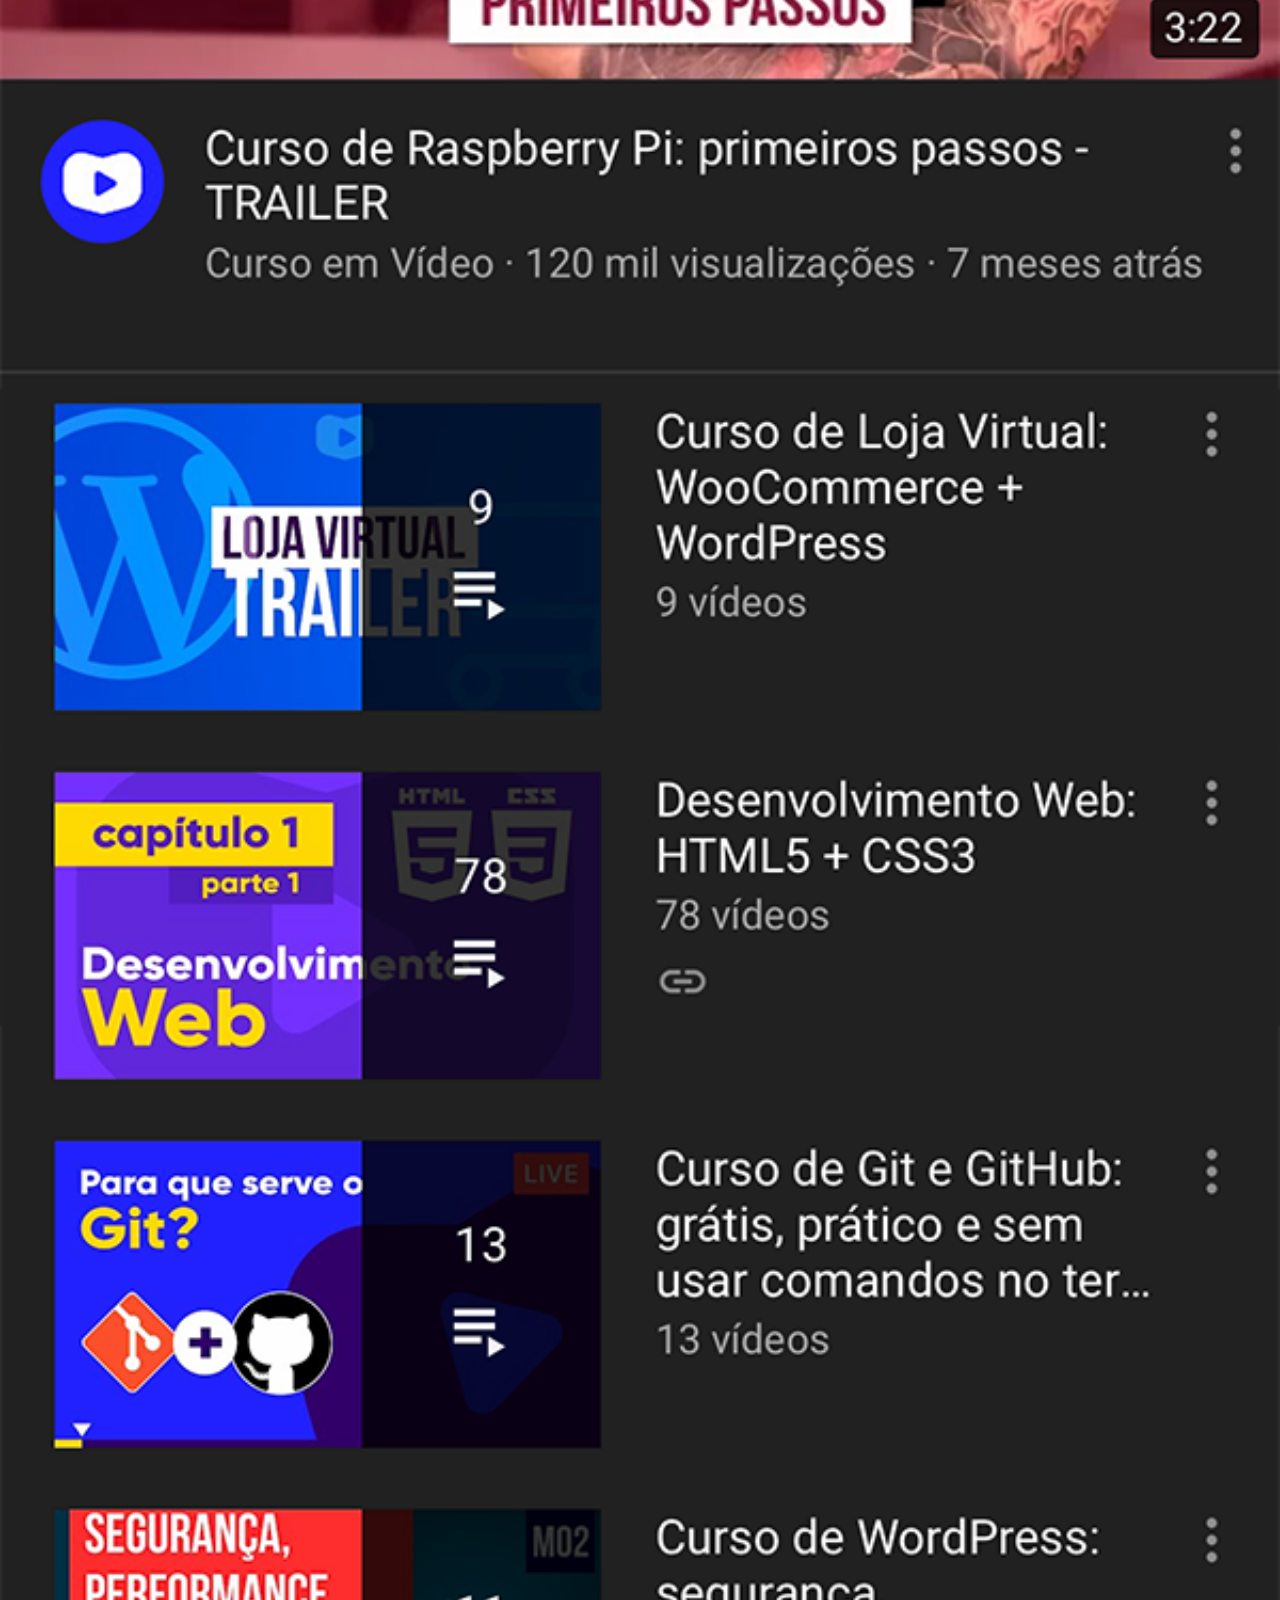
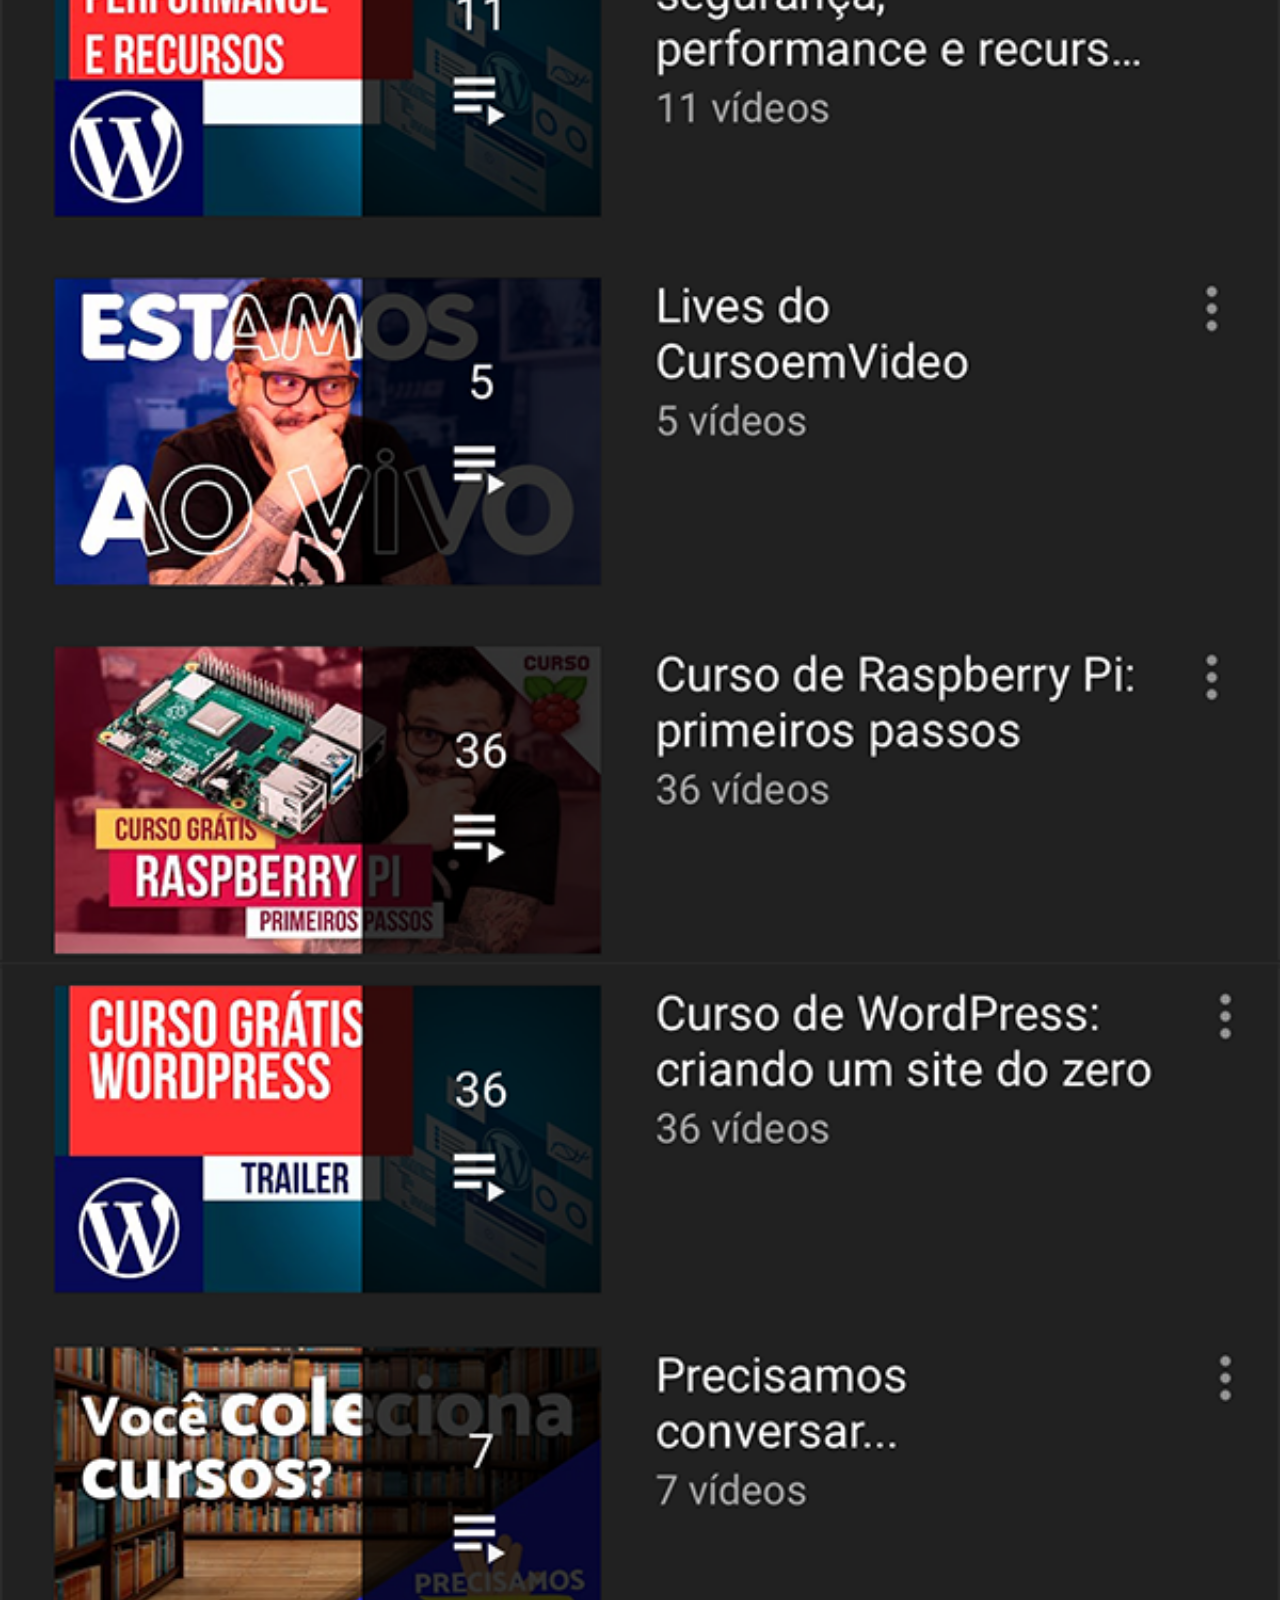
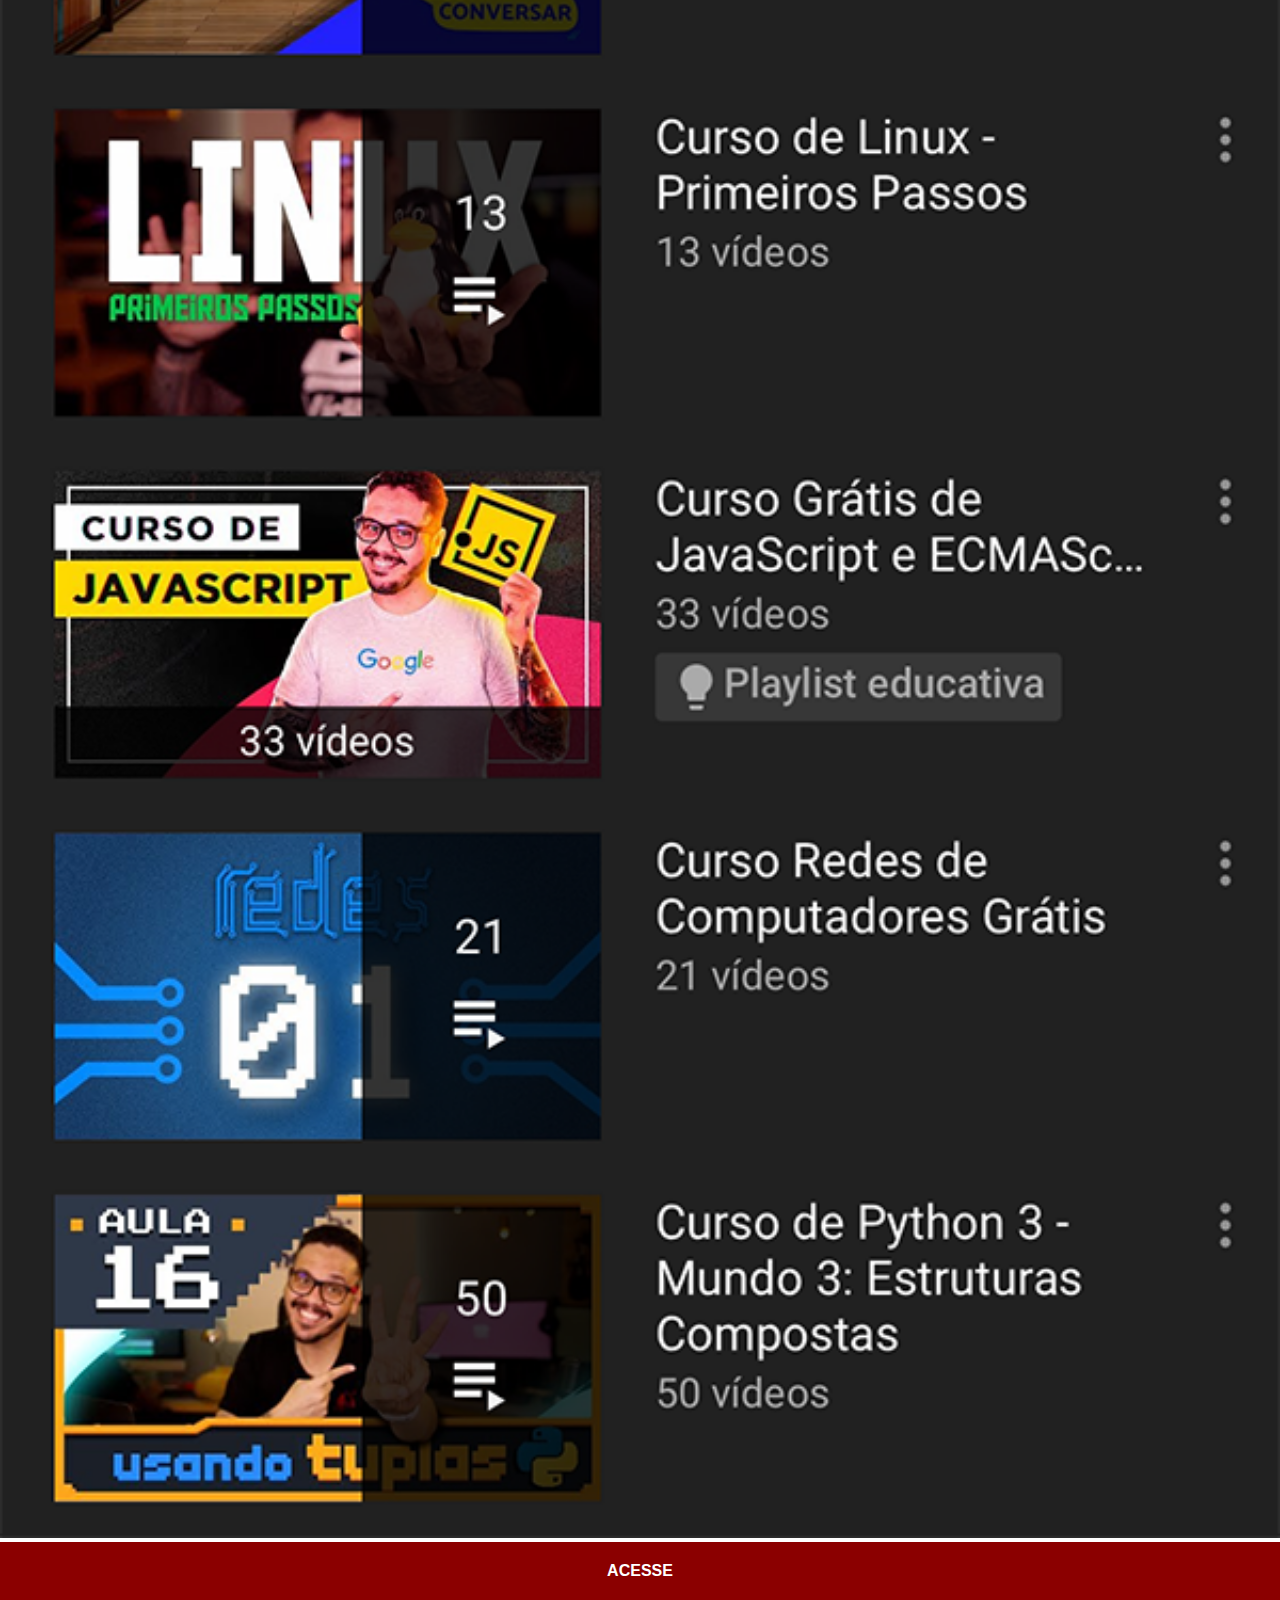
<file: youtube.html>
<!DOCTYPE html>
<html lang="pt-br">
<head>
  <meta charset="UTF-8">
  <meta http-equiv="X-UA-Compatible" content="IE=edge">
  <meta name="viewport" content="width=device-width, initial-scale=1.0">
  <title>Youtube</title>
  <link rel="stylesheet" href="estilos/social.css">
</head>
<body>
  <img src="imagens/tela-youtube.png" alt="Youtube">
  <a href="https://www.youtube.com/@CursoemVideo" target="_blank">ACESSE</a>
</body>
</html>
</file>
<file: estilos/style.css>
@charset "UTF-8";

*{
  margin: 0px;
  padding: 0px;
}
html, body{
  height: 100vh;
  width: 100vw;
  background-color: black;
}
body{
  background: url('/imagens/fundo-madeira.jpg') no-repeat top center;
}
main{
  position: relative;
  height: 100vh;
}
section#telefone{
  position: absolute;
  top: 50%;
  left: 50%;
transform: translate(-50%, -50%);

  height: 627px;
  width: 311px;

  background: url('../imagens/frame-iphone.png' ) no-repeat;
  background-size: cover;
  background-attachment: fixed;
}
iframe#tela{
  position: relative;
  top: 80px;
  left: 22px;
  width:267px ;
  height: 471px;
}
#redes-sociais {
  text-align: right;
}
#redes-sociais img{ 
  width: 50px;
  margin: 10px;
  border-radius: 50%;
  box-shadow: 2px 2px 5px rgba(0,0,0, 0.400);
  box-sizing: border-box;
}
section#redes-sociais img:hover {
  border: 2px solid rgba(255, 255, 255, 0.635);
  transform: translate(-3px,-3px);
  box-shadow: 5px 5px 10px rgba(0, 0, 0, 0.625);
  transition: transform .3;
}
</file>
<file: estilos/social.css>
*{margin: 0px;
      padding: 0px;
      font-family: Arial, Helvetica, sans-serif;

    }
    ::-webkit-scrollbar{
      width: 0px;
      height: 0px;
    }
    img{
      width: 100vw;

    }
    a{
      display: block;
      background-color: darkred;
      color: white;
      padding: 20px;
      text-align: center;
      font-weight: bolder;
      text-decoration: none;
    }
    a:hover{
      background-color: red;
    }
</file>
